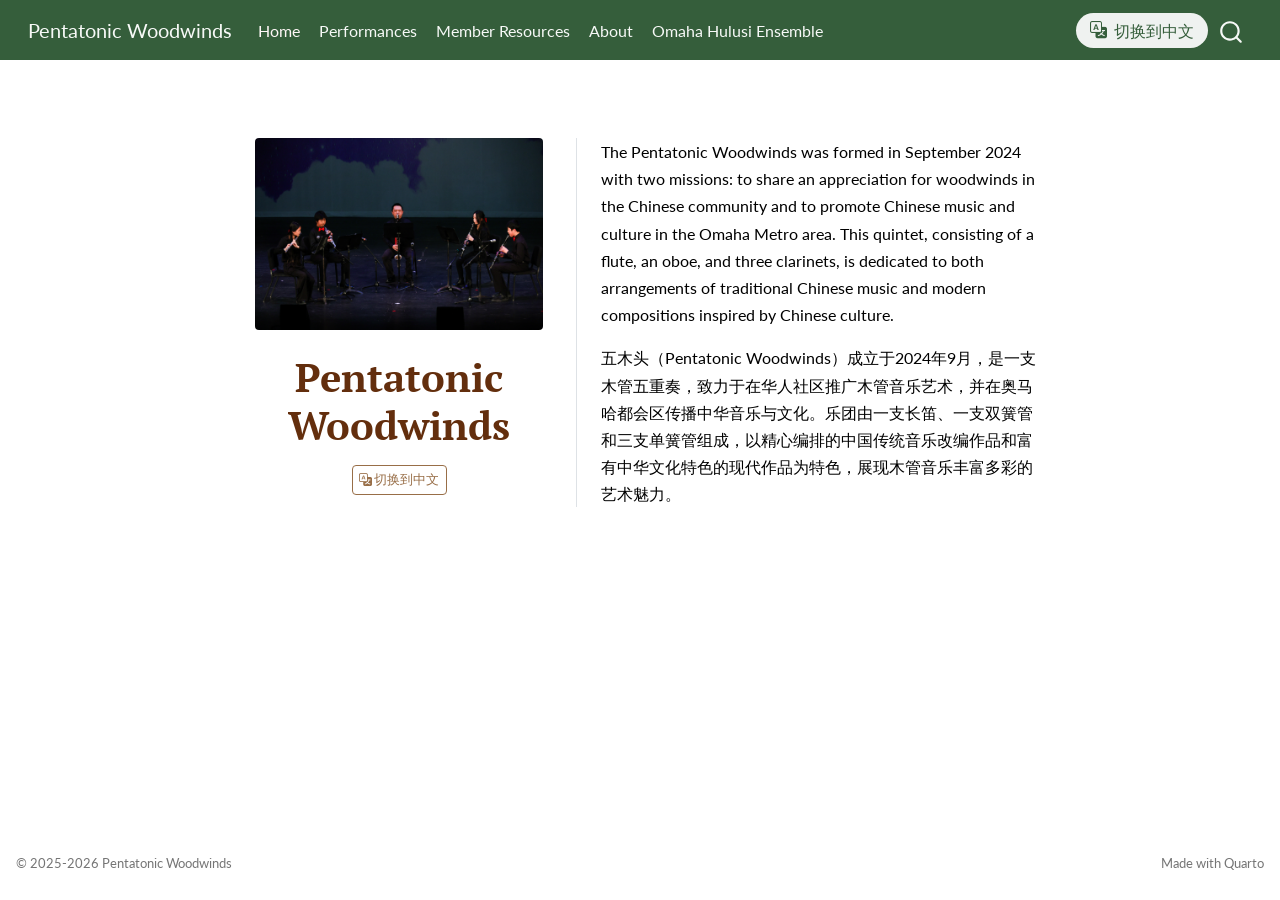
<file: docs/index.html>
<!DOCTYPE html>
<html xmlns="http://www.w3.org/1999/xhtml" lang="en" xml:lang="en"><head>

<meta charset="utf-8">
<meta name="generator" content="quarto-1.7.33">

<meta name="viewport" content="width=device-width, initial-scale=1.0, user-scalable=yes">


<title>Pentatonic Woodwinds</title>
<style>
code{white-space: pre-wrap;}
span.smallcaps{font-variant: small-caps;}
div.columns{display: flex; gap: min(4vw, 1.5em);}
div.column{flex: auto; overflow-x: auto;}
div.hanging-indent{margin-left: 1.5em; text-indent: -1.5em;}
ul.task-list{list-style: none;}
ul.task-list li input[type="checkbox"] {
  width: 0.8em;
  margin: 0 0.8em 0.2em -1em; /* quarto-specific, see https://github.com/quarto-dev/quarto-cli/issues/4556 */ 
  vertical-align: middle;
}
</style>


<script src="site_libs/quarto-nav/quarto-nav.js"></script>
<script src="site_libs/quarto-nav/headroom.min.js"></script>
<script src="site_libs/clipboard/clipboard.min.js"></script>
<script src="site_libs/quarto-search/autocomplete.umd.js"></script>
<script src="site_libs/quarto-search/fuse.min.js"></script>
<script src="site_libs/quarto-search/quarto-search.js"></script>
<meta name="quarto:offset" content="./">
<script src="site_libs/quarto-html/quarto.js" type="module"></script>
<script src="site_libs/quarto-html/tabsets/tabsets.js" type="module"></script>
<script src="site_libs/quarto-html/popper.min.js"></script>
<script src="site_libs/quarto-html/tippy.umd.min.js"></script>
<link href="site_libs/quarto-html/tippy.css" rel="stylesheet">
<link href="site_libs/quarto-html/quarto-syntax-highlighting-4931ad3a4f610300299060d87ad9de1f.css" rel="stylesheet" id="quarto-text-highlighting-styles">
<script src="site_libs/bootstrap/bootstrap.min.js"></script>
<link href="site_libs/bootstrap/bootstrap-icons.css" rel="stylesheet">
<link href="site_libs/bootstrap/bootstrap-2af9444a751143c533e33affe92fc59f.min.css" rel="stylesheet" append-hash="true" id="quarto-bootstrap" data-mode="light">
<script id="quarto-search-options" type="application/json">{
  "location": "navbar",
  "copy-button": false,
  "collapse-after": 3,
  "panel-placement": "end",
  "type": "overlay",
  "limit": 50,
  "keyboard-shortcut": [
    "f",
    "/",
    "s"
  ],
  "show-item-context": false,
  "language": {
    "search-no-results-text": "No results",
    "search-matching-documents-text": "matching documents",
    "search-copy-link-title": "Copy link to search",
    "search-hide-matches-text": "Hide additional matches",
    "search-more-match-text": "more match in this document",
    "search-more-matches-text": "more matches in this document",
    "search-clear-button-title": "Clear",
    "search-text-placeholder": "",
    "search-detached-cancel-button-title": "Cancel",
    "search-submit-button-title": "Submit",
    "search-label": "Search"
  }
}</script>
<script>
  // Set the language before first paint so the hidden half never flashes.
  // With JavaScript off no data-lang is set, the .lang-* rules never match,
  // and both languages stay visible.
  (function () {
    var stored = null;
    try { stored = window.localStorage.getItem("site-lang"); } catch (e) {}
    var lang = (stored === "zh" || stored === "en") ? stored
      : (navigator.language || "").toLowerCase().indexOf("zh") === 0 ? "zh" : "en";
    document.documentElement.setAttribute("data-lang", lang);
    document.documentElement.setAttribute("lang", lang === "zh" ? "zh-Hans" : "en");
  })();
</script>
<meta name="description" content="A Chinese woodwind quintet in the Omaha metro area: a flute, an oboe and three clarinets performing traditional and contemporary Chinese music.">
<meta property="og:description" content="A Chinese woodwind quintet in the Omaha metro area: a flute, an oboe and three clarinets performing traditional and contemporary Chinese music.">
<meta name="twitter:description" content="A Chinese woodwind quintet in the Omaha metro area: a flute, an oboe and three clarinets performing traditional and contemporary Chinese music.">


<meta property="og:title" content="Pentatonic Woodwinds">
<meta property="og:image" content="https://www.luozijun.com/pentatonicwoodwinds/images/gala2025.jpeg">
<meta property="og:site_name" content="Pentatonic Woodwinds">
<meta name="twitter:title" content="Pentatonic Woodwinds">
<meta name="twitter:image" content="https://www.luozijun.com/pentatonicwoodwinds/images/gala2025.jpeg">
<meta name="twitter:card" content="summary_large_image">
</head>

<body class="nav-fixed fullcontent quarto-light">

<div id="quarto-search-results"></div>
  <header id="quarto-header" class="headroom fixed-top">
    <nav class="navbar navbar-expand-lg " data-bs-theme="dark">
      <div class="navbar-container container-fluid">
      <div class="navbar-brand-container mx-auto">
    <a class="navbar-brand" href="./index.html">
    <span class="navbar-title">Pentatonic Woodwinds</span>
    </a>
  </div>
            <div id="quarto-search" class="" title="Search"></div>
          <button class="navbar-toggler" type="button" data-bs-toggle="collapse" data-bs-target="#navbarCollapse" aria-controls="navbarCollapse" role="menu" aria-expanded="false" aria-label="Toggle navigation" onclick="if (window.quartoToggleHeadroom) { window.quartoToggleHeadroom(); }">
  <span class="navbar-toggler-icon"></span>
</button>
          <div class="collapse navbar-collapse" id="navbarCollapse">
            <ul class="navbar-nav navbar-nav-scroll me-auto">
  <li class="nav-item">
    <a class="nav-link active" href="./index.html" aria-current="page"> 
<span class="menu-text">Home</span></a>
  </li>  
  <li class="nav-item">
    <a class="nav-link" href="./performances.html"> 
<span class="menu-text">Performances</span></a>
  </li>  
  <li class="nav-item">
    <a class="nav-link" href="./member.html"> 
<span class="menu-text">Member Resources</span></a>
  </li>  
  <li class="nav-item">
    <a class="nav-link" href="./about.html"> 
<span class="menu-text">About</span></a>
  </li>  
  <li class="nav-item">
    <a class="nav-link" href="https://www.luozijun.com/omahahulusi/"> 
<span class="menu-text">Omaha Hulusi Ensemble</span></a>
  </li>  
</ul>
          </div> <!-- /navcollapse -->
            <div class="quarto-navbar-tools">
</div>
      </div> <!-- /container-fluid -->
    </nav>
</header>
<!-- content -->
<div id="quarto-content" class="quarto-container page-columns page-rows-contents page-layout-article page-navbar">
<!-- sidebar -->
<!-- margin-sidebar -->
    
<!-- main -->
<main class="content" id="quarto-document-content">




<div class="quarto-about-trestles">
  <div class="about-entity">
    <img src="images/gala2025.jpeg" class="about-image
  rounded " style="width: 18em;">
<header id="title-block-header" class="quarto-title-block default">
<div class="quarto-title">
<h1 class="title">Pentatonic Woodwinds</h1>
</div>
<div class="quarto-title-meta">
  </div>
</header>
  </div>
  <div class="about-contents"><div id="hero-heading">
<div class="lang-en" lang="en">
<p>The Pentatonic Woodwinds was formed in September 2024 with two missions: to share an appreciation for woodwinds in the Chinese community and to promote Chinese music and culture in the Omaha Metro area. This quintet, consisting of a flute, an oboe, and three clarinets, is dedicated to both arrangements of traditional Chinese music and modern compositions inspired by Chinese culture.</p>
</div>
<div class="lang-zh" lang="zh-Hans">
<p>五木头（Pentatonic Woodwinds）成立于2024年9月，是一支木管五重奏，致力于在华人社区推广木管音乐艺术，并在奥马哈都会区传播中华音乐与文化。乐团由一支长笛、一支双簧管和三支单簧管组成，以精心编排的中国传统音乐改编作品和富有中华文化特色的现代作品为特色，展现木管音乐丰富多彩的艺术魅力。</p>
</div>
</div></div>
</div>





</main> <!-- /main -->
<script>
  // Site chrome that Quarto generates outside the .qmd sources: navbar labels,
  // page titles, descriptions and the footer. Page *content* is switched by the
  // .lang-en / .lang-zh rules in styles.scss instead.
  (function () {
    var STORAGE_KEY = "site-lang";

    var ZH = {
      "Pentatonic Woodwinds": "五木头",
      "Home": "首页",
      "Performances": "演出",
      "Member Resources": "团员资源",
      "About": "关于",
      "Omaha Hulusi Ensemble": "奥马哈葫芦丝合奏团",
      "The Pentatonic Woodwinds – a flute, an oboe and three clarinets – formed in September 2024 to share woodwind music in the Chinese community and promote Chinese music and culture across the Omaha metro area.":
        "五木头由一支长笛、一支双簧管和三支单簧管组成，成立于2024年9月，致力于在华人社区推广木管音乐，并在奥马哈都会区传播中华音乐与文化。",
      "Concerts, community performances and cultural exchange events by the Pentatonic Woodwinds in the Omaha metro area.":
        "五木头在奥马哈都会区的音乐会、社区演出与文化交流活动。",
      "Made with": "制作工具",
      "Search": "搜索"
    };

    // [button id, label id] for each language switch on the page.
    var SWITCHES = [
      ["lang-switch", "lang-switch-label"],
      ["lang-switch-hero", "lang-switch-hero-label"]
    ];

    // Elements whose text is swapped wholesale. Each entry is remembered with its
    // original English text so switching back is lossless.
    var SELECTORS = [
      ".navbar-title",
      ".navbar-nav .menu-text",
      "h1.title",
      "#title-block-header .description p",
      ".nav-footer a",
      "#quarto-search"
    ];

    function collect() {
      var out = [];
      SELECTORS.forEach(function (sel) {
        Array.prototype.forEach.call(document.querySelectorAll(sel), function (el) {
          var en = el.getAttribute("data-en");
          if (en === null) {
            en = el.id === "quarto-search" ? el.getAttribute("title") : el.textContent.trim();
            if (!en || !ZH[en]) return;
            el.setAttribute("data-en", en);
          }
          out.push(el);
        });
      });
      return out;
    }

    function apply(lang) {
      var zh = lang === "zh";
      collect().forEach(function (el) {
        var en = el.getAttribute("data-en");
        var text = zh ? ZH[en] : en;
        if (el.id === "quarto-search") {
          el.setAttribute("title", text);
          var input = el.querySelector("input");
          if (input) input.setAttribute("placeholder", text);
        } else {
          el.textContent = text;
        }
      });

      // "Made with Quarto" keeps the Quarto link, so only its lead-in moves.
      var madeWith = document.querySelector(".nav-footer-right p");
      if (madeWith && madeWith.firstChild && madeWith.firstChild.nodeType === 3) {
        madeWith.firstChild.nodeValue = zh ? "制作工具：" : "Made with ";
      }

      var titled = document.querySelector("h1.title");
      if (titled) {
        var suffix = zh ? " – 五木头" : " – Pentatonic Woodwinds";
        document.title = titled.textContent === (zh ? ZH["Pentatonic Woodwinds"] : "Pentatonic Woodwinds")
          ? titled.textContent
          : titled.textContent + suffix;
      }

      document.documentElement.setAttribute("data-lang", lang);
      document.documentElement.setAttribute("lang", zh ? "zh-Hans" : "en");

      // Phrase the label as an instruction, written in the language it
      // switches *to*: a Chinese speaker landing on the English page sees
      // Chinese text, which is what draws the eye, and vice versa.
      var instruction = zh ? "Switch to English" : "切换到中文";
      SWITCHES.forEach(function (ids) {
        var button = document.getElementById(ids[0]);
        var label = document.getElementById(ids[1]);
        if (!button || !label) return;
        label.textContent = instruction;
        label.setAttribute("lang", zh ? "en" : "zh-Hans");
        button.setAttribute("aria-label", instruction);
      });
    }

    function toggle(event) {
      event.preventDefault();
      var next = document.documentElement.getAttribute("data-lang") === "zh" ? "en" : "zh";
      try { window.localStorage.setItem(STORAGE_KEY, next); } catch (e) {}
      apply(next);
    }

    function mountNavbar() {
      var collapse = document.getElementById("navbarCollapse");
      if (!collapse || document.getElementById("lang-switch")) return;

      var list = document.createElement("ul");
      list.className = "navbar-nav navbar-nav-scroll";
      list.id = "lang-switch-nav";
      list.innerHTML =
        '<li class="nav-item">' +
        '<a class="nav-link" href="#" id="lang-switch" role="button">' +
        '<i class="bi bi-translate" aria-hidden="true"></i>' +
        '<span id="lang-switch-label"></span>' +
        "</a></li>";
      collapse.appendChild(list);
      document.getElementById("lang-switch").addEventListener("click", toggle);
    }

    // A second switch under the title on the About-template home page, built to
    // match Quarto's own about-link markup. Injected rather than declared as an
    // `about: links:` entry because Quarto rewrites those hrefs to be
    // site-root-relative ("/index.html#lang"), which points off this site to
    // luozijun.com. Injecting also means no switch appears when scripting is
    // off, which is right: both languages are already visible then.
    function mountHero() {
      var entity = document.querySelector(".quarto-about-trestles .about-entity");
      if (!entity || document.getElementById("lang-switch-hero")) return;

      var header = entity.querySelector("#title-block-header");
      if (!header) return;

      var links = entity.querySelector(".about-links");
      if (!links) {
        links = document.createElement("div");
        links.className = "about-links";
        header.insertAdjacentElement("afterend", links);
      }

      var link = document.createElement("a");
      link.className = "about-link";
      link.id = "lang-switch-hero";
      link.href = "#";
      link.setAttribute("role", "button");
      link.innerHTML =
        '<i class="bi bi-translate" aria-hidden="true"></i>' +
        '<span class="about-link-text" id="lang-switch-hero-label"></span>';
      links.appendChild(link);
      link.addEventListener("click", toggle);
    }

    function init() {
      mountNavbar();
      mountHero();
      apply(document.documentElement.getAttribute("data-lang") || "en");
    }

    if (document.readyState === "loading") {
      document.addEventListener("DOMContentLoaded", init);
    } else {
      init();
    }

    // Quarto builds the search input asynchronously, so watch for it rather
    // than depend on script order.
    var search = document.getElementById("quarto-search");
    if (search && window.MutationObserver) {
      new MutationObserver(function () {
        var input = search.querySelector("input");
        if (!input) return;
        var zh = document.documentElement.getAttribute("data-lang") === "zh";
        input.setAttribute("placeholder", zh ? ZH["Search"] : "Search");
      }).observe(search, { childList: true, subtree: true });
    }
  })();
</script>
<script id="quarto-html-after-body" type="application/javascript">
  window.document.addEventListener("DOMContentLoaded", function (event) {
    const isCodeAnnotation = (el) => {
      for (const clz of el.classList) {
        if (clz.startsWith('code-annotation-')) {                     
          return true;
        }
      }
      return false;
    }
    const onCopySuccess = function(e) {
      // button target
      const button = e.trigger;
      // don't keep focus
      button.blur();
      // flash "checked"
      button.classList.add('code-copy-button-checked');
      var currentTitle = button.getAttribute("title");
      button.setAttribute("title", "Copied!");
      let tooltip;
      if (window.bootstrap) {
        button.setAttribute("data-bs-toggle", "tooltip");
        button.setAttribute("data-bs-placement", "left");
        button.setAttribute("data-bs-title", "Copied!");
        tooltip = new bootstrap.Tooltip(button, 
          { trigger: "manual", 
            customClass: "code-copy-button-tooltip",
            offset: [0, -8]});
        tooltip.show();    
      }
      setTimeout(function() {
        if (tooltip) {
          tooltip.hide();
          button.removeAttribute("data-bs-title");
          button.removeAttribute("data-bs-toggle");
          button.removeAttribute("data-bs-placement");
        }
        button.setAttribute("title", currentTitle);
        button.classList.remove('code-copy-button-checked');
      }, 1000);
      // clear code selection
      e.clearSelection();
    }
    const getTextToCopy = function(trigger) {
        const codeEl = trigger.previousElementSibling.cloneNode(true);
        for (const childEl of codeEl.children) {
          if (isCodeAnnotation(childEl)) {
            childEl.remove();
          }
        }
        return codeEl.innerText;
    }
    const clipboard = new window.ClipboardJS('.code-copy-button:not([data-in-quarto-modal])', {
      text: getTextToCopy
    });
    clipboard.on('success', onCopySuccess);
    if (window.document.getElementById('quarto-embedded-source-code-modal')) {
      const clipboardModal = new window.ClipboardJS('.code-copy-button[data-in-quarto-modal]', {
        text: getTextToCopy,
        container: window.document.getElementById('quarto-embedded-source-code-modal')
      });
      clipboardModal.on('success', onCopySuccess);
    }
      var localhostRegex = new RegExp(/^(?:http|https):\/\/localhost\:?[0-9]*\//);
      var mailtoRegex = new RegExp(/^mailto:/);
        var filterRegex = new RegExp("https:\/\/www\.luozijun\.com\/pentatonicwoodwinds");
      var isInternal = (href) => {
          return filterRegex.test(href) || localhostRegex.test(href) || mailtoRegex.test(href);
      }
      // Inspect non-navigation links and adorn them if external
     var links = window.document.querySelectorAll('a[href]:not(.nav-link):not(.navbar-brand):not(.toc-action):not(.sidebar-link):not(.sidebar-item-toggle):not(.pagination-link):not(.no-external):not([aria-hidden]):not(.dropdown-item):not(.quarto-navigation-tool):not(.about-link)');
      for (var i=0; i<links.length; i++) {
        const link = links[i];
        if (!isInternal(link.href)) {
          // undo the damage that might have been done by quarto-nav.js in the case of
          // links that we want to consider external
          if (link.dataset.originalHref !== undefined) {
            link.href = link.dataset.originalHref;
          }
        }
      }
    function tippyHover(el, contentFn, onTriggerFn, onUntriggerFn) {
      const config = {
        allowHTML: true,
        maxWidth: 500,
        delay: 100,
        arrow: false,
        appendTo: function(el) {
            return el.parentElement;
        },
        interactive: true,
        interactiveBorder: 10,
        theme: 'quarto',
        placement: 'bottom-start',
      };
      if (contentFn) {
        config.content = contentFn;
      }
      if (onTriggerFn) {
        config.onTrigger = onTriggerFn;
      }
      if (onUntriggerFn) {
        config.onUntrigger = onUntriggerFn;
      }
      window.tippy(el, config); 
    }
    const noterefs = window.document.querySelectorAll('a[role="doc-noteref"]');
    for (var i=0; i<noterefs.length; i++) {
      const ref = noterefs[i];
      tippyHover(ref, function() {
        // use id or data attribute instead here
        let href = ref.getAttribute('data-footnote-href') || ref.getAttribute('href');
        try { href = new URL(href).hash; } catch {}
        const id = href.replace(/^#\/?/, "");
        const note = window.document.getElementById(id);
        if (note) {
          return note.innerHTML;
        } else {
          return "";
        }
      });
    }
    const xrefs = window.document.querySelectorAll('a.quarto-xref');
    const processXRef = (id, note) => {
      // Strip column container classes
      const stripColumnClz = (el) => {
        el.classList.remove("page-full", "page-columns");
        if (el.children) {
          for (const child of el.children) {
            stripColumnClz(child);
          }
        }
      }
      stripColumnClz(note)
      if (id === null || id.startsWith('sec-')) {
        // Special case sections, only their first couple elements
        const container = document.createElement("div");
        if (note.children && note.children.length > 2) {
          container.appendChild(note.children[0].cloneNode(true));
          for (let i = 1; i < note.children.length; i++) {
            const child = note.children[i];
            if (child.tagName === "P" && child.innerText === "") {
              continue;
            } else {
              container.appendChild(child.cloneNode(true));
              break;
            }
          }
          if (window.Quarto?.typesetMath) {
            window.Quarto.typesetMath(container);
          }
          return container.innerHTML
        } else {
          if (window.Quarto?.typesetMath) {
            window.Quarto.typesetMath(note);
          }
          return note.innerHTML;
        }
      } else {
        // Remove any anchor links if they are present
        const anchorLink = note.querySelector('a.anchorjs-link');
        if (anchorLink) {
          anchorLink.remove();
        }
        if (window.Quarto?.typesetMath) {
          window.Quarto.typesetMath(note);
        }
        if (note.classList.contains("callout")) {
          return note.outerHTML;
        } else {
          return note.innerHTML;
        }
      }
    }
    for (var i=0; i<xrefs.length; i++) {
      const xref = xrefs[i];
      tippyHover(xref, undefined, function(instance) {
        instance.disable();
        let url = xref.getAttribute('href');
        let hash = undefined; 
        if (url.startsWith('#')) {
          hash = url;
        } else {
          try { hash = new URL(url).hash; } catch {}
        }
        if (hash) {
          const id = hash.replace(/^#\/?/, "");
          const note = window.document.getElementById(id);
          if (note !== null) {
            try {
              const html = processXRef(id, note.cloneNode(true));
              instance.setContent(html);
            } finally {
              instance.enable();
              instance.show();
            }
          } else {
            // See if we can fetch this
            fetch(url.split('#')[0])
            .then(res => res.text())
            .then(html => {
              const parser = new DOMParser();
              const htmlDoc = parser.parseFromString(html, "text/html");
              const note = htmlDoc.getElementById(id);
              if (note !== null) {
                const html = processXRef(id, note);
                instance.setContent(html);
              } 
            }).finally(() => {
              instance.enable();
              instance.show();
            });
          }
        } else {
          // See if we can fetch a full url (with no hash to target)
          // This is a special case and we should probably do some content thinning / targeting
          fetch(url)
          .then(res => res.text())
          .then(html => {
            const parser = new DOMParser();
            const htmlDoc = parser.parseFromString(html, "text/html");
            const note = htmlDoc.querySelector('main.content');
            if (note !== null) {
              // This should only happen for chapter cross references
              // (since there is no id in the URL)
              // remove the first header
              if (note.children.length > 0 && note.children[0].tagName === "HEADER") {
                note.children[0].remove();
              }
              const html = processXRef(null, note);
              instance.setContent(html);
            } 
          }).finally(() => {
            instance.enable();
            instance.show();
          });
        }
      }, function(instance) {
      });
    }
        let selectedAnnoteEl;
        const selectorForAnnotation = ( cell, annotation) => {
          let cellAttr = 'data-code-cell="' + cell + '"';
          let lineAttr = 'data-code-annotation="' +  annotation + '"';
          const selector = 'span[' + cellAttr + '][' + lineAttr + ']';
          return selector;
        }
        const selectCodeLines = (annoteEl) => {
          const doc = window.document;
          const targetCell = annoteEl.getAttribute("data-target-cell");
          const targetAnnotation = annoteEl.getAttribute("data-target-annotation");
          const annoteSpan = window.document.querySelector(selectorForAnnotation(targetCell, targetAnnotation));
          const lines = annoteSpan.getAttribute("data-code-lines").split(",");
          const lineIds = lines.map((line) => {
            return targetCell + "-" + line;
          })
          let top = null;
          let height = null;
          let parent = null;
          if (lineIds.length > 0) {
              //compute the position of the single el (top and bottom and make a div)
              const el = window.document.getElementById(lineIds[0]);
              top = el.offsetTop;
              height = el.offsetHeight;
              parent = el.parentElement.parentElement;
            if (lineIds.length > 1) {
              const lastEl = window.document.getElementById(lineIds[lineIds.length - 1]);
              const bottom = lastEl.offsetTop + lastEl.offsetHeight;
              height = bottom - top;
            }
            if (top !== null && height !== null && parent !== null) {
              // cook up a div (if necessary) and position it 
              let div = window.document.getElementById("code-annotation-line-highlight");
              if (div === null) {
                div = window.document.createElement("div");
                div.setAttribute("id", "code-annotation-line-highlight");
                div.style.position = 'absolute';
                parent.appendChild(div);
              }
              div.style.top = top - 2 + "px";
              div.style.height = height + 4 + "px";
              div.style.left = 0;
              let gutterDiv = window.document.getElementById("code-annotation-line-highlight-gutter");
              if (gutterDiv === null) {
                gutterDiv = window.document.createElement("div");
                gutterDiv.setAttribute("id", "code-annotation-line-highlight-gutter");
                gutterDiv.style.position = 'absolute';
                const codeCell = window.document.getElementById(targetCell);
                const gutter = codeCell.querySelector('.code-annotation-gutter');
                gutter.appendChild(gutterDiv);
              }
              gutterDiv.style.top = top - 2 + "px";
              gutterDiv.style.height = height + 4 + "px";
            }
            selectedAnnoteEl = annoteEl;
          }
        };
        const unselectCodeLines = () => {
          const elementsIds = ["code-annotation-line-highlight", "code-annotation-line-highlight-gutter"];
          elementsIds.forEach((elId) => {
            const div = window.document.getElementById(elId);
            if (div) {
              div.remove();
            }
          });
          selectedAnnoteEl = undefined;
        };
          // Handle positioning of the toggle
      window.addEventListener(
        "resize",
        throttle(() => {
          elRect = undefined;
          if (selectedAnnoteEl) {
            selectCodeLines(selectedAnnoteEl);
          }
        }, 10)
      );
      function throttle(fn, ms) {
      let throttle = false;
      let timer;
        return (...args) => {
          if(!throttle) { // first call gets through
              fn.apply(this, args);
              throttle = true;
          } else { // all the others get throttled
              if(timer) clearTimeout(timer); // cancel #2
              timer = setTimeout(() => {
                fn.apply(this, args);
                timer = throttle = false;
              }, ms);
          }
        };
      }
        // Attach click handler to the DT
        const annoteDls = window.document.querySelectorAll('dt[data-target-cell]');
        for (const annoteDlNode of annoteDls) {
          annoteDlNode.addEventListener('click', (event) => {
            const clickedEl = event.target;
            if (clickedEl !== selectedAnnoteEl) {
              unselectCodeLines();
              const activeEl = window.document.querySelector('dt[data-target-cell].code-annotation-active');
              if (activeEl) {
                activeEl.classList.remove('code-annotation-active');
              }
              selectCodeLines(clickedEl);
              clickedEl.classList.add('code-annotation-active');
            } else {
              // Unselect the line
              unselectCodeLines();
              clickedEl.classList.remove('code-annotation-active');
            }
          });
        }
    const findCites = (el) => {
      const parentEl = el.parentElement;
      if (parentEl) {
        const cites = parentEl.dataset.cites;
        if (cites) {
          return {
            el,
            cites: cites.split(' ')
          };
        } else {
          return findCites(el.parentElement)
        }
      } else {
        return undefined;
      }
    };
    var bibliorefs = window.document.querySelectorAll('a[role="doc-biblioref"]');
    for (var i=0; i<bibliorefs.length; i++) {
      const ref = bibliorefs[i];
      const citeInfo = findCites(ref);
      if (citeInfo) {
        tippyHover(citeInfo.el, function() {
          var popup = window.document.createElement('div');
          citeInfo.cites.forEach(function(cite) {
            var citeDiv = window.document.createElement('div');
            citeDiv.classList.add('hanging-indent');
            citeDiv.classList.add('csl-entry');
            var biblioDiv = window.document.getElementById('ref-' + cite);
            if (biblioDiv) {
              citeDiv.innerHTML = biblioDiv.innerHTML;
            }
            popup.appendChild(citeDiv);
          });
          return popup.innerHTML;
        });
      }
    }
  });
  </script>
</div> <!-- /content -->
<footer class="footer">
  <div class="nav-footer">
    <div class="nav-footer-left">
<p>© 2025-2026 <a href="https://www.luozijun.com/pentatonicwoodwinds">Pentatonic Woodwinds</a><br></p>
</div>   
    <div class="nav-footer-center">
      &nbsp;
    </div>
    <div class="nav-footer-right">
<p>Made with <a href="https://quarto.org/">Quarto</a><br></p>
</div>
  </div>
</footer>




</body></html>
</file>
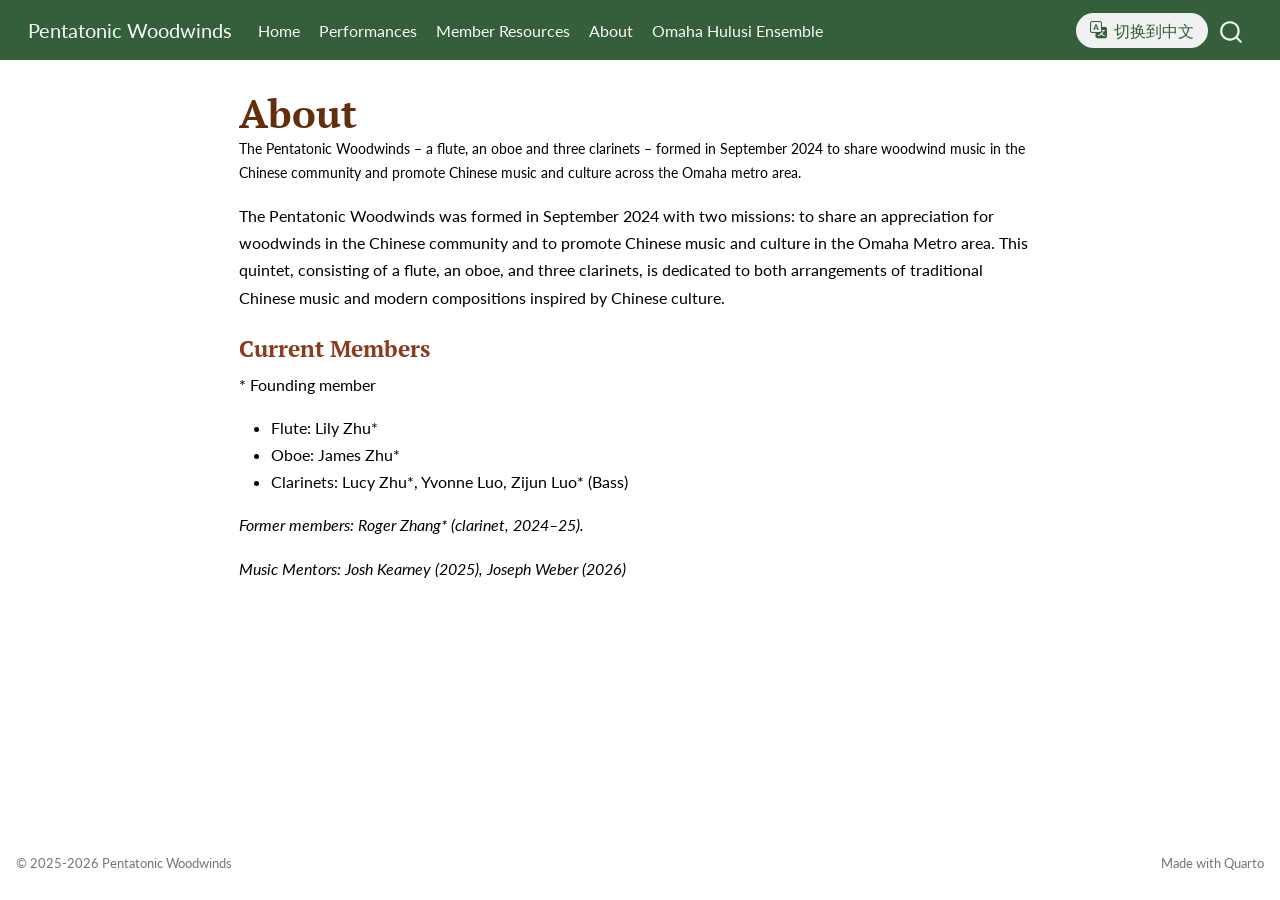
<file: docs/about.html>
<!DOCTYPE html>
<html xmlns="http://www.w3.org/1999/xhtml" lang="en" xml:lang="en"><head>

<meta charset="utf-8">
<meta name="generator" content="quarto-1.7.33">

<meta name="viewport" content="width=device-width, initial-scale=1.0, user-scalable=yes">

<meta name="description" content="The Pentatonic Woodwinds – a flute, an oboe and three clarinets – formed in September 2024 to share woodwind music in the Chinese community and promote Chinese music and culture across the Omaha metro area.">

<title>About – Pentatonic Woodwinds</title>
<style>
code{white-space: pre-wrap;}
span.smallcaps{font-variant: small-caps;}
div.columns{display: flex; gap: min(4vw, 1.5em);}
div.column{flex: auto; overflow-x: auto;}
div.hanging-indent{margin-left: 1.5em; text-indent: -1.5em;}
ul.task-list{list-style: none;}
ul.task-list li input[type="checkbox"] {
  width: 0.8em;
  margin: 0 0.8em 0.2em -1em; /* quarto-specific, see https://github.com/quarto-dev/quarto-cli/issues/4556 */ 
  vertical-align: middle;
}
</style>


<script src="site_libs/quarto-nav/quarto-nav.js"></script>
<script src="site_libs/quarto-nav/headroom.min.js"></script>
<script src="site_libs/clipboard/clipboard.min.js"></script>
<script src="site_libs/quarto-search/autocomplete.umd.js"></script>
<script src="site_libs/quarto-search/fuse.min.js"></script>
<script src="site_libs/quarto-search/quarto-search.js"></script>
<meta name="quarto:offset" content="./">
<script src="site_libs/quarto-html/quarto.js" type="module"></script>
<script src="site_libs/quarto-html/tabsets/tabsets.js" type="module"></script>
<script src="site_libs/quarto-html/popper.min.js"></script>
<script src="site_libs/quarto-html/tippy.umd.min.js"></script>
<script src="site_libs/quarto-html/anchor.min.js"></script>
<link href="site_libs/quarto-html/tippy.css" rel="stylesheet">
<link href="site_libs/quarto-html/quarto-syntax-highlighting-4931ad3a4f610300299060d87ad9de1f.css" rel="stylesheet" id="quarto-text-highlighting-styles">
<script src="site_libs/bootstrap/bootstrap.min.js"></script>
<link href="site_libs/bootstrap/bootstrap-icons.css" rel="stylesheet">
<link href="site_libs/bootstrap/bootstrap-2af9444a751143c533e33affe92fc59f.min.css" rel="stylesheet" append-hash="true" id="quarto-bootstrap" data-mode="light">
<script id="quarto-search-options" type="application/json">{
  "location": "navbar",
  "copy-button": false,
  "collapse-after": 3,
  "panel-placement": "end",
  "type": "overlay",
  "limit": 50,
  "keyboard-shortcut": [
    "f",
    "/",
    "s"
  ],
  "show-item-context": false,
  "language": {
    "search-no-results-text": "No results",
    "search-matching-documents-text": "matching documents",
    "search-copy-link-title": "Copy link to search",
    "search-hide-matches-text": "Hide additional matches",
    "search-more-match-text": "more match in this document",
    "search-more-matches-text": "more matches in this document",
    "search-clear-button-title": "Clear",
    "search-text-placeholder": "",
    "search-detached-cancel-button-title": "Cancel",
    "search-submit-button-title": "Submit",
    "search-label": "Search"
  }
}</script>
<script>
  // Set the language before first paint so the hidden half never flashes.
  // With JavaScript off no data-lang is set, the .lang-* rules never match,
  // and both languages stay visible.
  (function () {
    var stored = null;
    try { stored = window.localStorage.getItem("site-lang"); } catch (e) {}
    var lang = (stored === "zh" || stored === "en") ? stored
      : (navigator.language || "").toLowerCase().indexOf("zh") === 0 ? "zh" : "en";
    document.documentElement.setAttribute("data-lang", lang);
    document.documentElement.setAttribute("lang", lang === "zh" ? "zh-Hans" : "en");
  })();
</script>


<meta property="og:title" content="About – Pentatonic Woodwinds">
<meta property="og:description" content="The Pentatonic Woodwinds – a flute, an oboe and three clarinets – formed in September 2024 to share woodwind music in the Chinese community and promote Chinese music and culture across the Omaha metro area.">
<meta property="og:image" content="https://www.luozijun.com/pentatonicwoodwinds/images/gala2025.jpeg">
<meta property="og:site_name" content="Pentatonic Woodwinds">
<meta name="twitter:title" content="About – Pentatonic Woodwinds">
<meta name="twitter:description" content="The Pentatonic Woodwinds – a flute, an oboe and three clarinets – formed in September 2024 to share woodwind music in the Chinese community and promote Chinese music and culture across the Omaha metro area.">
<meta name="twitter:image" content="https://www.luozijun.com/pentatonicwoodwinds/images/gala2025.jpeg">
<meta name="twitter:card" content="summary_large_image">
</head>

<body class="nav-fixed fullcontent quarto-light">

<div id="quarto-search-results"></div>
  <header id="quarto-header" class="headroom fixed-top">
    <nav class="navbar navbar-expand-lg " data-bs-theme="dark">
      <div class="navbar-container container-fluid">
      <div class="navbar-brand-container mx-auto">
    <a class="navbar-brand" href="./index.html">
    <span class="navbar-title">Pentatonic Woodwinds</span>
    </a>
  </div>
            <div id="quarto-search" class="" title="Search"></div>
          <button class="navbar-toggler" type="button" data-bs-toggle="collapse" data-bs-target="#navbarCollapse" aria-controls="navbarCollapse" role="menu" aria-expanded="false" aria-label="Toggle navigation" onclick="if (window.quartoToggleHeadroom) { window.quartoToggleHeadroom(); }">
  <span class="navbar-toggler-icon"></span>
</button>
          <div class="collapse navbar-collapse" id="navbarCollapse">
            <ul class="navbar-nav navbar-nav-scroll me-auto">
  <li class="nav-item">
    <a class="nav-link" href="./index.html"> 
<span class="menu-text">Home</span></a>
  </li>  
  <li class="nav-item">
    <a class="nav-link" href="./performances.html"> 
<span class="menu-text">Performances</span></a>
  </li>  
  <li class="nav-item">
    <a class="nav-link" href="./member.html"> 
<span class="menu-text">Member Resources</span></a>
  </li>  
  <li class="nav-item">
    <a class="nav-link active" href="./about.html" aria-current="page"> 
<span class="menu-text">About</span></a>
  </li>  
  <li class="nav-item">
    <a class="nav-link" href="https://www.luozijun.com/omahahulusi/"> 
<span class="menu-text">Omaha Hulusi Ensemble</span></a>
  </li>  
</ul>
          </div> <!-- /navcollapse -->
            <div class="quarto-navbar-tools">
</div>
      </div> <!-- /container-fluid -->
    </nav>
</header>
<!-- content -->
<div id="quarto-content" class="quarto-container page-columns page-rows-contents page-layout-article page-navbar">
<!-- sidebar -->
<!-- margin-sidebar -->
    
<!-- main -->
<main class="content" id="quarto-document-content">

<header id="title-block-header" class="quarto-title-block default">
<div class="quarto-title">
<h1 class="title">About</h1>
</div>

<div>
  <div class="description">
    <p>The Pentatonic Woodwinds – a flute, an oboe and three clarinets – formed in September 2024 to share woodwind music in the Chinese community and promote Chinese music and culture across the Omaha metro area.</p>
  </div>
</div>


<div class="quarto-title-meta">

    
  
    
  </div>
  


</header>


<div class="lang-en">
<p>The Pentatonic Woodwinds was formed in September 2024 with two missions: to share an appreciation for woodwinds in the Chinese community and to promote Chinese music and culture in the Omaha Metro area. This quintet, consisting of a flute, an oboe, and three clarinets, is dedicated to both arrangements of traditional Chinese music and modern compositions inspired by Chinese culture.</p>
<section id="current-members" class="level3">
<h3 class="anchored" data-anchor-id="current-members">Current Members</h3>
<p>* Founding member</p>
</section>
</div>
<div class="lang-zh">
<p>五木头（Pentatonic Woodwinds）成立于2024年9月，是一支木管五重奏，致力于在华人社区推广木管音乐艺术，并在奥马哈都会区传播中华音乐与文化。乐团由一支长笛、一支双簧管和三支单簧管组成，以精心编排的中国传统音乐改编作品和富有中华文化特色的现代作品为特色，展现木管音乐丰富多彩的艺术魅力。</p>
<section id="现任团员" class="level3">
<h3 class="anchored" data-anchor-id="现任团员">现任团员</h3>
<p>* 创团成员</p>
</section>
</div>
<ul>
<li><span class="lang-en">Flute</span><span class="lang-zh">长笛</span>: <span class="lang-en">Lily Zhu</span><span class="lang-zh">朱馨乐</span>*</li>
<li><span class="lang-en">Oboe</span><span class="lang-zh">双簧管</span>: <span class="lang-en">James Zhu</span><span class="lang-zh">朱博宇</span>*</li>
<li><span class="lang-en">Clarinets</span><span class="lang-zh">单簧管</span>: <span class="lang-en">Lucy Zhu</span><span class="lang-zh">朱馨晨</span>*, <span class="lang-en">Yvonne Luo</span><span class="lang-zh">罗思悦</span>, <span class="lang-en">Zijun Luo</span><span class="lang-zh">罗子俊</span>* (<span class="lang-en">Bass</span><span class="lang-zh">低音</span>)</li>
</ul>
<div class="lang-en">
<p><em>Former members: Roger Zhang* (clarinet, 2024–25).</em></p>
<p><em>Music Mentors: Josh Kearney (2025), Joseph Weber (2026)</em></p>
</div>
<div class="lang-zh">
<p><em>前团员：张世城*（单簧管，2024–25年）。</em></p>
<p><em>音乐指导：Josh Kearney（2025年），Joseph Weber（2026年）</em></p>
</div>



</main> <!-- /main -->
<script>
  // Site chrome that Quarto generates outside the .qmd sources: navbar labels,
  // page titles, descriptions and the footer. Page *content* is switched by the
  // .lang-en / .lang-zh rules in styles.scss instead.
  (function () {
    var STORAGE_KEY = "site-lang";

    var ZH = {
      "Pentatonic Woodwinds": "五木头",
      "Home": "首页",
      "Performances": "演出",
      "Member Resources": "团员资源",
      "About": "关于",
      "Omaha Hulusi Ensemble": "奥马哈葫芦丝合奏团",
      "The Pentatonic Woodwinds – a flute, an oboe and three clarinets – formed in September 2024 to share woodwind music in the Chinese community and promote Chinese music and culture across the Omaha metro area.":
        "五木头由一支长笛、一支双簧管和三支单簧管组成，成立于2024年9月，致力于在华人社区推广木管音乐，并在奥马哈都会区传播中华音乐与文化。",
      "Concerts, community performances and cultural exchange events by the Pentatonic Woodwinds in the Omaha metro area.":
        "五木头在奥马哈都会区的音乐会、社区演出与文化交流活动。",
      "Made with": "制作工具",
      "Search": "搜索"
    };

    // [button id, label id] for each language switch on the page.
    var SWITCHES = [
      ["lang-switch", "lang-switch-label"],
      ["lang-switch-hero", "lang-switch-hero-label"]
    ];

    // Elements whose text is swapped wholesale. Each entry is remembered with its
    // original English text so switching back is lossless.
    var SELECTORS = [
      ".navbar-title",
      ".navbar-nav .menu-text",
      "h1.title",
      "#title-block-header .description p",
      ".nav-footer a",
      "#quarto-search"
    ];

    function collect() {
      var out = [];
      SELECTORS.forEach(function (sel) {
        Array.prototype.forEach.call(document.querySelectorAll(sel), function (el) {
          var en = el.getAttribute("data-en");
          if (en === null) {
            en = el.id === "quarto-search" ? el.getAttribute("title") : el.textContent.trim();
            if (!en || !ZH[en]) return;
            el.setAttribute("data-en", en);
          }
          out.push(el);
        });
      });
      return out;
    }

    function apply(lang) {
      var zh = lang === "zh";
      collect().forEach(function (el) {
        var en = el.getAttribute("data-en");
        var text = zh ? ZH[en] : en;
        if (el.id === "quarto-search") {
          el.setAttribute("title", text);
          var input = el.querySelector("input");
          if (input) input.setAttribute("placeholder", text);
        } else {
          el.textContent = text;
        }
      });

      // "Made with Quarto" keeps the Quarto link, so only its lead-in moves.
      var madeWith = document.querySelector(".nav-footer-right p");
      if (madeWith && madeWith.firstChild && madeWith.firstChild.nodeType === 3) {
        madeWith.firstChild.nodeValue = zh ? "制作工具：" : "Made with ";
      }

      var titled = document.querySelector("h1.title");
      if (titled) {
        var suffix = zh ? " – 五木头" : " – Pentatonic Woodwinds";
        document.title = titled.textContent === (zh ? ZH["Pentatonic Woodwinds"] : "Pentatonic Woodwinds")
          ? titled.textContent
          : titled.textContent + suffix;
      }

      document.documentElement.setAttribute("data-lang", lang);
      document.documentElement.setAttribute("lang", zh ? "zh-Hans" : "en");

      // Phrase the label as an instruction, written in the language it
      // switches *to*: a Chinese speaker landing on the English page sees
      // Chinese text, which is what draws the eye, and vice versa.
      var instruction = zh ? "Switch to English" : "切换到中文";
      SWITCHES.forEach(function (ids) {
        var button = document.getElementById(ids[0]);
        var label = document.getElementById(ids[1]);
        if (!button || !label) return;
        label.textContent = instruction;
        label.setAttribute("lang", zh ? "en" : "zh-Hans");
        button.setAttribute("aria-label", instruction);
      });
    }

    function toggle(event) {
      event.preventDefault();
      var next = document.documentElement.getAttribute("data-lang") === "zh" ? "en" : "zh";
      try { window.localStorage.setItem(STORAGE_KEY, next); } catch (e) {}
      apply(next);
    }

    function mountNavbar() {
      var collapse = document.getElementById("navbarCollapse");
      if (!collapse || document.getElementById("lang-switch")) return;

      var list = document.createElement("ul");
      list.className = "navbar-nav navbar-nav-scroll";
      list.id = "lang-switch-nav";
      list.innerHTML =
        '<li class="nav-item">' +
        '<a class="nav-link" href="#" id="lang-switch" role="button">' +
        '<i class="bi bi-translate" aria-hidden="true"></i>' +
        '<span id="lang-switch-label"></span>' +
        "</a></li>";
      collapse.appendChild(list);
      document.getElementById("lang-switch").addEventListener("click", toggle);
    }

    // A second switch under the title on the About-template home page, built to
    // match Quarto's own about-link markup. Injected rather than declared as an
    // `about: links:` entry because Quarto rewrites those hrefs to be
    // site-root-relative ("/index.html#lang"), which points off this site to
    // luozijun.com. Injecting also means no switch appears when scripting is
    // off, which is right: both languages are already visible then.
    function mountHero() {
      var entity = document.querySelector(".quarto-about-trestles .about-entity");
      if (!entity || document.getElementById("lang-switch-hero")) return;

      var header = entity.querySelector("#title-block-header");
      if (!header) return;

      var links = entity.querySelector(".about-links");
      if (!links) {
        links = document.createElement("div");
        links.className = "about-links";
        header.insertAdjacentElement("afterend", links);
      }

      var link = document.createElement("a");
      link.className = "about-link";
      link.id = "lang-switch-hero";
      link.href = "#";
      link.setAttribute("role", "button");
      link.innerHTML =
        '<i class="bi bi-translate" aria-hidden="true"></i>' +
        '<span class="about-link-text" id="lang-switch-hero-label"></span>';
      links.appendChild(link);
      link.addEventListener("click", toggle);
    }

    function init() {
      mountNavbar();
      mountHero();
      apply(document.documentElement.getAttribute("data-lang") || "en");
    }

    if (document.readyState === "loading") {
      document.addEventListener("DOMContentLoaded", init);
    } else {
      init();
    }

    // Quarto builds the search input asynchronously, so watch for it rather
    // than depend on script order.
    var search = document.getElementById("quarto-search");
    if (search && window.MutationObserver) {
      new MutationObserver(function () {
        var input = search.querySelector("input");
        if (!input) return;
        var zh = document.documentElement.getAttribute("data-lang") === "zh";
        input.setAttribute("placeholder", zh ? ZH["Search"] : "Search");
      }).observe(search, { childList: true, subtree: true });
    }
  })();
</script>
<script id="quarto-html-after-body" type="application/javascript">
  window.document.addEventListener("DOMContentLoaded", function (event) {
    const icon = "";
    const anchorJS = new window.AnchorJS();
    anchorJS.options = {
      placement: 'right',
      icon: icon
    };
    anchorJS.add('.anchored');
    const isCodeAnnotation = (el) => {
      for (const clz of el.classList) {
        if (clz.startsWith('code-annotation-')) {                     
          return true;
        }
      }
      return false;
    }
    const onCopySuccess = function(e) {
      // button target
      const button = e.trigger;
      // don't keep focus
      button.blur();
      // flash "checked"
      button.classList.add('code-copy-button-checked');
      var currentTitle = button.getAttribute("title");
      button.setAttribute("title", "Copied!");
      let tooltip;
      if (window.bootstrap) {
        button.setAttribute("data-bs-toggle", "tooltip");
        button.setAttribute("data-bs-placement", "left");
        button.setAttribute("data-bs-title", "Copied!");
        tooltip = new bootstrap.Tooltip(button, 
          { trigger: "manual", 
            customClass: "code-copy-button-tooltip",
            offset: [0, -8]});
        tooltip.show();    
      }
      setTimeout(function() {
        if (tooltip) {
          tooltip.hide();
          button.removeAttribute("data-bs-title");
          button.removeAttribute("data-bs-toggle");
          button.removeAttribute("data-bs-placement");
        }
        button.setAttribute("title", currentTitle);
        button.classList.remove('code-copy-button-checked');
      }, 1000);
      // clear code selection
      e.clearSelection();
    }
    const getTextToCopy = function(trigger) {
        const codeEl = trigger.previousElementSibling.cloneNode(true);
        for (const childEl of codeEl.children) {
          if (isCodeAnnotation(childEl)) {
            childEl.remove();
          }
        }
        return codeEl.innerText;
    }
    const clipboard = new window.ClipboardJS('.code-copy-button:not([data-in-quarto-modal])', {
      text: getTextToCopy
    });
    clipboard.on('success', onCopySuccess);
    if (window.document.getElementById('quarto-embedded-source-code-modal')) {
      const clipboardModal = new window.ClipboardJS('.code-copy-button[data-in-quarto-modal]', {
        text: getTextToCopy,
        container: window.document.getElementById('quarto-embedded-source-code-modal')
      });
      clipboardModal.on('success', onCopySuccess);
    }
      var localhostRegex = new RegExp(/^(?:http|https):\/\/localhost\:?[0-9]*\//);
      var mailtoRegex = new RegExp(/^mailto:/);
        var filterRegex = new RegExp("https:\/\/www\.luozijun\.com\/pentatonicwoodwinds");
      var isInternal = (href) => {
          return filterRegex.test(href) || localhostRegex.test(href) || mailtoRegex.test(href);
      }
      // Inspect non-navigation links and adorn them if external
     var links = window.document.querySelectorAll('a[href]:not(.nav-link):not(.navbar-brand):not(.toc-action):not(.sidebar-link):not(.sidebar-item-toggle):not(.pagination-link):not(.no-external):not([aria-hidden]):not(.dropdown-item):not(.quarto-navigation-tool):not(.about-link)');
      for (var i=0; i<links.length; i++) {
        const link = links[i];
        if (!isInternal(link.href)) {
          // undo the damage that might have been done by quarto-nav.js in the case of
          // links that we want to consider external
          if (link.dataset.originalHref !== undefined) {
            link.href = link.dataset.originalHref;
          }
        }
      }
    function tippyHover(el, contentFn, onTriggerFn, onUntriggerFn) {
      const config = {
        allowHTML: true,
        maxWidth: 500,
        delay: 100,
        arrow: false,
        appendTo: function(el) {
            return el.parentElement;
        },
        interactive: true,
        interactiveBorder: 10,
        theme: 'quarto',
        placement: 'bottom-start',
      };
      if (contentFn) {
        config.content = contentFn;
      }
      if (onTriggerFn) {
        config.onTrigger = onTriggerFn;
      }
      if (onUntriggerFn) {
        config.onUntrigger = onUntriggerFn;
      }
      window.tippy(el, config); 
    }
    const noterefs = window.document.querySelectorAll('a[role="doc-noteref"]');
    for (var i=0; i<noterefs.length; i++) {
      const ref = noterefs[i];
      tippyHover(ref, function() {
        // use id or data attribute instead here
        let href = ref.getAttribute('data-footnote-href') || ref.getAttribute('href');
        try { href = new URL(href).hash; } catch {}
        const id = href.replace(/^#\/?/, "");
        const note = window.document.getElementById(id);
        if (note) {
          return note.innerHTML;
        } else {
          return "";
        }
      });
    }
    const xrefs = window.document.querySelectorAll('a.quarto-xref');
    const processXRef = (id, note) => {
      // Strip column container classes
      const stripColumnClz = (el) => {
        el.classList.remove("page-full", "page-columns");
        if (el.children) {
          for (const child of el.children) {
            stripColumnClz(child);
          }
        }
      }
      stripColumnClz(note)
      if (id === null || id.startsWith('sec-')) {
        // Special case sections, only their first couple elements
        const container = document.createElement("div");
        if (note.children && note.children.length > 2) {
          container.appendChild(note.children[0].cloneNode(true));
          for (let i = 1; i < note.children.length; i++) {
            const child = note.children[i];
            if (child.tagName === "P" && child.innerText === "") {
              continue;
            } else {
              container.appendChild(child.cloneNode(true));
              break;
            }
          }
          if (window.Quarto?.typesetMath) {
            window.Quarto.typesetMath(container);
          }
          return container.innerHTML
        } else {
          if (window.Quarto?.typesetMath) {
            window.Quarto.typesetMath(note);
          }
          return note.innerHTML;
        }
      } else {
        // Remove any anchor links if they are present
        const anchorLink = note.querySelector('a.anchorjs-link');
        if (anchorLink) {
          anchorLink.remove();
        }
        if (window.Quarto?.typesetMath) {
          window.Quarto.typesetMath(note);
        }
        if (note.classList.contains("callout")) {
          return note.outerHTML;
        } else {
          return note.innerHTML;
        }
      }
    }
    for (var i=0; i<xrefs.length; i++) {
      const xref = xrefs[i];
      tippyHover(xref, undefined, function(instance) {
        instance.disable();
        let url = xref.getAttribute('href');
        let hash = undefined; 
        if (url.startsWith('#')) {
          hash = url;
        } else {
          try { hash = new URL(url).hash; } catch {}
        }
        if (hash) {
          const id = hash.replace(/^#\/?/, "");
          const note = window.document.getElementById(id);
          if (note !== null) {
            try {
              const html = processXRef(id, note.cloneNode(true));
              instance.setContent(html);
            } finally {
              instance.enable();
              instance.show();
            }
          } else {
            // See if we can fetch this
            fetch(url.split('#')[0])
            .then(res => res.text())
            .then(html => {
              const parser = new DOMParser();
              const htmlDoc = parser.parseFromString(html, "text/html");
              const note = htmlDoc.getElementById(id);
              if (note !== null) {
                const html = processXRef(id, note);
                instance.setContent(html);
              } 
            }).finally(() => {
              instance.enable();
              instance.show();
            });
          }
        } else {
          // See if we can fetch a full url (with no hash to target)
          // This is a special case and we should probably do some content thinning / targeting
          fetch(url)
          .then(res => res.text())
          .then(html => {
            const parser = new DOMParser();
            const htmlDoc = parser.parseFromString(html, "text/html");
            const note = htmlDoc.querySelector('main.content');
            if (note !== null) {
              // This should only happen for chapter cross references
              // (since there is no id in the URL)
              // remove the first header
              if (note.children.length > 0 && note.children[0].tagName === "HEADER") {
                note.children[0].remove();
              }
              const html = processXRef(null, note);
              instance.setContent(html);
            } 
          }).finally(() => {
            instance.enable();
            instance.show();
          });
        }
      }, function(instance) {
      });
    }
        let selectedAnnoteEl;
        const selectorForAnnotation = ( cell, annotation) => {
          let cellAttr = 'data-code-cell="' + cell + '"';
          let lineAttr = 'data-code-annotation="' +  annotation + '"';
          const selector = 'span[' + cellAttr + '][' + lineAttr + ']';
          return selector;
        }
        const selectCodeLines = (annoteEl) => {
          const doc = window.document;
          const targetCell = annoteEl.getAttribute("data-target-cell");
          const targetAnnotation = annoteEl.getAttribute("data-target-annotation");
          const annoteSpan = window.document.querySelector(selectorForAnnotation(targetCell, targetAnnotation));
          const lines = annoteSpan.getAttribute("data-code-lines").split(",");
          const lineIds = lines.map((line) => {
            return targetCell + "-" + line;
          })
          let top = null;
          let height = null;
          let parent = null;
          if (lineIds.length > 0) {
              //compute the position of the single el (top and bottom and make a div)
              const el = window.document.getElementById(lineIds[0]);
              top = el.offsetTop;
              height = el.offsetHeight;
              parent = el.parentElement.parentElement;
            if (lineIds.length > 1) {
              const lastEl = window.document.getElementById(lineIds[lineIds.length - 1]);
              const bottom = lastEl.offsetTop + lastEl.offsetHeight;
              height = bottom - top;
            }
            if (top !== null && height !== null && parent !== null) {
              // cook up a div (if necessary) and position it 
              let div = window.document.getElementById("code-annotation-line-highlight");
              if (div === null) {
                div = window.document.createElement("div");
                div.setAttribute("id", "code-annotation-line-highlight");
                div.style.position = 'absolute';
                parent.appendChild(div);
              }
              div.style.top = top - 2 + "px";
              div.style.height = height + 4 + "px";
              div.style.left = 0;
              let gutterDiv = window.document.getElementById("code-annotation-line-highlight-gutter");
              if (gutterDiv === null) {
                gutterDiv = window.document.createElement("div");
                gutterDiv.setAttribute("id", "code-annotation-line-highlight-gutter");
                gutterDiv.style.position = 'absolute';
                const codeCell = window.document.getElementById(targetCell);
                const gutter = codeCell.querySelector('.code-annotation-gutter');
                gutter.appendChild(gutterDiv);
              }
              gutterDiv.style.top = top - 2 + "px";
              gutterDiv.style.height = height + 4 + "px";
            }
            selectedAnnoteEl = annoteEl;
          }
        };
        const unselectCodeLines = () => {
          const elementsIds = ["code-annotation-line-highlight", "code-annotation-line-highlight-gutter"];
          elementsIds.forEach((elId) => {
            const div = window.document.getElementById(elId);
            if (div) {
              div.remove();
            }
          });
          selectedAnnoteEl = undefined;
        };
          // Handle positioning of the toggle
      window.addEventListener(
        "resize",
        throttle(() => {
          elRect = undefined;
          if (selectedAnnoteEl) {
            selectCodeLines(selectedAnnoteEl);
          }
        }, 10)
      );
      function throttle(fn, ms) {
      let throttle = false;
      let timer;
        return (...args) => {
          if(!throttle) { // first call gets through
              fn.apply(this, args);
              throttle = true;
          } else { // all the others get throttled
              if(timer) clearTimeout(timer); // cancel #2
              timer = setTimeout(() => {
                fn.apply(this, args);
                timer = throttle = false;
              }, ms);
          }
        };
      }
        // Attach click handler to the DT
        const annoteDls = window.document.querySelectorAll('dt[data-target-cell]');
        for (const annoteDlNode of annoteDls) {
          annoteDlNode.addEventListener('click', (event) => {
            const clickedEl = event.target;
            if (clickedEl !== selectedAnnoteEl) {
              unselectCodeLines();
              const activeEl = window.document.querySelector('dt[data-target-cell].code-annotation-active');
              if (activeEl) {
                activeEl.classList.remove('code-annotation-active');
              }
              selectCodeLines(clickedEl);
              clickedEl.classList.add('code-annotation-active');
            } else {
              // Unselect the line
              unselectCodeLines();
              clickedEl.classList.remove('code-annotation-active');
            }
          });
        }
    const findCites = (el) => {
      const parentEl = el.parentElement;
      if (parentEl) {
        const cites = parentEl.dataset.cites;
        if (cites) {
          return {
            el,
            cites: cites.split(' ')
          };
        } else {
          return findCites(el.parentElement)
        }
      } else {
        return undefined;
      }
    };
    var bibliorefs = window.document.querySelectorAll('a[role="doc-biblioref"]');
    for (var i=0; i<bibliorefs.length; i++) {
      const ref = bibliorefs[i];
      const citeInfo = findCites(ref);
      if (citeInfo) {
        tippyHover(citeInfo.el, function() {
          var popup = window.document.createElement('div');
          citeInfo.cites.forEach(function(cite) {
            var citeDiv = window.document.createElement('div');
            citeDiv.classList.add('hanging-indent');
            citeDiv.classList.add('csl-entry');
            var biblioDiv = window.document.getElementById('ref-' + cite);
            if (biblioDiv) {
              citeDiv.innerHTML = biblioDiv.innerHTML;
            }
            popup.appendChild(citeDiv);
          });
          return popup.innerHTML;
        });
      }
    }
  });
  </script>
</div> <!-- /content -->
<footer class="footer">
  <div class="nav-footer">
    <div class="nav-footer-left">
<p>© 2025-2026 <a href="https://www.luozijun.com/pentatonicwoodwinds">Pentatonic Woodwinds</a><br></p>
</div>   
    <div class="nav-footer-center">
      &nbsp;
    </div>
    <div class="nav-footer-right">
<p>Made with <a href="https://quarto.org/">Quarto</a><br></p>
</div>
  </div>
</footer>




</body></html>
</file>
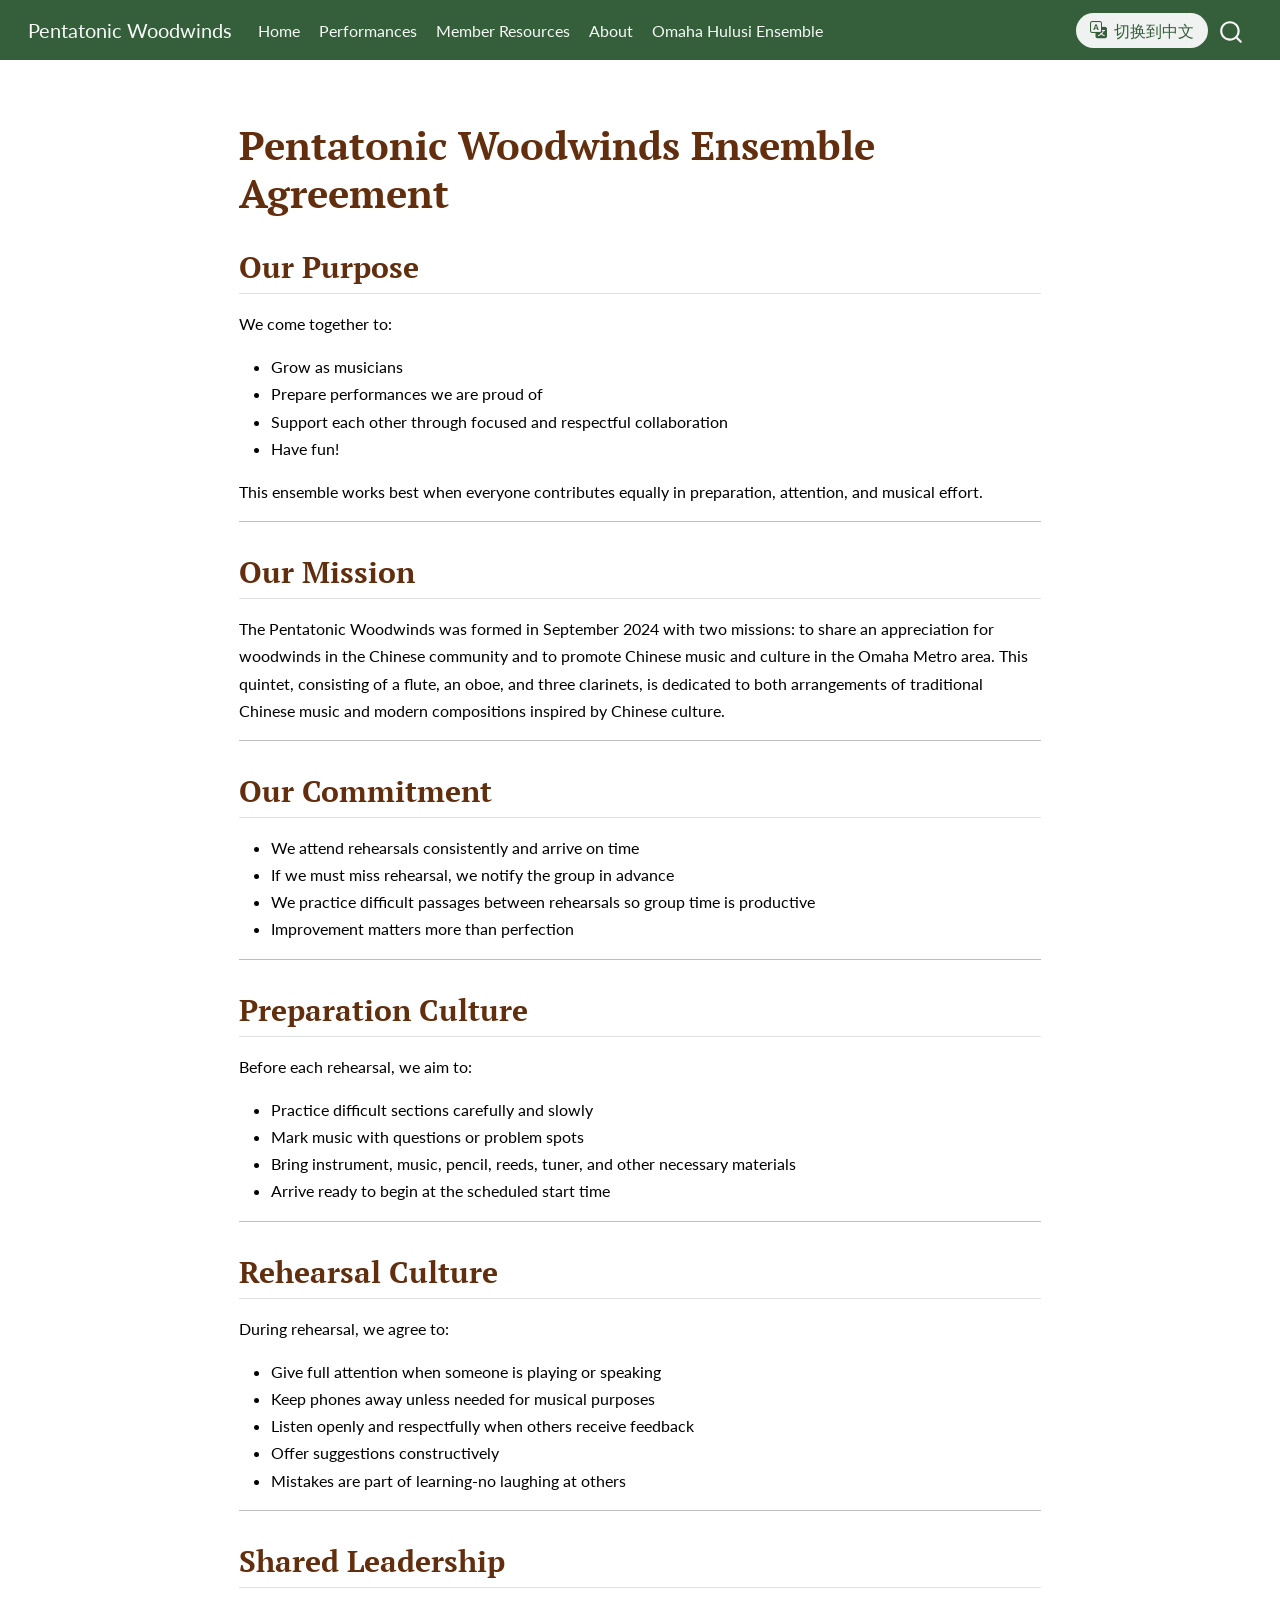
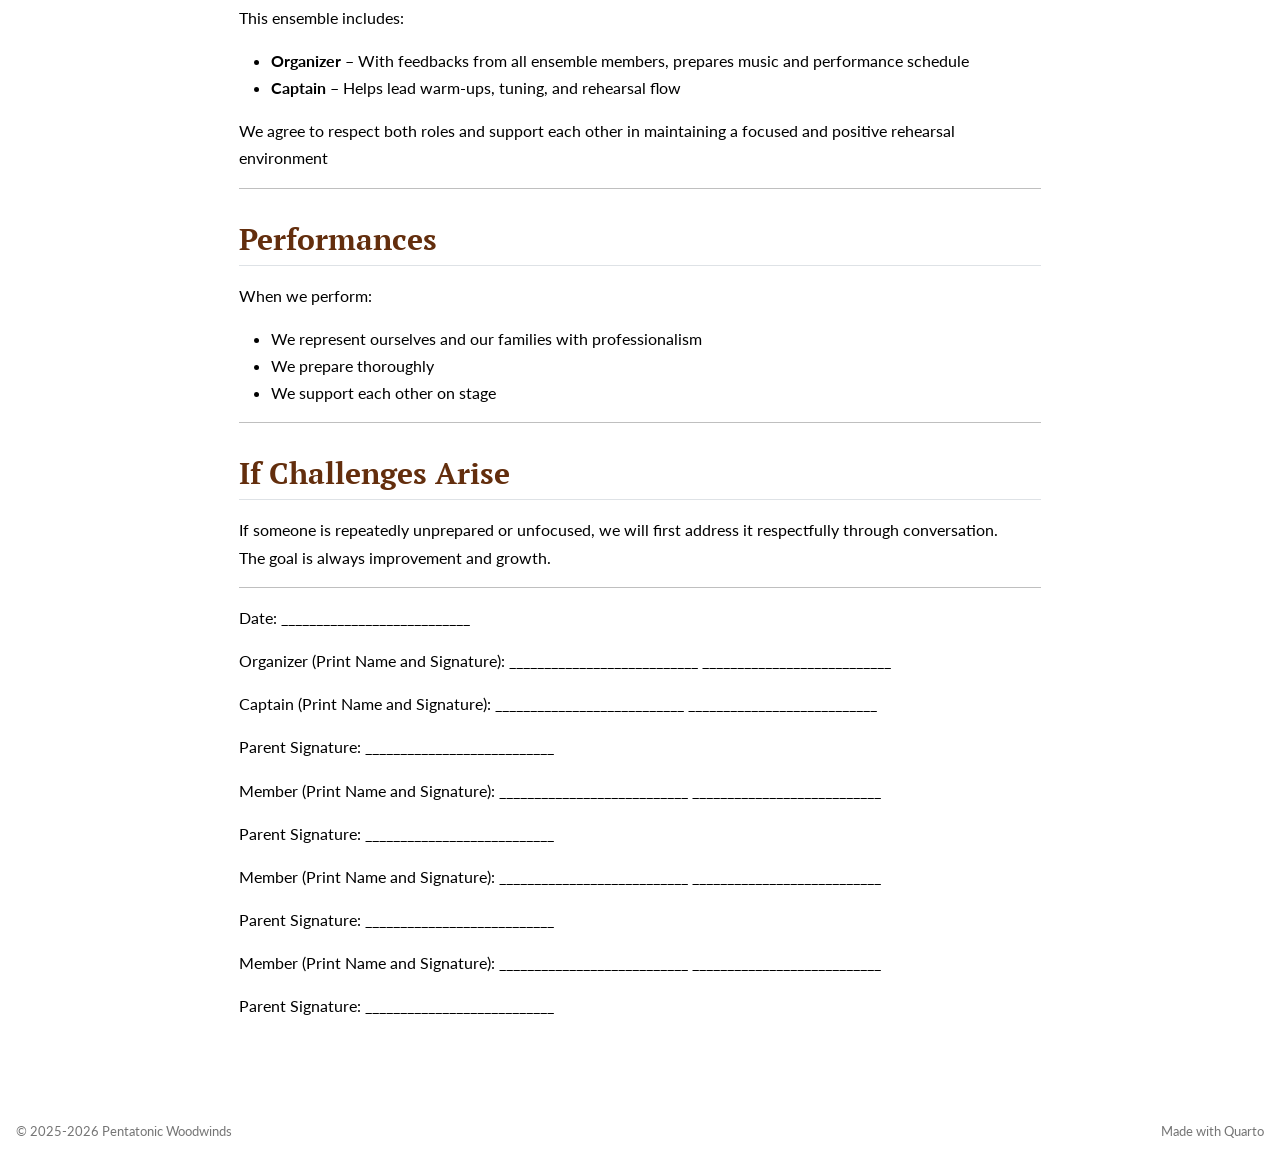
<file: docs/contract2026.html>
<!DOCTYPE html>
<html xmlns="http://www.w3.org/1999/xhtml" lang="en" xml:lang="en"><head>

<meta charset="utf-8">
<meta name="generator" content="quarto-1.7.33">

<meta name="viewport" content="width=device-width, initial-scale=1.0, user-scalable=yes">


<title>contract2026 – Pentatonic Woodwinds</title>
<style>
code{white-space: pre-wrap;}
span.smallcaps{font-variant: small-caps;}
div.columns{display: flex; gap: min(4vw, 1.5em);}
div.column{flex: auto; overflow-x: auto;}
div.hanging-indent{margin-left: 1.5em; text-indent: -1.5em;}
ul.task-list{list-style: none;}
ul.task-list li input[type="checkbox"] {
  width: 0.8em;
  margin: 0 0.8em 0.2em -1em; /* quarto-specific, see https://github.com/quarto-dev/quarto-cli/issues/4556 */ 
  vertical-align: middle;
}
</style>


<script src="site_libs/quarto-nav/quarto-nav.js"></script>
<script src="site_libs/quarto-nav/headroom.min.js"></script>
<script src="site_libs/clipboard/clipboard.min.js"></script>
<script src="site_libs/quarto-search/autocomplete.umd.js"></script>
<script src="site_libs/quarto-search/fuse.min.js"></script>
<script src="site_libs/quarto-search/quarto-search.js"></script>
<meta name="quarto:offset" content="./">
<script src="site_libs/quarto-html/quarto.js" type="module"></script>
<script src="site_libs/quarto-html/tabsets/tabsets.js" type="module"></script>
<script src="site_libs/quarto-html/popper.min.js"></script>
<script src="site_libs/quarto-html/tippy.umd.min.js"></script>
<script src="site_libs/quarto-html/anchor.min.js"></script>
<link href="site_libs/quarto-html/tippy.css" rel="stylesheet">
<link href="site_libs/quarto-html/quarto-syntax-highlighting-4931ad3a4f610300299060d87ad9de1f.css" rel="stylesheet" id="quarto-text-highlighting-styles">
<script src="site_libs/bootstrap/bootstrap.min.js"></script>
<link href="site_libs/bootstrap/bootstrap-icons.css" rel="stylesheet">
<link href="site_libs/bootstrap/bootstrap-2af9444a751143c533e33affe92fc59f.min.css" rel="stylesheet" append-hash="true" id="quarto-bootstrap" data-mode="light">
<script id="quarto-search-options" type="application/json">{
  "location": "navbar",
  "copy-button": false,
  "collapse-after": 3,
  "panel-placement": "end",
  "type": "overlay",
  "limit": 50,
  "keyboard-shortcut": [
    "f",
    "/",
    "s"
  ],
  "show-item-context": false,
  "language": {
    "search-no-results-text": "No results",
    "search-matching-documents-text": "matching documents",
    "search-copy-link-title": "Copy link to search",
    "search-hide-matches-text": "Hide additional matches",
    "search-more-match-text": "more match in this document",
    "search-more-matches-text": "more matches in this document",
    "search-clear-button-title": "Clear",
    "search-text-placeholder": "",
    "search-detached-cancel-button-title": "Cancel",
    "search-submit-button-title": "Submit",
    "search-label": "Search"
  }
}</script>
<script>
  // Set the language before first paint so the hidden half never flashes.
  // With JavaScript off no data-lang is set, the .lang-* rules never match,
  // and both languages stay visible.
  (function () {
    var stored = null;
    try { stored = window.localStorage.getItem("site-lang"); } catch (e) {}
    var lang = (stored === "zh" || stored === "en") ? stored
      : (navigator.language || "").toLowerCase().indexOf("zh") === 0 ? "zh" : "en";
    document.documentElement.setAttribute("data-lang", lang);
    document.documentElement.setAttribute("lang", lang === "zh" ? "zh-Hans" : "en");
  })();
</script>
<meta name="robots" content="noindex, nofollow">


<meta property="og:title" content="Pentatonic Woodwinds">
<meta property="og:image" content="https://www.luozijun.com/pentatonicwoodwinds/images/gala2025.jpeg">
<meta property="og:site_name" content="Pentatonic Woodwinds">
<meta name="twitter:title" content="Pentatonic Woodwinds">
<meta name="twitter:image" content="https://www.luozijun.com/pentatonicwoodwinds/images/gala2025.jpeg">
<meta name="twitter:card" content="summary_large_image">
</head>

<body class="nav-fixed fullcontent quarto-light">

<div id="quarto-search-results"></div>
  <header id="quarto-header" class="headroom fixed-top">
    <nav class="navbar navbar-expand-lg " data-bs-theme="dark">
      <div class="navbar-container container-fluid">
      <div class="navbar-brand-container mx-auto">
    <a class="navbar-brand" href="./index.html">
    <span class="navbar-title">Pentatonic Woodwinds</span>
    </a>
  </div>
            <div id="quarto-search" class="" title="Search"></div>
          <button class="navbar-toggler" type="button" data-bs-toggle="collapse" data-bs-target="#navbarCollapse" aria-controls="navbarCollapse" role="menu" aria-expanded="false" aria-label="Toggle navigation" onclick="if (window.quartoToggleHeadroom) { window.quartoToggleHeadroom(); }">
  <span class="navbar-toggler-icon"></span>
</button>
          <div class="collapse navbar-collapse" id="navbarCollapse">
            <ul class="navbar-nav navbar-nav-scroll me-auto">
  <li class="nav-item">
    <a class="nav-link" href="./index.html"> 
<span class="menu-text">Home</span></a>
  </li>  
  <li class="nav-item">
    <a class="nav-link" href="./performances.html"> 
<span class="menu-text">Performances</span></a>
  </li>  
  <li class="nav-item">
    <a class="nav-link" href="./member.html"> 
<span class="menu-text">Member Resources</span></a>
  </li>  
  <li class="nav-item">
    <a class="nav-link" href="./about.html"> 
<span class="menu-text">About</span></a>
  </li>  
  <li class="nav-item">
    <a class="nav-link" href="https://www.luozijun.com/omahahulusi/"> 
<span class="menu-text">Omaha Hulusi Ensemble</span></a>
  </li>  
</ul>
          </div> <!-- /navcollapse -->
            <div class="quarto-navbar-tools">
</div>
      </div> <!-- /container-fluid -->
    </nav>
</header>
<!-- content -->
<div id="quarto-content" class="quarto-container page-columns page-rows-contents page-layout-article page-navbar">
<!-- sidebar -->
<!-- margin-sidebar -->
    
<!-- main -->
<main class="content" id="quarto-document-content"><header id="title-block-header" class="quarto-title-block"></header>




<section id="pentatonic-woodwinds-ensemble-agreement" class="level1">
<h1>Pentatonic Woodwinds Ensemble Agreement</h1>
<section id="our-purpose" class="level2">
<h2 class="anchored" data-anchor-id="our-purpose">Our Purpose</h2>
<p>We come together to:</p>
<ul>
<li>Grow as musicians<br>
</li>
<li>Prepare performances we are proud of<br>
</li>
<li>Support each other through focused and respectful collaboration</li>
<li>Have fun!</li>
</ul>
<p>This ensemble works best when everyone contributes equally in preparation, attention, and musical effort.</p>
<hr>
</section>
<section id="our-mission" class="level2">
<h2 class="anchored" data-anchor-id="our-mission">Our Mission</h2>
<p>The Pentatonic Woodwinds was formed in September 2024 with two missions: to share an appreciation for woodwinds in the Chinese community and to promote Chinese music and culture in the Omaha Metro area. This quintet, consisting of a flute, an oboe, and three clarinets, is dedicated to both arrangements of traditional Chinese music and modern compositions inspired by Chinese culture.</p>
<hr>
</section>
<section id="our-commitment" class="level2">
<h2 class="anchored" data-anchor-id="our-commitment">Our Commitment</h2>
<ul>
<li>We attend rehearsals consistently and arrive on time</li>
<li>If we must miss rehearsal, we notify the group in advance</li>
<li>We practice difficult passages between rehearsals so group time is productive</li>
<li>Improvement matters more than perfection</li>
</ul>
<hr>
</section>
<section id="preparation-culture" class="level2">
<h2 class="anchored" data-anchor-id="preparation-culture">Preparation Culture</h2>
<p>Before each rehearsal, we aim to:</p>
<ul>
<li>Practice difficult sections carefully and slowly</li>
<li>Mark music with questions or problem spots</li>
<li>Bring instrument, music, pencil, reeds, tuner, and other necessary materials</li>
<li>Arrive ready to begin at the scheduled start time</li>
</ul>
<hr>
</section>
<section id="rehearsal-culture" class="level2">
<h2 class="anchored" data-anchor-id="rehearsal-culture">Rehearsal Culture</h2>
<p>During rehearsal, we agree to:</p>
<ul>
<li>Give full attention when someone is playing or speaking</li>
<li>Keep phones away unless needed for musical purposes</li>
<li>Listen openly and respectfully when others receive feedback</li>
<li>Offer suggestions constructively</li>
<li>Mistakes are part of learning-no laughing at others</li>
</ul>
<hr>
</section>
<section id="shared-leadership" class="level2">
<h2 class="anchored" data-anchor-id="shared-leadership">Shared Leadership</h2>
<p>This ensemble includes:</p>
<ul>
<li><strong>Organizer</strong> – With feedbacks from all ensemble members, prepares music and performance schedule</li>
<li><strong>Captain</strong> – Helps lead warm-ups, tuning, and rehearsal flow</li>
</ul>
<p>We agree to respect both roles and support each other in maintaining a focused and positive rehearsal environment</p>
<hr>
</section>
<section id="performances" class="level2">
<h2 class="anchored" data-anchor-id="performances">Performances</h2>
<p>When we perform:</p>
<ul>
<li>We represent ourselves and our families with professionalism</li>
<li>We prepare thoroughly</li>
<li>We support each other on stage</li>
</ul>
<hr>
</section>
<section id="if-challenges-arise" class="level2">
<h2 class="anchored" data-anchor-id="if-challenges-arise">If Challenges Arise</h2>
<p>If someone is repeatedly unprepared or unfocused, we will first address it respectfully through conversation.<br>
The goal is always improvement and growth.</p>
<hr>
<p>Date: ___________________________</p>
<p>Organizer (Print Name and Signature): ___________________________ ___________________________</p>
<p>Captain (Print Name and Signature): ___________________________ ___________________________</p>
<p>Parent Signature: ___________________________</p>
<p>Member (Print Name and Signature): ___________________________ ___________________________</p>
<p>Parent Signature: ___________________________</p>
<p>Member (Print Name and Signature): ___________________________ ___________________________</p>
<p>Parent Signature: ___________________________</p>
<p>Member (Print Name and Signature): ___________________________ ___________________________</p>
<p>Parent Signature: ___________________________</p>


</section>
</section>

</main> <!-- /main -->
<script>
  // Site chrome that Quarto generates outside the .qmd sources: navbar labels,
  // page titles, descriptions and the footer. Page *content* is switched by the
  // .lang-en / .lang-zh rules in styles.scss instead.
  (function () {
    var STORAGE_KEY = "site-lang";

    var ZH = {
      "Pentatonic Woodwinds": "五木头",
      "Home": "首页",
      "Performances": "演出",
      "Member Resources": "团员资源",
      "About": "关于",
      "Omaha Hulusi Ensemble": "奥马哈葫芦丝合奏团",
      "The Pentatonic Woodwinds – a flute, an oboe and three clarinets – formed in September 2024 to share woodwind music in the Chinese community and promote Chinese music and culture across the Omaha metro area.":
        "五木头由一支长笛、一支双簧管和三支单簧管组成，成立于2024年9月，致力于在华人社区推广木管音乐，并在奥马哈都会区传播中华音乐与文化。",
      "Concerts, community performances and cultural exchange events by the Pentatonic Woodwinds in the Omaha metro area.":
        "五木头在奥马哈都会区的音乐会、社区演出与文化交流活动。",
      "Made with": "制作工具",
      "Search": "搜索"
    };

    // [button id, label id] for each language switch on the page.
    var SWITCHES = [
      ["lang-switch", "lang-switch-label"],
      ["lang-switch-hero", "lang-switch-hero-label"]
    ];

    // Elements whose text is swapped wholesale. Each entry is remembered with its
    // original English text so switching back is lossless.
    var SELECTORS = [
      ".navbar-title",
      ".navbar-nav .menu-text",
      "h1.title",
      "#title-block-header .description p",
      ".nav-footer a",
      "#quarto-search"
    ];

    function collect() {
      var out = [];
      SELECTORS.forEach(function (sel) {
        Array.prototype.forEach.call(document.querySelectorAll(sel), function (el) {
          var en = el.getAttribute("data-en");
          if (en === null) {
            en = el.id === "quarto-search" ? el.getAttribute("title") : el.textContent.trim();
            if (!en || !ZH[en]) return;
            el.setAttribute("data-en", en);
          }
          out.push(el);
        });
      });
      return out;
    }

    function apply(lang) {
      var zh = lang === "zh";
      collect().forEach(function (el) {
        var en = el.getAttribute("data-en");
        var text = zh ? ZH[en] : en;
        if (el.id === "quarto-search") {
          el.setAttribute("title", text);
          var input = el.querySelector("input");
          if (input) input.setAttribute("placeholder", text);
        } else {
          el.textContent = text;
        }
      });

      // "Made with Quarto" keeps the Quarto link, so only its lead-in moves.
      var madeWith = document.querySelector(".nav-footer-right p");
      if (madeWith && madeWith.firstChild && madeWith.firstChild.nodeType === 3) {
        madeWith.firstChild.nodeValue = zh ? "制作工具：" : "Made with ";
      }

      var titled = document.querySelector("h1.title");
      if (titled) {
        var suffix = zh ? " – 五木头" : " – Pentatonic Woodwinds";
        document.title = titled.textContent === (zh ? ZH["Pentatonic Woodwinds"] : "Pentatonic Woodwinds")
          ? titled.textContent
          : titled.textContent + suffix;
      }

      document.documentElement.setAttribute("data-lang", lang);
      document.documentElement.setAttribute("lang", zh ? "zh-Hans" : "en");

      // Phrase the label as an instruction, written in the language it
      // switches *to*: a Chinese speaker landing on the English page sees
      // Chinese text, which is what draws the eye, and vice versa.
      var instruction = zh ? "Switch to English" : "切换到中文";
      SWITCHES.forEach(function (ids) {
        var button = document.getElementById(ids[0]);
        var label = document.getElementById(ids[1]);
        if (!button || !label) return;
        label.textContent = instruction;
        label.setAttribute("lang", zh ? "en" : "zh-Hans");
        button.setAttribute("aria-label", instruction);
      });
    }

    function toggle(event) {
      event.preventDefault();
      var next = document.documentElement.getAttribute("data-lang") === "zh" ? "en" : "zh";
      try { window.localStorage.setItem(STORAGE_KEY, next); } catch (e) {}
      apply(next);
    }

    function mountNavbar() {
      var collapse = document.getElementById("navbarCollapse");
      if (!collapse || document.getElementById("lang-switch")) return;

      var list = document.createElement("ul");
      list.className = "navbar-nav navbar-nav-scroll";
      list.id = "lang-switch-nav";
      list.innerHTML =
        '<li class="nav-item">' +
        '<a class="nav-link" href="#" id="lang-switch" role="button">' +
        '<i class="bi bi-translate" aria-hidden="true"></i>' +
        '<span id="lang-switch-label"></span>' +
        "</a></li>";
      collapse.appendChild(list);
      document.getElementById("lang-switch").addEventListener("click", toggle);
    }

    // A second switch under the title on the About-template home page, built to
    // match Quarto's own about-link markup. Injected rather than declared as an
    // `about: links:` entry because Quarto rewrites those hrefs to be
    // site-root-relative ("/index.html#lang"), which points off this site to
    // luozijun.com. Injecting also means no switch appears when scripting is
    // off, which is right: both languages are already visible then.
    function mountHero() {
      var entity = document.querySelector(".quarto-about-trestles .about-entity");
      if (!entity || document.getElementById("lang-switch-hero")) return;

      var header = entity.querySelector("#title-block-header");
      if (!header) return;

      var links = entity.querySelector(".about-links");
      if (!links) {
        links = document.createElement("div");
        links.className = "about-links";
        header.insertAdjacentElement("afterend", links);
      }

      var link = document.createElement("a");
      link.className = "about-link";
      link.id = "lang-switch-hero";
      link.href = "#";
      link.setAttribute("role", "button");
      link.innerHTML =
        '<i class="bi bi-translate" aria-hidden="true"></i>' +
        '<span class="about-link-text" id="lang-switch-hero-label"></span>';
      links.appendChild(link);
      link.addEventListener("click", toggle);
    }

    function init() {
      mountNavbar();
      mountHero();
      apply(document.documentElement.getAttribute("data-lang") || "en");
    }

    if (document.readyState === "loading") {
      document.addEventListener("DOMContentLoaded", init);
    } else {
      init();
    }

    // Quarto builds the search input asynchronously, so watch for it rather
    // than depend on script order.
    var search = document.getElementById("quarto-search");
    if (search && window.MutationObserver) {
      new MutationObserver(function () {
        var input = search.querySelector("input");
        if (!input) return;
        var zh = document.documentElement.getAttribute("data-lang") === "zh";
        input.setAttribute("placeholder", zh ? ZH["Search"] : "Search");
      }).observe(search, { childList: true, subtree: true });
    }
  })();
</script>
<script id="quarto-html-after-body" type="application/javascript">
  window.document.addEventListener("DOMContentLoaded", function (event) {
    const icon = "";
    const anchorJS = new window.AnchorJS();
    anchorJS.options = {
      placement: 'right',
      icon: icon
    };
    anchorJS.add('.anchored');
    const isCodeAnnotation = (el) => {
      for (const clz of el.classList) {
        if (clz.startsWith('code-annotation-')) {                     
          return true;
        }
      }
      return false;
    }
    const onCopySuccess = function(e) {
      // button target
      const button = e.trigger;
      // don't keep focus
      button.blur();
      // flash "checked"
      button.classList.add('code-copy-button-checked');
      var currentTitle = button.getAttribute("title");
      button.setAttribute("title", "Copied!");
      let tooltip;
      if (window.bootstrap) {
        button.setAttribute("data-bs-toggle", "tooltip");
        button.setAttribute("data-bs-placement", "left");
        button.setAttribute("data-bs-title", "Copied!");
        tooltip = new bootstrap.Tooltip(button, 
          { trigger: "manual", 
            customClass: "code-copy-button-tooltip",
            offset: [0, -8]});
        tooltip.show();    
      }
      setTimeout(function() {
        if (tooltip) {
          tooltip.hide();
          button.removeAttribute("data-bs-title");
          button.removeAttribute("data-bs-toggle");
          button.removeAttribute("data-bs-placement");
        }
        button.setAttribute("title", currentTitle);
        button.classList.remove('code-copy-button-checked');
      }, 1000);
      // clear code selection
      e.clearSelection();
    }
    const getTextToCopy = function(trigger) {
        const codeEl = trigger.previousElementSibling.cloneNode(true);
        for (const childEl of codeEl.children) {
          if (isCodeAnnotation(childEl)) {
            childEl.remove();
          }
        }
        return codeEl.innerText;
    }
    const clipboard = new window.ClipboardJS('.code-copy-button:not([data-in-quarto-modal])', {
      text: getTextToCopy
    });
    clipboard.on('success', onCopySuccess);
    if (window.document.getElementById('quarto-embedded-source-code-modal')) {
      const clipboardModal = new window.ClipboardJS('.code-copy-button[data-in-quarto-modal]', {
        text: getTextToCopy,
        container: window.document.getElementById('quarto-embedded-source-code-modal')
      });
      clipboardModal.on('success', onCopySuccess);
    }
      var localhostRegex = new RegExp(/^(?:http|https):\/\/localhost\:?[0-9]*\//);
      var mailtoRegex = new RegExp(/^mailto:/);
        var filterRegex = new RegExp("https:\/\/www\.luozijun\.com\/pentatonicwoodwinds");
      var isInternal = (href) => {
          return filterRegex.test(href) || localhostRegex.test(href) || mailtoRegex.test(href);
      }
      // Inspect non-navigation links and adorn them if external
     var links = window.document.querySelectorAll('a[href]:not(.nav-link):not(.navbar-brand):not(.toc-action):not(.sidebar-link):not(.sidebar-item-toggle):not(.pagination-link):not(.no-external):not([aria-hidden]):not(.dropdown-item):not(.quarto-navigation-tool):not(.about-link)');
      for (var i=0; i<links.length; i++) {
        const link = links[i];
        if (!isInternal(link.href)) {
          // undo the damage that might have been done by quarto-nav.js in the case of
          // links that we want to consider external
          if (link.dataset.originalHref !== undefined) {
            link.href = link.dataset.originalHref;
          }
        }
      }
    function tippyHover(el, contentFn, onTriggerFn, onUntriggerFn) {
      const config = {
        allowHTML: true,
        maxWidth: 500,
        delay: 100,
        arrow: false,
        appendTo: function(el) {
            return el.parentElement;
        },
        interactive: true,
        interactiveBorder: 10,
        theme: 'quarto',
        placement: 'bottom-start',
      };
      if (contentFn) {
        config.content = contentFn;
      }
      if (onTriggerFn) {
        config.onTrigger = onTriggerFn;
      }
      if (onUntriggerFn) {
        config.onUntrigger = onUntriggerFn;
      }
      window.tippy(el, config); 
    }
    const noterefs = window.document.querySelectorAll('a[role="doc-noteref"]');
    for (var i=0; i<noterefs.length; i++) {
      const ref = noterefs[i];
      tippyHover(ref, function() {
        // use id or data attribute instead here
        let href = ref.getAttribute('data-footnote-href') || ref.getAttribute('href');
        try { href = new URL(href).hash; } catch {}
        const id = href.replace(/^#\/?/, "");
        const note = window.document.getElementById(id);
        if (note) {
          return note.innerHTML;
        } else {
          return "";
        }
      });
    }
    const xrefs = window.document.querySelectorAll('a.quarto-xref');
    const processXRef = (id, note) => {
      // Strip column container classes
      const stripColumnClz = (el) => {
        el.classList.remove("page-full", "page-columns");
        if (el.children) {
          for (const child of el.children) {
            stripColumnClz(child);
          }
        }
      }
      stripColumnClz(note)
      if (id === null || id.startsWith('sec-')) {
        // Special case sections, only their first couple elements
        const container = document.createElement("div");
        if (note.children && note.children.length > 2) {
          container.appendChild(note.children[0].cloneNode(true));
          for (let i = 1; i < note.children.length; i++) {
            const child = note.children[i];
            if (child.tagName === "P" && child.innerText === "") {
              continue;
            } else {
              container.appendChild(child.cloneNode(true));
              break;
            }
          }
          if (window.Quarto?.typesetMath) {
            window.Quarto.typesetMath(container);
          }
          return container.innerHTML
        } else {
          if (window.Quarto?.typesetMath) {
            window.Quarto.typesetMath(note);
          }
          return note.innerHTML;
        }
      } else {
        // Remove any anchor links if they are present
        const anchorLink = note.querySelector('a.anchorjs-link');
        if (anchorLink) {
          anchorLink.remove();
        }
        if (window.Quarto?.typesetMath) {
          window.Quarto.typesetMath(note);
        }
        if (note.classList.contains("callout")) {
          return note.outerHTML;
        } else {
          return note.innerHTML;
        }
      }
    }
    for (var i=0; i<xrefs.length; i++) {
      const xref = xrefs[i];
      tippyHover(xref, undefined, function(instance) {
        instance.disable();
        let url = xref.getAttribute('href');
        let hash = undefined; 
        if (url.startsWith('#')) {
          hash = url;
        } else {
          try { hash = new URL(url).hash; } catch {}
        }
        if (hash) {
          const id = hash.replace(/^#\/?/, "");
          const note = window.document.getElementById(id);
          if (note !== null) {
            try {
              const html = processXRef(id, note.cloneNode(true));
              instance.setContent(html);
            } finally {
              instance.enable();
              instance.show();
            }
          } else {
            // See if we can fetch this
            fetch(url.split('#')[0])
            .then(res => res.text())
            .then(html => {
              const parser = new DOMParser();
              const htmlDoc = parser.parseFromString(html, "text/html");
              const note = htmlDoc.getElementById(id);
              if (note !== null) {
                const html = processXRef(id, note);
                instance.setContent(html);
              } 
            }).finally(() => {
              instance.enable();
              instance.show();
            });
          }
        } else {
          // See if we can fetch a full url (with no hash to target)
          // This is a special case and we should probably do some content thinning / targeting
          fetch(url)
          .then(res => res.text())
          .then(html => {
            const parser = new DOMParser();
            const htmlDoc = parser.parseFromString(html, "text/html");
            const note = htmlDoc.querySelector('main.content');
            if (note !== null) {
              // This should only happen for chapter cross references
              // (since there is no id in the URL)
              // remove the first header
              if (note.children.length > 0 && note.children[0].tagName === "HEADER") {
                note.children[0].remove();
              }
              const html = processXRef(null, note);
              instance.setContent(html);
            } 
          }).finally(() => {
            instance.enable();
            instance.show();
          });
        }
      }, function(instance) {
      });
    }
        let selectedAnnoteEl;
        const selectorForAnnotation = ( cell, annotation) => {
          let cellAttr = 'data-code-cell="' + cell + '"';
          let lineAttr = 'data-code-annotation="' +  annotation + '"';
          const selector = 'span[' + cellAttr + '][' + lineAttr + ']';
          return selector;
        }
        const selectCodeLines = (annoteEl) => {
          const doc = window.document;
          const targetCell = annoteEl.getAttribute("data-target-cell");
          const targetAnnotation = annoteEl.getAttribute("data-target-annotation");
          const annoteSpan = window.document.querySelector(selectorForAnnotation(targetCell, targetAnnotation));
          const lines = annoteSpan.getAttribute("data-code-lines").split(",");
          const lineIds = lines.map((line) => {
            return targetCell + "-" + line;
          })
          let top = null;
          let height = null;
          let parent = null;
          if (lineIds.length > 0) {
              //compute the position of the single el (top and bottom and make a div)
              const el = window.document.getElementById(lineIds[0]);
              top = el.offsetTop;
              height = el.offsetHeight;
              parent = el.parentElement.parentElement;
            if (lineIds.length > 1) {
              const lastEl = window.document.getElementById(lineIds[lineIds.length - 1]);
              const bottom = lastEl.offsetTop + lastEl.offsetHeight;
              height = bottom - top;
            }
            if (top !== null && height !== null && parent !== null) {
              // cook up a div (if necessary) and position it 
              let div = window.document.getElementById("code-annotation-line-highlight");
              if (div === null) {
                div = window.document.createElement("div");
                div.setAttribute("id", "code-annotation-line-highlight");
                div.style.position = 'absolute';
                parent.appendChild(div);
              }
              div.style.top = top - 2 + "px";
              div.style.height = height + 4 + "px";
              div.style.left = 0;
              let gutterDiv = window.document.getElementById("code-annotation-line-highlight-gutter");
              if (gutterDiv === null) {
                gutterDiv = window.document.createElement("div");
                gutterDiv.setAttribute("id", "code-annotation-line-highlight-gutter");
                gutterDiv.style.position = 'absolute';
                const codeCell = window.document.getElementById(targetCell);
                const gutter = codeCell.querySelector('.code-annotation-gutter');
                gutter.appendChild(gutterDiv);
              }
              gutterDiv.style.top = top - 2 + "px";
              gutterDiv.style.height = height + 4 + "px";
            }
            selectedAnnoteEl = annoteEl;
          }
        };
        const unselectCodeLines = () => {
          const elementsIds = ["code-annotation-line-highlight", "code-annotation-line-highlight-gutter"];
          elementsIds.forEach((elId) => {
            const div = window.document.getElementById(elId);
            if (div) {
              div.remove();
            }
          });
          selectedAnnoteEl = undefined;
        };
          // Handle positioning of the toggle
      window.addEventListener(
        "resize",
        throttle(() => {
          elRect = undefined;
          if (selectedAnnoteEl) {
            selectCodeLines(selectedAnnoteEl);
          }
        }, 10)
      );
      function throttle(fn, ms) {
      let throttle = false;
      let timer;
        return (...args) => {
          if(!throttle) { // first call gets through
              fn.apply(this, args);
              throttle = true;
          } else { // all the others get throttled
              if(timer) clearTimeout(timer); // cancel #2
              timer = setTimeout(() => {
                fn.apply(this, args);
                timer = throttle = false;
              }, ms);
          }
        };
      }
        // Attach click handler to the DT
        const annoteDls = window.document.querySelectorAll('dt[data-target-cell]');
        for (const annoteDlNode of annoteDls) {
          annoteDlNode.addEventListener('click', (event) => {
            const clickedEl = event.target;
            if (clickedEl !== selectedAnnoteEl) {
              unselectCodeLines();
              const activeEl = window.document.querySelector('dt[data-target-cell].code-annotation-active');
              if (activeEl) {
                activeEl.classList.remove('code-annotation-active');
              }
              selectCodeLines(clickedEl);
              clickedEl.classList.add('code-annotation-active');
            } else {
              // Unselect the line
              unselectCodeLines();
              clickedEl.classList.remove('code-annotation-active');
            }
          });
        }
    const findCites = (el) => {
      const parentEl = el.parentElement;
      if (parentEl) {
        const cites = parentEl.dataset.cites;
        if (cites) {
          return {
            el,
            cites: cites.split(' ')
          };
        } else {
          return findCites(el.parentElement)
        }
      } else {
        return undefined;
      }
    };
    var bibliorefs = window.document.querySelectorAll('a[role="doc-biblioref"]');
    for (var i=0; i<bibliorefs.length; i++) {
      const ref = bibliorefs[i];
      const citeInfo = findCites(ref);
      if (citeInfo) {
        tippyHover(citeInfo.el, function() {
          var popup = window.document.createElement('div');
          citeInfo.cites.forEach(function(cite) {
            var citeDiv = window.document.createElement('div');
            citeDiv.classList.add('hanging-indent');
            citeDiv.classList.add('csl-entry');
            var biblioDiv = window.document.getElementById('ref-' + cite);
            if (biblioDiv) {
              citeDiv.innerHTML = biblioDiv.innerHTML;
            }
            popup.appendChild(citeDiv);
          });
          return popup.innerHTML;
        });
      }
    }
  });
  </script>
</div> <!-- /content -->
<footer class="footer">
  <div class="nav-footer">
    <div class="nav-footer-left">
<p>© 2025-2026 <a href="https://www.luozijun.com/pentatonicwoodwinds">Pentatonic Woodwinds</a><br></p>
</div>   
    <div class="nav-footer-center">
      &nbsp;
    </div>
    <div class="nav-footer-right">
<p>Made with <a href="https://quarto.org/">Quarto</a><br></p>
</div>
  </div>
</footer>




</body></html>
</file>
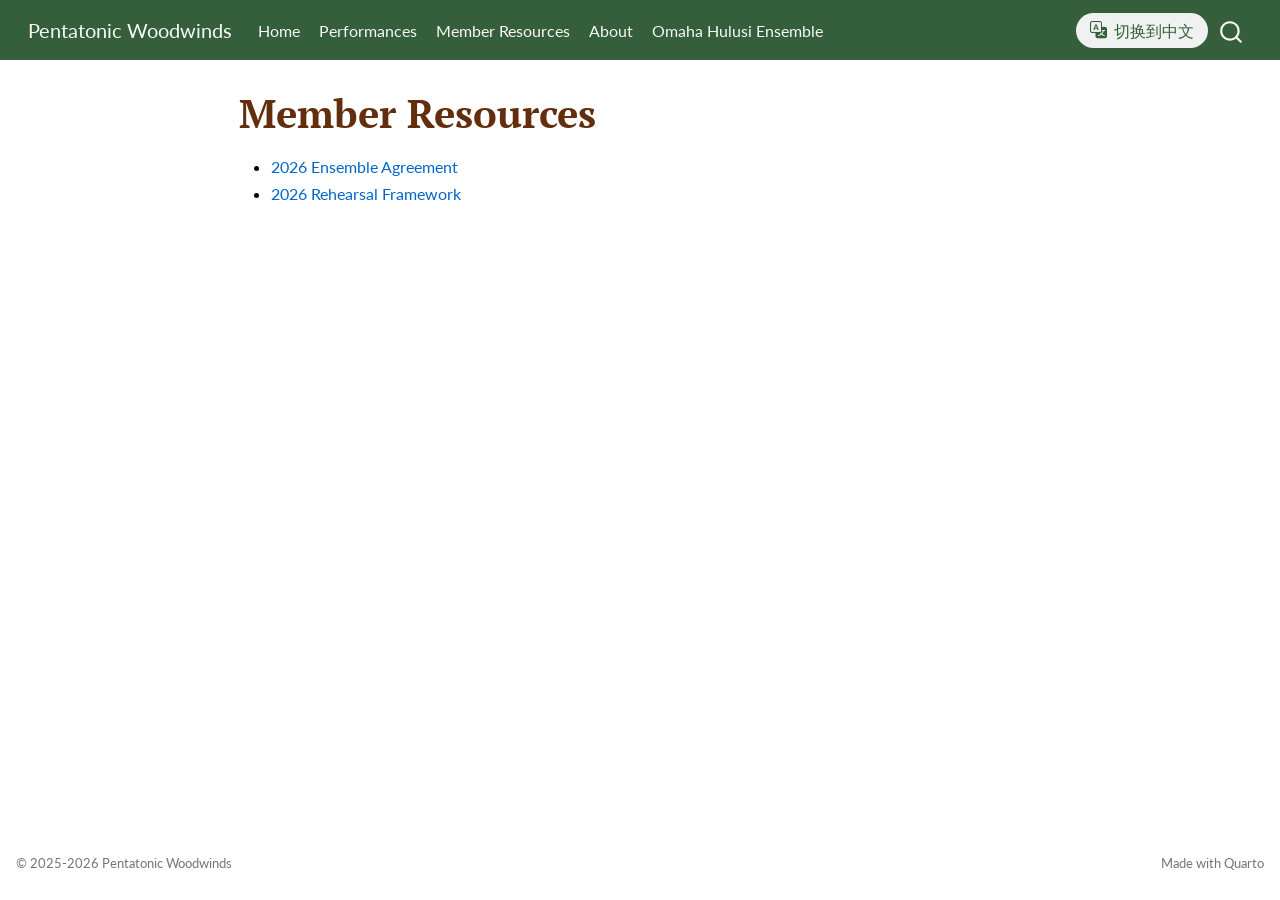
<file: docs/member.html>
<!DOCTYPE html>
<html xmlns="http://www.w3.org/1999/xhtml" lang="en" xml:lang="en"><head>

<meta charset="utf-8">
<meta name="generator" content="quarto-1.7.33">

<meta name="viewport" content="width=device-width, initial-scale=1.0, user-scalable=yes">


<title>Member Resources – Pentatonic Woodwinds</title>
<style>
code{white-space: pre-wrap;}
span.smallcaps{font-variant: small-caps;}
div.columns{display: flex; gap: min(4vw, 1.5em);}
div.column{flex: auto; overflow-x: auto;}
div.hanging-indent{margin-left: 1.5em; text-indent: -1.5em;}
ul.task-list{list-style: none;}
ul.task-list li input[type="checkbox"] {
  width: 0.8em;
  margin: 0 0.8em 0.2em -1em; /* quarto-specific, see https://github.com/quarto-dev/quarto-cli/issues/4556 */ 
  vertical-align: middle;
}
</style>


<script src="site_libs/quarto-nav/quarto-nav.js"></script>
<script src="site_libs/quarto-nav/headroom.min.js"></script>
<script src="site_libs/clipboard/clipboard.min.js"></script>
<script src="site_libs/quarto-search/autocomplete.umd.js"></script>
<script src="site_libs/quarto-search/fuse.min.js"></script>
<script src="site_libs/quarto-search/quarto-search.js"></script>
<meta name="quarto:offset" content="./">
<script src="site_libs/quarto-html/quarto.js" type="module"></script>
<script src="site_libs/quarto-html/tabsets/tabsets.js" type="module"></script>
<script src="site_libs/quarto-html/popper.min.js"></script>
<script src="site_libs/quarto-html/tippy.umd.min.js"></script>
<script src="site_libs/quarto-html/anchor.min.js"></script>
<link href="site_libs/quarto-html/tippy.css" rel="stylesheet">
<link href="site_libs/quarto-html/quarto-syntax-highlighting-4931ad3a4f610300299060d87ad9de1f.css" rel="stylesheet" id="quarto-text-highlighting-styles">
<script src="site_libs/bootstrap/bootstrap.min.js"></script>
<link href="site_libs/bootstrap/bootstrap-icons.css" rel="stylesheet">
<link href="site_libs/bootstrap/bootstrap-2af9444a751143c533e33affe92fc59f.min.css" rel="stylesheet" append-hash="true" id="quarto-bootstrap" data-mode="light">
<script id="quarto-search-options" type="application/json">{
  "location": "navbar",
  "copy-button": false,
  "collapse-after": 3,
  "panel-placement": "end",
  "type": "overlay",
  "limit": 50,
  "keyboard-shortcut": [
    "f",
    "/",
    "s"
  ],
  "show-item-context": false,
  "language": {
    "search-no-results-text": "No results",
    "search-matching-documents-text": "matching documents",
    "search-copy-link-title": "Copy link to search",
    "search-hide-matches-text": "Hide additional matches",
    "search-more-match-text": "more match in this document",
    "search-more-matches-text": "more matches in this document",
    "search-clear-button-title": "Clear",
    "search-text-placeholder": "",
    "search-detached-cancel-button-title": "Cancel",
    "search-submit-button-title": "Submit",
    "search-label": "Search"
  }
}</script>
<script>
  // Set the language before first paint so the hidden half never flashes.
  // With JavaScript off no data-lang is set, the .lang-* rules never match,
  // and both languages stay visible.
  (function () {
    var stored = null;
    try { stored = window.localStorage.getItem("site-lang"); } catch (e) {}
    var lang = (stored === "zh" || stored === "en") ? stored
      : (navigator.language || "").toLowerCase().indexOf("zh") === 0 ? "zh" : "en";
    document.documentElement.setAttribute("data-lang", lang);
    document.documentElement.setAttribute("lang", lang === "zh" ? "zh-Hans" : "en");
  })();
</script>
<meta name="robots" content="noindex, nofollow">


<meta property="og:title" content="Member Resources – Pentatonic Woodwinds">
<meta property="og:image" content="https://www.luozijun.com/pentatonicwoodwinds/images/gala2025.jpeg">
<meta property="og:site_name" content="Pentatonic Woodwinds">
<meta name="twitter:title" content="Member Resources – Pentatonic Woodwinds">
<meta name="twitter:image" content="https://www.luozijun.com/pentatonicwoodwinds/images/gala2025.jpeg">
<meta name="twitter:card" content="summary_large_image">
</head>

<body class="nav-fixed fullcontent quarto-light">

<div id="quarto-search-results"></div>
  <header id="quarto-header" class="headroom fixed-top">
    <nav class="navbar navbar-expand-lg " data-bs-theme="dark">
      <div class="navbar-container container-fluid">
      <div class="navbar-brand-container mx-auto">
    <a class="navbar-brand" href="./index.html">
    <span class="navbar-title">Pentatonic Woodwinds</span>
    </a>
  </div>
            <div id="quarto-search" class="" title="Search"></div>
          <button class="navbar-toggler" type="button" data-bs-toggle="collapse" data-bs-target="#navbarCollapse" aria-controls="navbarCollapse" role="menu" aria-expanded="false" aria-label="Toggle navigation" onclick="if (window.quartoToggleHeadroom) { window.quartoToggleHeadroom(); }">
  <span class="navbar-toggler-icon"></span>
</button>
          <div class="collapse navbar-collapse" id="navbarCollapse">
            <ul class="navbar-nav navbar-nav-scroll me-auto">
  <li class="nav-item">
    <a class="nav-link" href="./index.html"> 
<span class="menu-text">Home</span></a>
  </li>  
  <li class="nav-item">
    <a class="nav-link" href="./performances.html"> 
<span class="menu-text">Performances</span></a>
  </li>  
  <li class="nav-item">
    <a class="nav-link active" href="./member.html" aria-current="page"> 
<span class="menu-text">Member Resources</span></a>
  </li>  
  <li class="nav-item">
    <a class="nav-link" href="./about.html"> 
<span class="menu-text">About</span></a>
  </li>  
  <li class="nav-item">
    <a class="nav-link" href="https://www.luozijun.com/omahahulusi/"> 
<span class="menu-text">Omaha Hulusi Ensemble</span></a>
  </li>  
</ul>
          </div> <!-- /navcollapse -->
            <div class="quarto-navbar-tools">
</div>
      </div> <!-- /container-fluid -->
    </nav>
</header>
<!-- content -->
<div id="quarto-content" class="quarto-container page-columns page-rows-contents page-layout-article page-navbar">
<!-- sidebar -->
<!-- margin-sidebar -->
    
<!-- main -->
<main class="content" id="quarto-document-content">

<header id="title-block-header" class="quarto-title-block default">
<div class="quarto-title">
<h1 class="title">Member Resources</h1>
</div>



<div class="quarto-title-meta">

    
  
    
  </div>
  


</header>


<ul>
<li><a href="contract2026.html"><span class="lang-en">2026 Ensemble Agreement</span><span class="lang-zh">2026年乐团协议</span></a></li>
<li><a href="rehearsal2026.html"><span class="lang-en">2026 Rehearsal Framework</span><span class="lang-zh">2026年排练安排</span></a></li>
</ul>



</main> <!-- /main -->
<script>
  // Site chrome that Quarto generates outside the .qmd sources: navbar labels,
  // page titles, descriptions and the footer. Page *content* is switched by the
  // .lang-en / .lang-zh rules in styles.scss instead.
  (function () {
    var STORAGE_KEY = "site-lang";

    var ZH = {
      "Pentatonic Woodwinds": "五木头",
      "Home": "首页",
      "Performances": "演出",
      "Member Resources": "团员资源",
      "About": "关于",
      "Omaha Hulusi Ensemble": "奥马哈葫芦丝合奏团",
      "The Pentatonic Woodwinds – a flute, an oboe and three clarinets – formed in September 2024 to share woodwind music in the Chinese community and promote Chinese music and culture across the Omaha metro area.":
        "五木头由一支长笛、一支双簧管和三支单簧管组成，成立于2024年9月，致力于在华人社区推广木管音乐，并在奥马哈都会区传播中华音乐与文化。",
      "Concerts, community performances and cultural exchange events by the Pentatonic Woodwinds in the Omaha metro area.":
        "五木头在奥马哈都会区的音乐会、社区演出与文化交流活动。",
      "Made with": "制作工具",
      "Search": "搜索"
    };

    // [button id, label id] for each language switch on the page.
    var SWITCHES = [
      ["lang-switch", "lang-switch-label"],
      ["lang-switch-hero", "lang-switch-hero-label"]
    ];

    // Elements whose text is swapped wholesale. Each entry is remembered with its
    // original English text so switching back is lossless.
    var SELECTORS = [
      ".navbar-title",
      ".navbar-nav .menu-text",
      "h1.title",
      "#title-block-header .description p",
      ".nav-footer a",
      "#quarto-search"
    ];

    function collect() {
      var out = [];
      SELECTORS.forEach(function (sel) {
        Array.prototype.forEach.call(document.querySelectorAll(sel), function (el) {
          var en = el.getAttribute("data-en");
          if (en === null) {
            en = el.id === "quarto-search" ? el.getAttribute("title") : el.textContent.trim();
            if (!en || !ZH[en]) return;
            el.setAttribute("data-en", en);
          }
          out.push(el);
        });
      });
      return out;
    }

    function apply(lang) {
      var zh = lang === "zh";
      collect().forEach(function (el) {
        var en = el.getAttribute("data-en");
        var text = zh ? ZH[en] : en;
        if (el.id === "quarto-search") {
          el.setAttribute("title", text);
          var input = el.querySelector("input");
          if (input) input.setAttribute("placeholder", text);
        } else {
          el.textContent = text;
        }
      });

      // "Made with Quarto" keeps the Quarto link, so only its lead-in moves.
      var madeWith = document.querySelector(".nav-footer-right p");
      if (madeWith && madeWith.firstChild && madeWith.firstChild.nodeType === 3) {
        madeWith.firstChild.nodeValue = zh ? "制作工具：" : "Made with ";
      }

      var titled = document.querySelector("h1.title");
      if (titled) {
        var suffix = zh ? " – 五木头" : " – Pentatonic Woodwinds";
        document.title = titled.textContent === (zh ? ZH["Pentatonic Woodwinds"] : "Pentatonic Woodwinds")
          ? titled.textContent
          : titled.textContent + suffix;
      }

      document.documentElement.setAttribute("data-lang", lang);
      document.documentElement.setAttribute("lang", zh ? "zh-Hans" : "en");

      // Phrase the label as an instruction, written in the language it
      // switches *to*: a Chinese speaker landing on the English page sees
      // Chinese text, which is what draws the eye, and vice versa.
      var instruction = zh ? "Switch to English" : "切换到中文";
      SWITCHES.forEach(function (ids) {
        var button = document.getElementById(ids[0]);
        var label = document.getElementById(ids[1]);
        if (!button || !label) return;
        label.textContent = instruction;
        label.setAttribute("lang", zh ? "en" : "zh-Hans");
        button.setAttribute("aria-label", instruction);
      });
    }

    function toggle(event) {
      event.preventDefault();
      var next = document.documentElement.getAttribute("data-lang") === "zh" ? "en" : "zh";
      try { window.localStorage.setItem(STORAGE_KEY, next); } catch (e) {}
      apply(next);
    }

    function mountNavbar() {
      var collapse = document.getElementById("navbarCollapse");
      if (!collapse || document.getElementById("lang-switch")) return;

      var list = document.createElement("ul");
      list.className = "navbar-nav navbar-nav-scroll";
      list.id = "lang-switch-nav";
      list.innerHTML =
        '<li class="nav-item">' +
        '<a class="nav-link" href="#" id="lang-switch" role="button">' +
        '<i class="bi bi-translate" aria-hidden="true"></i>' +
        '<span id="lang-switch-label"></span>' +
        "</a></li>";
      collapse.appendChild(list);
      document.getElementById("lang-switch").addEventListener("click", toggle);
    }

    // A second switch under the title on the About-template home page, built to
    // match Quarto's own about-link markup. Injected rather than declared as an
    // `about: links:` entry because Quarto rewrites those hrefs to be
    // site-root-relative ("/index.html#lang"), which points off this site to
    // luozijun.com. Injecting also means no switch appears when scripting is
    // off, which is right: both languages are already visible then.
    function mountHero() {
      var entity = document.querySelector(".quarto-about-trestles .about-entity");
      if (!entity || document.getElementById("lang-switch-hero")) return;

      var header = entity.querySelector("#title-block-header");
      if (!header) return;

      var links = entity.querySelector(".about-links");
      if (!links) {
        links = document.createElement("div");
        links.className = "about-links";
        header.insertAdjacentElement("afterend", links);
      }

      var link = document.createElement("a");
      link.className = "about-link";
      link.id = "lang-switch-hero";
      link.href = "#";
      link.setAttribute("role", "button");
      link.innerHTML =
        '<i class="bi bi-translate" aria-hidden="true"></i>' +
        '<span class="about-link-text" id="lang-switch-hero-label"></span>';
      links.appendChild(link);
      link.addEventListener("click", toggle);
    }

    function init() {
      mountNavbar();
      mountHero();
      apply(document.documentElement.getAttribute("data-lang") || "en");
    }

    if (document.readyState === "loading") {
      document.addEventListener("DOMContentLoaded", init);
    } else {
      init();
    }

    // Quarto builds the search input asynchronously, so watch for it rather
    // than depend on script order.
    var search = document.getElementById("quarto-search");
    if (search && window.MutationObserver) {
      new MutationObserver(function () {
        var input = search.querySelector("input");
        if (!input) return;
        var zh = document.documentElement.getAttribute("data-lang") === "zh";
        input.setAttribute("placeholder", zh ? ZH["Search"] : "Search");
      }).observe(search, { childList: true, subtree: true });
    }
  })();
</script>
<script id="quarto-html-after-body" type="application/javascript">
  window.document.addEventListener("DOMContentLoaded", function (event) {
    const icon = "";
    const anchorJS = new window.AnchorJS();
    anchorJS.options = {
      placement: 'right',
      icon: icon
    };
    anchorJS.add('.anchored');
    const isCodeAnnotation = (el) => {
      for (const clz of el.classList) {
        if (clz.startsWith('code-annotation-')) {                     
          return true;
        }
      }
      return false;
    }
    const onCopySuccess = function(e) {
      // button target
      const button = e.trigger;
      // don't keep focus
      button.blur();
      // flash "checked"
      button.classList.add('code-copy-button-checked');
      var currentTitle = button.getAttribute("title");
      button.setAttribute("title", "Copied!");
      let tooltip;
      if (window.bootstrap) {
        button.setAttribute("data-bs-toggle", "tooltip");
        button.setAttribute("data-bs-placement", "left");
        button.setAttribute("data-bs-title", "Copied!");
        tooltip = new bootstrap.Tooltip(button, 
          { trigger: "manual", 
            customClass: "code-copy-button-tooltip",
            offset: [0, -8]});
        tooltip.show();    
      }
      setTimeout(function() {
        if (tooltip) {
          tooltip.hide();
          button.removeAttribute("data-bs-title");
          button.removeAttribute("data-bs-toggle");
          button.removeAttribute("data-bs-placement");
        }
        button.setAttribute("title", currentTitle);
        button.classList.remove('code-copy-button-checked');
      }, 1000);
      // clear code selection
      e.clearSelection();
    }
    const getTextToCopy = function(trigger) {
        const codeEl = trigger.previousElementSibling.cloneNode(true);
        for (const childEl of codeEl.children) {
          if (isCodeAnnotation(childEl)) {
            childEl.remove();
          }
        }
        return codeEl.innerText;
    }
    const clipboard = new window.ClipboardJS('.code-copy-button:not([data-in-quarto-modal])', {
      text: getTextToCopy
    });
    clipboard.on('success', onCopySuccess);
    if (window.document.getElementById('quarto-embedded-source-code-modal')) {
      const clipboardModal = new window.ClipboardJS('.code-copy-button[data-in-quarto-modal]', {
        text: getTextToCopy,
        container: window.document.getElementById('quarto-embedded-source-code-modal')
      });
      clipboardModal.on('success', onCopySuccess);
    }
      var localhostRegex = new RegExp(/^(?:http|https):\/\/localhost\:?[0-9]*\//);
      var mailtoRegex = new RegExp(/^mailto:/);
        var filterRegex = new RegExp("https:\/\/www\.luozijun\.com\/pentatonicwoodwinds");
      var isInternal = (href) => {
          return filterRegex.test(href) || localhostRegex.test(href) || mailtoRegex.test(href);
      }
      // Inspect non-navigation links and adorn them if external
     var links = window.document.querySelectorAll('a[href]:not(.nav-link):not(.navbar-brand):not(.toc-action):not(.sidebar-link):not(.sidebar-item-toggle):not(.pagination-link):not(.no-external):not([aria-hidden]):not(.dropdown-item):not(.quarto-navigation-tool):not(.about-link)');
      for (var i=0; i<links.length; i++) {
        const link = links[i];
        if (!isInternal(link.href)) {
          // undo the damage that might have been done by quarto-nav.js in the case of
          // links that we want to consider external
          if (link.dataset.originalHref !== undefined) {
            link.href = link.dataset.originalHref;
          }
        }
      }
    function tippyHover(el, contentFn, onTriggerFn, onUntriggerFn) {
      const config = {
        allowHTML: true,
        maxWidth: 500,
        delay: 100,
        arrow: false,
        appendTo: function(el) {
            return el.parentElement;
        },
        interactive: true,
        interactiveBorder: 10,
        theme: 'quarto',
        placement: 'bottom-start',
      };
      if (contentFn) {
        config.content = contentFn;
      }
      if (onTriggerFn) {
        config.onTrigger = onTriggerFn;
      }
      if (onUntriggerFn) {
        config.onUntrigger = onUntriggerFn;
      }
      window.tippy(el, config); 
    }
    const noterefs = window.document.querySelectorAll('a[role="doc-noteref"]');
    for (var i=0; i<noterefs.length; i++) {
      const ref = noterefs[i];
      tippyHover(ref, function() {
        // use id or data attribute instead here
        let href = ref.getAttribute('data-footnote-href') || ref.getAttribute('href');
        try { href = new URL(href).hash; } catch {}
        const id = href.replace(/^#\/?/, "");
        const note = window.document.getElementById(id);
        if (note) {
          return note.innerHTML;
        } else {
          return "";
        }
      });
    }
    const xrefs = window.document.querySelectorAll('a.quarto-xref');
    const processXRef = (id, note) => {
      // Strip column container classes
      const stripColumnClz = (el) => {
        el.classList.remove("page-full", "page-columns");
        if (el.children) {
          for (const child of el.children) {
            stripColumnClz(child);
          }
        }
      }
      stripColumnClz(note)
      if (id === null || id.startsWith('sec-')) {
        // Special case sections, only their first couple elements
        const container = document.createElement("div");
        if (note.children && note.children.length > 2) {
          container.appendChild(note.children[0].cloneNode(true));
          for (let i = 1; i < note.children.length; i++) {
            const child = note.children[i];
            if (child.tagName === "P" && child.innerText === "") {
              continue;
            } else {
              container.appendChild(child.cloneNode(true));
              break;
            }
          }
          if (window.Quarto?.typesetMath) {
            window.Quarto.typesetMath(container);
          }
          return container.innerHTML
        } else {
          if (window.Quarto?.typesetMath) {
            window.Quarto.typesetMath(note);
          }
          return note.innerHTML;
        }
      } else {
        // Remove any anchor links if they are present
        const anchorLink = note.querySelector('a.anchorjs-link');
        if (anchorLink) {
          anchorLink.remove();
        }
        if (window.Quarto?.typesetMath) {
          window.Quarto.typesetMath(note);
        }
        if (note.classList.contains("callout")) {
          return note.outerHTML;
        } else {
          return note.innerHTML;
        }
      }
    }
    for (var i=0; i<xrefs.length; i++) {
      const xref = xrefs[i];
      tippyHover(xref, undefined, function(instance) {
        instance.disable();
        let url = xref.getAttribute('href');
        let hash = undefined; 
        if (url.startsWith('#')) {
          hash = url;
        } else {
          try { hash = new URL(url).hash; } catch {}
        }
        if (hash) {
          const id = hash.replace(/^#\/?/, "");
          const note = window.document.getElementById(id);
          if (note !== null) {
            try {
              const html = processXRef(id, note.cloneNode(true));
              instance.setContent(html);
            } finally {
              instance.enable();
              instance.show();
            }
          } else {
            // See if we can fetch this
            fetch(url.split('#')[0])
            .then(res => res.text())
            .then(html => {
              const parser = new DOMParser();
              const htmlDoc = parser.parseFromString(html, "text/html");
              const note = htmlDoc.getElementById(id);
              if (note !== null) {
                const html = processXRef(id, note);
                instance.setContent(html);
              } 
            }).finally(() => {
              instance.enable();
              instance.show();
            });
          }
        } else {
          // See if we can fetch a full url (with no hash to target)
          // This is a special case and we should probably do some content thinning / targeting
          fetch(url)
          .then(res => res.text())
          .then(html => {
            const parser = new DOMParser();
            const htmlDoc = parser.parseFromString(html, "text/html");
            const note = htmlDoc.querySelector('main.content');
            if (note !== null) {
              // This should only happen for chapter cross references
              // (since there is no id in the URL)
              // remove the first header
              if (note.children.length > 0 && note.children[0].tagName === "HEADER") {
                note.children[0].remove();
              }
              const html = processXRef(null, note);
              instance.setContent(html);
            } 
          }).finally(() => {
            instance.enable();
            instance.show();
          });
        }
      }, function(instance) {
      });
    }
        let selectedAnnoteEl;
        const selectorForAnnotation = ( cell, annotation) => {
          let cellAttr = 'data-code-cell="' + cell + '"';
          let lineAttr = 'data-code-annotation="' +  annotation + '"';
          const selector = 'span[' + cellAttr + '][' + lineAttr + ']';
          return selector;
        }
        const selectCodeLines = (annoteEl) => {
          const doc = window.document;
          const targetCell = annoteEl.getAttribute("data-target-cell");
          const targetAnnotation = annoteEl.getAttribute("data-target-annotation");
          const annoteSpan = window.document.querySelector(selectorForAnnotation(targetCell, targetAnnotation));
          const lines = annoteSpan.getAttribute("data-code-lines").split(",");
          const lineIds = lines.map((line) => {
            return targetCell + "-" + line;
          })
          let top = null;
          let height = null;
          let parent = null;
          if (lineIds.length > 0) {
              //compute the position of the single el (top and bottom and make a div)
              const el = window.document.getElementById(lineIds[0]);
              top = el.offsetTop;
              height = el.offsetHeight;
              parent = el.parentElement.parentElement;
            if (lineIds.length > 1) {
              const lastEl = window.document.getElementById(lineIds[lineIds.length - 1]);
              const bottom = lastEl.offsetTop + lastEl.offsetHeight;
              height = bottom - top;
            }
            if (top !== null && height !== null && parent !== null) {
              // cook up a div (if necessary) and position it 
              let div = window.document.getElementById("code-annotation-line-highlight");
              if (div === null) {
                div = window.document.createElement("div");
                div.setAttribute("id", "code-annotation-line-highlight");
                div.style.position = 'absolute';
                parent.appendChild(div);
              }
              div.style.top = top - 2 + "px";
              div.style.height = height + 4 + "px";
              div.style.left = 0;
              let gutterDiv = window.document.getElementById("code-annotation-line-highlight-gutter");
              if (gutterDiv === null) {
                gutterDiv = window.document.createElement("div");
                gutterDiv.setAttribute("id", "code-annotation-line-highlight-gutter");
                gutterDiv.style.position = 'absolute';
                const codeCell = window.document.getElementById(targetCell);
                const gutter = codeCell.querySelector('.code-annotation-gutter');
                gutter.appendChild(gutterDiv);
              }
              gutterDiv.style.top = top - 2 + "px";
              gutterDiv.style.height = height + 4 + "px";
            }
            selectedAnnoteEl = annoteEl;
          }
        };
        const unselectCodeLines = () => {
          const elementsIds = ["code-annotation-line-highlight", "code-annotation-line-highlight-gutter"];
          elementsIds.forEach((elId) => {
            const div = window.document.getElementById(elId);
            if (div) {
              div.remove();
            }
          });
          selectedAnnoteEl = undefined;
        };
          // Handle positioning of the toggle
      window.addEventListener(
        "resize",
        throttle(() => {
          elRect = undefined;
          if (selectedAnnoteEl) {
            selectCodeLines(selectedAnnoteEl);
          }
        }, 10)
      );
      function throttle(fn, ms) {
      let throttle = false;
      let timer;
        return (...args) => {
          if(!throttle) { // first call gets through
              fn.apply(this, args);
              throttle = true;
          } else { // all the others get throttled
              if(timer) clearTimeout(timer); // cancel #2
              timer = setTimeout(() => {
                fn.apply(this, args);
                timer = throttle = false;
              }, ms);
          }
        };
      }
        // Attach click handler to the DT
        const annoteDls = window.document.querySelectorAll('dt[data-target-cell]');
        for (const annoteDlNode of annoteDls) {
          annoteDlNode.addEventListener('click', (event) => {
            const clickedEl = event.target;
            if (clickedEl !== selectedAnnoteEl) {
              unselectCodeLines();
              const activeEl = window.document.querySelector('dt[data-target-cell].code-annotation-active');
              if (activeEl) {
                activeEl.classList.remove('code-annotation-active');
              }
              selectCodeLines(clickedEl);
              clickedEl.classList.add('code-annotation-active');
            } else {
              // Unselect the line
              unselectCodeLines();
              clickedEl.classList.remove('code-annotation-active');
            }
          });
        }
    const findCites = (el) => {
      const parentEl = el.parentElement;
      if (parentEl) {
        const cites = parentEl.dataset.cites;
        if (cites) {
          return {
            el,
            cites: cites.split(' ')
          };
        } else {
          return findCites(el.parentElement)
        }
      } else {
        return undefined;
      }
    };
    var bibliorefs = window.document.querySelectorAll('a[role="doc-biblioref"]');
    for (var i=0; i<bibliorefs.length; i++) {
      const ref = bibliorefs[i];
      const citeInfo = findCites(ref);
      if (citeInfo) {
        tippyHover(citeInfo.el, function() {
          var popup = window.document.createElement('div');
          citeInfo.cites.forEach(function(cite) {
            var citeDiv = window.document.createElement('div');
            citeDiv.classList.add('hanging-indent');
            citeDiv.classList.add('csl-entry');
            var biblioDiv = window.document.getElementById('ref-' + cite);
            if (biblioDiv) {
              citeDiv.innerHTML = biblioDiv.innerHTML;
            }
            popup.appendChild(citeDiv);
          });
          return popup.innerHTML;
        });
      }
    }
  });
  </script>
</div> <!-- /content -->
<footer class="footer">
  <div class="nav-footer">
    <div class="nav-footer-left">
<p>© 2025-2026 <a href="https://www.luozijun.com/pentatonicwoodwinds">Pentatonic Woodwinds</a><br></p>
</div>   
    <div class="nav-footer-center">
      &nbsp;
    </div>
    <div class="nav-footer-right">
<p>Made with <a href="https://quarto.org/">Quarto</a><br></p>
</div>
  </div>
</footer>




</body></html>
</file>
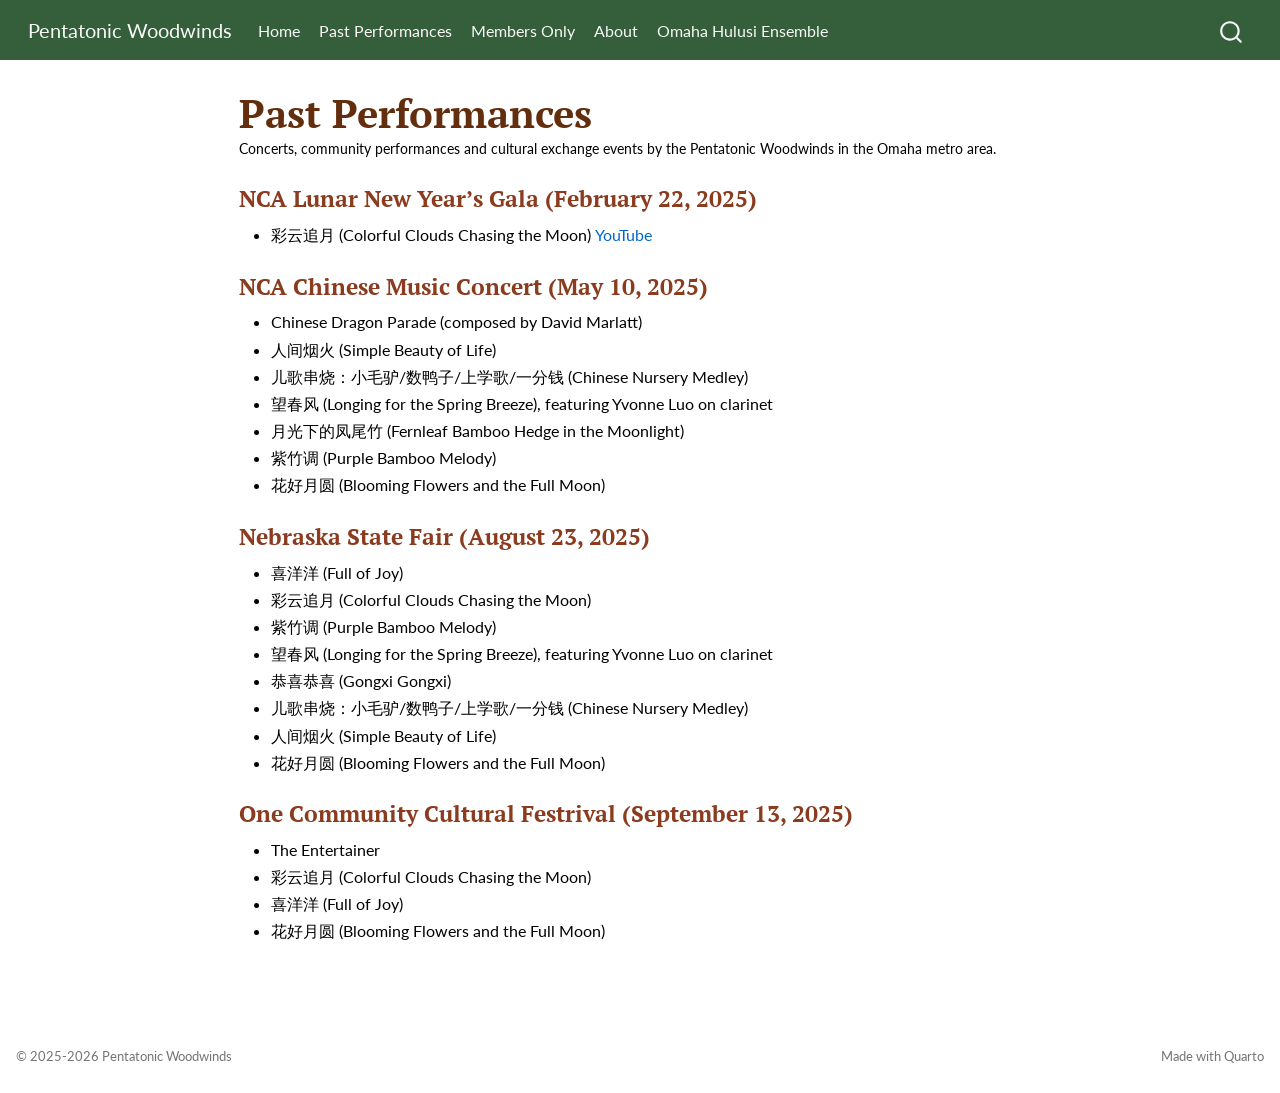
<file: docs/pastperf.html>
<!DOCTYPE html>
<html xmlns="http://www.w3.org/1999/xhtml" lang="en" xml:lang="en"><head>

<meta charset="utf-8">
<meta name="generator" content="quarto-1.7.33">

<meta name="viewport" content="width=device-width, initial-scale=1.0, user-scalable=yes">

<meta name="description" content="Concerts, community performances and cultural exchange events by the Pentatonic Woodwinds in the Omaha metro area.">

<title>Past Performances – Pentatonic Woodwinds</title>
<style>
code{white-space: pre-wrap;}
span.smallcaps{font-variant: small-caps;}
div.columns{display: flex; gap: min(4vw, 1.5em);}
div.column{flex: auto; overflow-x: auto;}
div.hanging-indent{margin-left: 1.5em; text-indent: -1.5em;}
ul.task-list{list-style: none;}
ul.task-list li input[type="checkbox"] {
  width: 0.8em;
  margin: 0 0.8em 0.2em -1em; /* quarto-specific, see https://github.com/quarto-dev/quarto-cli/issues/4556 */ 
  vertical-align: middle;
}
</style>


<script src="site_libs/quarto-nav/quarto-nav.js"></script>
<script src="site_libs/quarto-nav/headroom.min.js"></script>
<script src="site_libs/clipboard/clipboard.min.js"></script>
<script src="site_libs/quarto-search/autocomplete.umd.js"></script>
<script src="site_libs/quarto-search/fuse.min.js"></script>
<script src="site_libs/quarto-search/quarto-search.js"></script>
<meta name="quarto:offset" content="./">
<script src="site_libs/quarto-html/quarto.js" type="module"></script>
<script src="site_libs/quarto-html/tabsets/tabsets.js" type="module"></script>
<script src="site_libs/quarto-html/popper.min.js"></script>
<script src="site_libs/quarto-html/tippy.umd.min.js"></script>
<script src="site_libs/quarto-html/anchor.min.js"></script>
<link href="site_libs/quarto-html/tippy.css" rel="stylesheet">
<link href="site_libs/quarto-html/quarto-syntax-highlighting-4931ad3a4f610300299060d87ad9de1f.css" rel="stylesheet" id="quarto-text-highlighting-styles">
<script src="site_libs/bootstrap/bootstrap.min.js"></script>
<link href="site_libs/bootstrap/bootstrap-icons.css" rel="stylesheet">
<link href="site_libs/bootstrap/bootstrap-c2830fcd33dd394132b34edb80eef915.min.css" rel="stylesheet" append-hash="true" id="quarto-bootstrap" data-mode="light">
<script id="quarto-search-options" type="application/json">{
  "location": "navbar",
  "copy-button": false,
  "collapse-after": 3,
  "panel-placement": "end",
  "type": "overlay",
  "limit": 50,
  "keyboard-shortcut": [
    "f",
    "/",
    "s"
  ],
  "show-item-context": false,
  "language": {
    "search-no-results-text": "No results",
    "search-matching-documents-text": "matching documents",
    "search-copy-link-title": "Copy link to search",
    "search-hide-matches-text": "Hide additional matches",
    "search-more-match-text": "more match in this document",
    "search-more-matches-text": "more matches in this document",
    "search-clear-button-title": "Clear",
    "search-text-placeholder": "",
    "search-detached-cancel-button-title": "Cancel",
    "search-submit-button-title": "Submit",
    "search-label": "Search"
  }
}</script>


<meta property="og:title" content="Past Performances – Pentatonic Woodwinds">
<meta property="og:description" content="Concerts, community performances and cultural exchange events by the Pentatonic Woodwinds in the Omaha metro area.">
<meta property="og:site_name" content="Pentatonic Woodwinds">
</head>

<body class="nav-fixed fullcontent quarto-light">

<div id="quarto-search-results"></div>
  <header id="quarto-header" class="headroom fixed-top">
    <nav class="navbar navbar-expand-lg " data-bs-theme="dark">
      <div class="navbar-container container-fluid">
      <div class="navbar-brand-container mx-auto">
    <a class="navbar-brand" href="./index.html">
    <span class="navbar-title">Pentatonic Woodwinds</span>
    </a>
  </div>
            <div id="quarto-search" class="" title="Search"></div>
          <button class="navbar-toggler" type="button" data-bs-toggle="collapse" data-bs-target="#navbarCollapse" aria-controls="navbarCollapse" role="menu" aria-expanded="false" aria-label="Toggle navigation" onclick="if (window.quartoToggleHeadroom) { window.quartoToggleHeadroom(); }">
  <span class="navbar-toggler-icon"></span>
</button>
          <div class="collapse navbar-collapse" id="navbarCollapse">
            <ul class="navbar-nav navbar-nav-scroll me-auto">
  <li class="nav-item">
    <a class="nav-link" href="./index.html"> 
<span class="menu-text">Home</span></a>
  </li>  
  <li class="nav-item">
    <a class="nav-link active" href="./pastperf.html" aria-current="page"> 
<span class="menu-text">Past Performances</span></a>
  </li>  
  <li class="nav-item">
    <a class="nav-link" href="./member.html"> 
<span class="menu-text">Members Only</span></a>
  </li>  
  <li class="nav-item">
    <a class="nav-link" href="./about.html"> 
<span class="menu-text">About</span></a>
  </li>  
  <li class="nav-item">
    <a class="nav-link" href="https://www.luozijun.com/omahahulusi/"> 
<span class="menu-text">Omaha Hulusi Ensemble</span></a>
  </li>  
</ul>
          </div> <!-- /navcollapse -->
            <div class="quarto-navbar-tools">
</div>
      </div> <!-- /container-fluid -->
    </nav>
</header>
<!-- content -->
<div id="quarto-content" class="quarto-container page-columns page-rows-contents page-layout-article page-navbar">
<!-- sidebar -->
<!-- margin-sidebar -->
    
<!-- main -->
<main class="content" id="quarto-document-content">

<header id="title-block-header" class="quarto-title-block default">
<div class="quarto-title">
<h1 class="title">Past Performances</h1>
</div>

<div>
  <div class="description">
    <p>Concerts, community performances and cultural exchange events by the Pentatonic Woodwinds in the Omaha metro area.</p>
  </div>
</div>


<div class="quarto-title-meta">

    
  
    
  </div>
  


</header>


<section id="nca-lunar-new-years-gala-february-22-2025" class="level3">
<h3 class="anchored" data-anchor-id="nca-lunar-new-years-gala-february-22-2025">NCA Lunar New Year’s Gala (February 22, 2025)</h3>
<ul>
<li>彩云追月 (Colorful Clouds Chasing the Moon) <a href="https://youtu.be/NjZ4cygeD8I">YouTube</a></li>
</ul>
</section>
<section id="nca-chinese-music-concert-may-10-2025" class="level3">
<h3 class="anchored" data-anchor-id="nca-chinese-music-concert-may-10-2025">NCA Chinese Music Concert (May 10, 2025)</h3>
<ul>
<li>Chinese Dragon Parade (composed by David Marlatt)</li>
<li>人间烟火 (Simple Beauty of Life)</li>
<li>儿歌串烧：小毛驴/数鸭子/上学歌/一分钱 (Chinese Nursery Medley)</li>
<li>望春风 (Longing for the Spring Breeze), featuring Yvonne Luo on clarinet</li>
<li>月光下的凤尾竹 (Fernleaf Bamboo Hedge in the Moonlight)</li>
<li>紫竹调 (Purple Bamboo Melody)</li>
<li>花好月圆 (Blooming Flowers and the Full Moon)</li>
</ul>
</section>
<section id="nebraska-state-fair-august-23-2025" class="level3">
<h3 class="anchored" data-anchor-id="nebraska-state-fair-august-23-2025">Nebraska State Fair (August 23, 2025)</h3>
<ul>
<li>喜洋洋 (Full of Joy)</li>
<li>彩云追月 (Colorful Clouds Chasing the Moon)</li>
<li>紫竹调 (Purple Bamboo Melody)</li>
<li>望春风 (Longing for the Spring Breeze), featuring Yvonne Luo on clarinet</li>
<li>恭喜恭喜 (Gongxi Gongxi)</li>
<li>儿歌串烧：小毛驴/数鸭子/上学歌/一分钱 (Chinese Nursery Medley)</li>
<li>人间烟火 (Simple Beauty of Life)</li>
<li>花好月圆 (Blooming Flowers and the Full Moon)</li>
</ul>
</section>
<section id="one-community-cultural-festrival-september-13-2025" class="level3">
<h3 class="anchored" data-anchor-id="one-community-cultural-festrival-september-13-2025">One Community Cultural Festrival (September 13, 2025)</h3>
<ul>
<li>The Entertainer</li>
<li>彩云追月 (Colorful Clouds Chasing the Moon)</li>
<li>喜洋洋 (Full of Joy)</li>
<li>花好月圆 (Blooming Flowers and the Full Moon)</li>
</ul>


</section>

</main> <!-- /main -->
<script id="quarto-html-after-body" type="application/javascript">
  window.document.addEventListener("DOMContentLoaded", function (event) {
    const icon = "";
    const anchorJS = new window.AnchorJS();
    anchorJS.options = {
      placement: 'right',
      icon: icon
    };
    anchorJS.add('.anchored');
    const isCodeAnnotation = (el) => {
      for (const clz of el.classList) {
        if (clz.startsWith('code-annotation-')) {                     
          return true;
        }
      }
      return false;
    }
    const onCopySuccess = function(e) {
      // button target
      const button = e.trigger;
      // don't keep focus
      button.blur();
      // flash "checked"
      button.classList.add('code-copy-button-checked');
      var currentTitle = button.getAttribute("title");
      button.setAttribute("title", "Copied!");
      let tooltip;
      if (window.bootstrap) {
        button.setAttribute("data-bs-toggle", "tooltip");
        button.setAttribute("data-bs-placement", "left");
        button.setAttribute("data-bs-title", "Copied!");
        tooltip = new bootstrap.Tooltip(button, 
          { trigger: "manual", 
            customClass: "code-copy-button-tooltip",
            offset: [0, -8]});
        tooltip.show();    
      }
      setTimeout(function() {
        if (tooltip) {
          tooltip.hide();
          button.removeAttribute("data-bs-title");
          button.removeAttribute("data-bs-toggle");
          button.removeAttribute("data-bs-placement");
        }
        button.setAttribute("title", currentTitle);
        button.classList.remove('code-copy-button-checked');
      }, 1000);
      // clear code selection
      e.clearSelection();
    }
    const getTextToCopy = function(trigger) {
        const codeEl = trigger.previousElementSibling.cloneNode(true);
        for (const childEl of codeEl.children) {
          if (isCodeAnnotation(childEl)) {
            childEl.remove();
          }
        }
        return codeEl.innerText;
    }
    const clipboard = new window.ClipboardJS('.code-copy-button:not([data-in-quarto-modal])', {
      text: getTextToCopy
    });
    clipboard.on('success', onCopySuccess);
    if (window.document.getElementById('quarto-embedded-source-code-modal')) {
      const clipboardModal = new window.ClipboardJS('.code-copy-button[data-in-quarto-modal]', {
        text: getTextToCopy,
        container: window.document.getElementById('quarto-embedded-source-code-modal')
      });
      clipboardModal.on('success', onCopySuccess);
    }
      var localhostRegex = new RegExp(/^(?:http|https):\/\/localhost\:?[0-9]*\//);
      var mailtoRegex = new RegExp(/^mailto:/);
        var filterRegex = new RegExp("https:\/\/www\.luozijun\.com\/pentatonicwoodwinds");
      var isInternal = (href) => {
          return filterRegex.test(href) || localhostRegex.test(href) || mailtoRegex.test(href);
      }
      // Inspect non-navigation links and adorn them if external
     var links = window.document.querySelectorAll('a[href]:not(.nav-link):not(.navbar-brand):not(.toc-action):not(.sidebar-link):not(.sidebar-item-toggle):not(.pagination-link):not(.no-external):not([aria-hidden]):not(.dropdown-item):not(.quarto-navigation-tool):not(.about-link)');
      for (var i=0; i<links.length; i++) {
        const link = links[i];
        if (!isInternal(link.href)) {
          // undo the damage that might have been done by quarto-nav.js in the case of
          // links that we want to consider external
          if (link.dataset.originalHref !== undefined) {
            link.href = link.dataset.originalHref;
          }
        }
      }
    function tippyHover(el, contentFn, onTriggerFn, onUntriggerFn) {
      const config = {
        allowHTML: true,
        maxWidth: 500,
        delay: 100,
        arrow: false,
        appendTo: function(el) {
            return el.parentElement;
        },
        interactive: true,
        interactiveBorder: 10,
        theme: 'quarto',
        placement: 'bottom-start',
      };
      if (contentFn) {
        config.content = contentFn;
      }
      if (onTriggerFn) {
        config.onTrigger = onTriggerFn;
      }
      if (onUntriggerFn) {
        config.onUntrigger = onUntriggerFn;
      }
      window.tippy(el, config); 
    }
    const noterefs = window.document.querySelectorAll('a[role="doc-noteref"]');
    for (var i=0; i<noterefs.length; i++) {
      const ref = noterefs[i];
      tippyHover(ref, function() {
        // use id or data attribute instead here
        let href = ref.getAttribute('data-footnote-href') || ref.getAttribute('href');
        try { href = new URL(href).hash; } catch {}
        const id = href.replace(/^#\/?/, "");
        const note = window.document.getElementById(id);
        if (note) {
          return note.innerHTML;
        } else {
          return "";
        }
      });
    }
    const xrefs = window.document.querySelectorAll('a.quarto-xref');
    const processXRef = (id, note) => {
      // Strip column container classes
      const stripColumnClz = (el) => {
        el.classList.remove("page-full", "page-columns");
        if (el.children) {
          for (const child of el.children) {
            stripColumnClz(child);
          }
        }
      }
      stripColumnClz(note)
      if (id === null || id.startsWith('sec-')) {
        // Special case sections, only their first couple elements
        const container = document.createElement("div");
        if (note.children && note.children.length > 2) {
          container.appendChild(note.children[0].cloneNode(true));
          for (let i = 1; i < note.children.length; i++) {
            const child = note.children[i];
            if (child.tagName === "P" && child.innerText === "") {
              continue;
            } else {
              container.appendChild(child.cloneNode(true));
              break;
            }
          }
          if (window.Quarto?.typesetMath) {
            window.Quarto.typesetMath(container);
          }
          return container.innerHTML
        } else {
          if (window.Quarto?.typesetMath) {
            window.Quarto.typesetMath(note);
          }
          return note.innerHTML;
        }
      } else {
        // Remove any anchor links if they are present
        const anchorLink = note.querySelector('a.anchorjs-link');
        if (anchorLink) {
          anchorLink.remove();
        }
        if (window.Quarto?.typesetMath) {
          window.Quarto.typesetMath(note);
        }
        if (note.classList.contains("callout")) {
          return note.outerHTML;
        } else {
          return note.innerHTML;
        }
      }
    }
    for (var i=0; i<xrefs.length; i++) {
      const xref = xrefs[i];
      tippyHover(xref, undefined, function(instance) {
        instance.disable();
        let url = xref.getAttribute('href');
        let hash = undefined; 
        if (url.startsWith('#')) {
          hash = url;
        } else {
          try { hash = new URL(url).hash; } catch {}
        }
        if (hash) {
          const id = hash.replace(/^#\/?/, "");
          const note = window.document.getElementById(id);
          if (note !== null) {
            try {
              const html = processXRef(id, note.cloneNode(true));
              instance.setContent(html);
            } finally {
              instance.enable();
              instance.show();
            }
          } else {
            // See if we can fetch this
            fetch(url.split('#')[0])
            .then(res => res.text())
            .then(html => {
              const parser = new DOMParser();
              const htmlDoc = parser.parseFromString(html, "text/html");
              const note = htmlDoc.getElementById(id);
              if (note !== null) {
                const html = processXRef(id, note);
                instance.setContent(html);
              } 
            }).finally(() => {
              instance.enable();
              instance.show();
            });
          }
        } else {
          // See if we can fetch a full url (with no hash to target)
          // This is a special case and we should probably do some content thinning / targeting
          fetch(url)
          .then(res => res.text())
          .then(html => {
            const parser = new DOMParser();
            const htmlDoc = parser.parseFromString(html, "text/html");
            const note = htmlDoc.querySelector('main.content');
            if (note !== null) {
              // This should only happen for chapter cross references
              // (since there is no id in the URL)
              // remove the first header
              if (note.children.length > 0 && note.children[0].tagName === "HEADER") {
                note.children[0].remove();
              }
              const html = processXRef(null, note);
              instance.setContent(html);
            } 
          }).finally(() => {
            instance.enable();
            instance.show();
          });
        }
      }, function(instance) {
      });
    }
        let selectedAnnoteEl;
        const selectorForAnnotation = ( cell, annotation) => {
          let cellAttr = 'data-code-cell="' + cell + '"';
          let lineAttr = 'data-code-annotation="' +  annotation + '"';
          const selector = 'span[' + cellAttr + '][' + lineAttr + ']';
          return selector;
        }
        const selectCodeLines = (annoteEl) => {
          const doc = window.document;
          const targetCell = annoteEl.getAttribute("data-target-cell");
          const targetAnnotation = annoteEl.getAttribute("data-target-annotation");
          const annoteSpan = window.document.querySelector(selectorForAnnotation(targetCell, targetAnnotation));
          const lines = annoteSpan.getAttribute("data-code-lines").split(",");
          const lineIds = lines.map((line) => {
            return targetCell + "-" + line;
          })
          let top = null;
          let height = null;
          let parent = null;
          if (lineIds.length > 0) {
              //compute the position of the single el (top and bottom and make a div)
              const el = window.document.getElementById(lineIds[0]);
              top = el.offsetTop;
              height = el.offsetHeight;
              parent = el.parentElement.parentElement;
            if (lineIds.length > 1) {
              const lastEl = window.document.getElementById(lineIds[lineIds.length - 1]);
              const bottom = lastEl.offsetTop + lastEl.offsetHeight;
              height = bottom - top;
            }
            if (top !== null && height !== null && parent !== null) {
              // cook up a div (if necessary) and position it 
              let div = window.document.getElementById("code-annotation-line-highlight");
              if (div === null) {
                div = window.document.createElement("div");
                div.setAttribute("id", "code-annotation-line-highlight");
                div.style.position = 'absolute';
                parent.appendChild(div);
              }
              div.style.top = top - 2 + "px";
              div.style.height = height + 4 + "px";
              div.style.left = 0;
              let gutterDiv = window.document.getElementById("code-annotation-line-highlight-gutter");
              if (gutterDiv === null) {
                gutterDiv = window.document.createElement("div");
                gutterDiv.setAttribute("id", "code-annotation-line-highlight-gutter");
                gutterDiv.style.position = 'absolute';
                const codeCell = window.document.getElementById(targetCell);
                const gutter = codeCell.querySelector('.code-annotation-gutter');
                gutter.appendChild(gutterDiv);
              }
              gutterDiv.style.top = top - 2 + "px";
              gutterDiv.style.height = height + 4 + "px";
            }
            selectedAnnoteEl = annoteEl;
          }
        };
        const unselectCodeLines = () => {
          const elementsIds = ["code-annotation-line-highlight", "code-annotation-line-highlight-gutter"];
          elementsIds.forEach((elId) => {
            const div = window.document.getElementById(elId);
            if (div) {
              div.remove();
            }
          });
          selectedAnnoteEl = undefined;
        };
          // Handle positioning of the toggle
      window.addEventListener(
        "resize",
        throttle(() => {
          elRect = undefined;
          if (selectedAnnoteEl) {
            selectCodeLines(selectedAnnoteEl);
          }
        }, 10)
      );
      function throttle(fn, ms) {
      let throttle = false;
      let timer;
        return (...args) => {
          if(!throttle) { // first call gets through
              fn.apply(this, args);
              throttle = true;
          } else { // all the others get throttled
              if(timer) clearTimeout(timer); // cancel #2
              timer = setTimeout(() => {
                fn.apply(this, args);
                timer = throttle = false;
              }, ms);
          }
        };
      }
        // Attach click handler to the DT
        const annoteDls = window.document.querySelectorAll('dt[data-target-cell]');
        for (const annoteDlNode of annoteDls) {
          annoteDlNode.addEventListener('click', (event) => {
            const clickedEl = event.target;
            if (clickedEl !== selectedAnnoteEl) {
              unselectCodeLines();
              const activeEl = window.document.querySelector('dt[data-target-cell].code-annotation-active');
              if (activeEl) {
                activeEl.classList.remove('code-annotation-active');
              }
              selectCodeLines(clickedEl);
              clickedEl.classList.add('code-annotation-active');
            } else {
              // Unselect the line
              unselectCodeLines();
              clickedEl.classList.remove('code-annotation-active');
            }
          });
        }
    const findCites = (el) => {
      const parentEl = el.parentElement;
      if (parentEl) {
        const cites = parentEl.dataset.cites;
        if (cites) {
          return {
            el,
            cites: cites.split(' ')
          };
        } else {
          return findCites(el.parentElement)
        }
      } else {
        return undefined;
      }
    };
    var bibliorefs = window.document.querySelectorAll('a[role="doc-biblioref"]');
    for (var i=0; i<bibliorefs.length; i++) {
      const ref = bibliorefs[i];
      const citeInfo = findCites(ref);
      if (citeInfo) {
        tippyHover(citeInfo.el, function() {
          var popup = window.document.createElement('div');
          citeInfo.cites.forEach(function(cite) {
            var citeDiv = window.document.createElement('div');
            citeDiv.classList.add('hanging-indent');
            citeDiv.classList.add('csl-entry');
            var biblioDiv = window.document.getElementById('ref-' + cite);
            if (biblioDiv) {
              citeDiv.innerHTML = biblioDiv.innerHTML;
            }
            popup.appendChild(citeDiv);
          });
          return popup.innerHTML;
        });
      }
    }
  });
  </script>
</div> <!-- /content -->
<footer class="footer">
  <div class="nav-footer">
    <div class="nav-footer-left">
<p>© 2025-2026 <a href="https://www.luozijun.com/pentatonicwoodwinds">Pentatonic Woodwinds</a><br></p>
</div>   
    <div class="nav-footer-center">
      &nbsp;
    </div>
    <div class="nav-footer-right">
<p>Made with <a href="https://quarto.org/">Quarto</a><br></p>
</div>
  </div>
</footer>




</body></html>
</file>
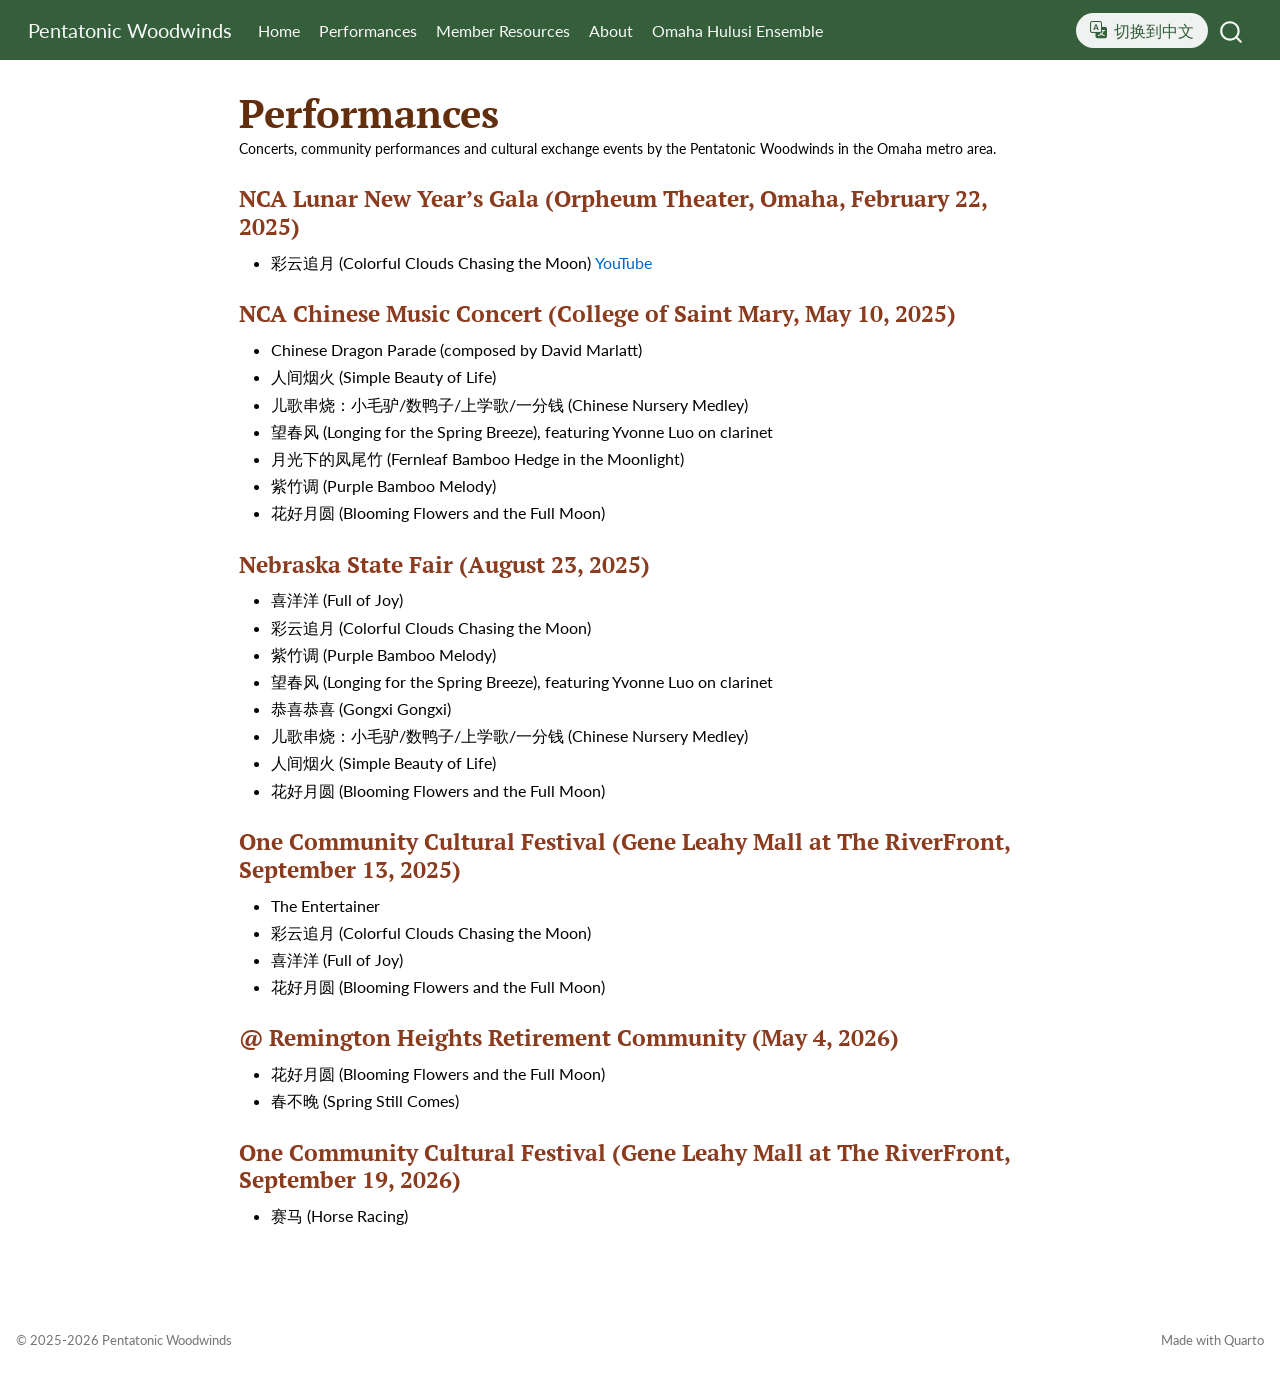
<file: docs/performances.html>
<!DOCTYPE html>
<html xmlns="http://www.w3.org/1999/xhtml" lang="en" xml:lang="en"><head>

<meta charset="utf-8">
<meta name="generator" content="quarto-1.7.33">

<meta name="viewport" content="width=device-width, initial-scale=1.0, user-scalable=yes">

<meta name="description" content="Concerts, community performances and cultural exchange events by the Pentatonic Woodwinds in the Omaha metro area.">

<title>Performances – Pentatonic Woodwinds</title>
<style>
code{white-space: pre-wrap;}
span.smallcaps{font-variant: small-caps;}
div.columns{display: flex; gap: min(4vw, 1.5em);}
div.column{flex: auto; overflow-x: auto;}
div.hanging-indent{margin-left: 1.5em; text-indent: -1.5em;}
ul.task-list{list-style: none;}
ul.task-list li input[type="checkbox"] {
  width: 0.8em;
  margin: 0 0.8em 0.2em -1em; /* quarto-specific, see https://github.com/quarto-dev/quarto-cli/issues/4556 */ 
  vertical-align: middle;
}
</style>


<script src="site_libs/quarto-nav/quarto-nav.js"></script>
<script src="site_libs/quarto-nav/headroom.min.js"></script>
<script src="site_libs/clipboard/clipboard.min.js"></script>
<script src="site_libs/quarto-search/autocomplete.umd.js"></script>
<script src="site_libs/quarto-search/fuse.min.js"></script>
<script src="site_libs/quarto-search/quarto-search.js"></script>
<meta name="quarto:offset" content="./">
<script src="site_libs/quarto-html/quarto.js" type="module"></script>
<script src="site_libs/quarto-html/tabsets/tabsets.js" type="module"></script>
<script src="site_libs/quarto-html/popper.min.js"></script>
<script src="site_libs/quarto-html/tippy.umd.min.js"></script>
<script src="site_libs/quarto-html/anchor.min.js"></script>
<link href="site_libs/quarto-html/tippy.css" rel="stylesheet">
<link href="site_libs/quarto-html/quarto-syntax-highlighting-4931ad3a4f610300299060d87ad9de1f.css" rel="stylesheet" id="quarto-text-highlighting-styles">
<script src="site_libs/bootstrap/bootstrap.min.js"></script>
<link href="site_libs/bootstrap/bootstrap-icons.css" rel="stylesheet">
<link href="site_libs/bootstrap/bootstrap-2af9444a751143c533e33affe92fc59f.min.css" rel="stylesheet" append-hash="true" id="quarto-bootstrap" data-mode="light">
<script id="quarto-search-options" type="application/json">{
  "location": "navbar",
  "copy-button": false,
  "collapse-after": 3,
  "panel-placement": "end",
  "type": "overlay",
  "limit": 50,
  "keyboard-shortcut": [
    "f",
    "/",
    "s"
  ],
  "show-item-context": false,
  "language": {
    "search-no-results-text": "No results",
    "search-matching-documents-text": "matching documents",
    "search-copy-link-title": "Copy link to search",
    "search-hide-matches-text": "Hide additional matches",
    "search-more-match-text": "more match in this document",
    "search-more-matches-text": "more matches in this document",
    "search-clear-button-title": "Clear",
    "search-text-placeholder": "",
    "search-detached-cancel-button-title": "Cancel",
    "search-submit-button-title": "Submit",
    "search-label": "Search"
  }
}</script>
<script>
  // Set the language before first paint so the hidden half never flashes.
  // With JavaScript off no data-lang is set, the .lang-* rules never match,
  // and both languages stay visible.
  (function () {
    var stored = null;
    try { stored = window.localStorage.getItem("site-lang"); } catch (e) {}
    var lang = (stored === "zh" || stored === "en") ? stored
      : (navigator.language || "").toLowerCase().indexOf("zh") === 0 ? "zh" : "en";
    document.documentElement.setAttribute("data-lang", lang);
    document.documentElement.setAttribute("lang", lang === "zh" ? "zh-Hans" : "en");
  })();
</script>


<meta property="og:title" content="Performances – Pentatonic Woodwinds">
<meta property="og:description" content="Concerts, community performances and cultural exchange events by the Pentatonic Woodwinds in the Omaha metro area.">
<meta property="og:image" content="https://www.luozijun.com/pentatonicwoodwinds/images/gala2025.jpeg">
<meta property="og:site_name" content="Pentatonic Woodwinds">
<meta name="twitter:title" content="Performances – Pentatonic Woodwinds">
<meta name="twitter:description" content="Concerts, community performances and cultural exchange events by the Pentatonic Woodwinds in the Omaha metro area.">
<meta name="twitter:image" content="https://www.luozijun.com/pentatonicwoodwinds/images/gala2025.jpeg">
<meta name="twitter:card" content="summary_large_image">
</head>

<body class="nav-fixed fullcontent quarto-light">

<div id="quarto-search-results"></div>
  <header id="quarto-header" class="headroom fixed-top">
    <nav class="navbar navbar-expand-lg " data-bs-theme="dark">
      <div class="navbar-container container-fluid">
      <div class="navbar-brand-container mx-auto">
    <a class="navbar-brand" href="./index.html">
    <span class="navbar-title">Pentatonic Woodwinds</span>
    </a>
  </div>
            <div id="quarto-search" class="" title="Search"></div>
          <button class="navbar-toggler" type="button" data-bs-toggle="collapse" data-bs-target="#navbarCollapse" aria-controls="navbarCollapse" role="menu" aria-expanded="false" aria-label="Toggle navigation" onclick="if (window.quartoToggleHeadroom) { window.quartoToggleHeadroom(); }">
  <span class="navbar-toggler-icon"></span>
</button>
          <div class="collapse navbar-collapse" id="navbarCollapse">
            <ul class="navbar-nav navbar-nav-scroll me-auto">
  <li class="nav-item">
    <a class="nav-link" href="./index.html"> 
<span class="menu-text">Home</span></a>
  </li>  
  <li class="nav-item">
    <a class="nav-link active" href="./performances.html" aria-current="page"> 
<span class="menu-text">Performances</span></a>
  </li>  
  <li class="nav-item">
    <a class="nav-link" href="./member.html"> 
<span class="menu-text">Member Resources</span></a>
  </li>  
  <li class="nav-item">
    <a class="nav-link" href="./about.html"> 
<span class="menu-text">About</span></a>
  </li>  
  <li class="nav-item">
    <a class="nav-link" href="https://www.luozijun.com/omahahulusi/"> 
<span class="menu-text">Omaha Hulusi Ensemble</span></a>
  </li>  
</ul>
          </div> <!-- /navcollapse -->
            <div class="quarto-navbar-tools">
</div>
      </div> <!-- /container-fluid -->
    </nav>
</header>
<!-- content -->
<div id="quarto-content" class="quarto-container page-columns page-rows-contents page-layout-article page-navbar">
<!-- sidebar -->
<!-- margin-sidebar -->
    
<!-- main -->
<main class="content" id="quarto-document-content">

<header id="title-block-header" class="quarto-title-block default">
<div class="quarto-title">
<h1 class="title">Performances</h1>
</div>

<div>
  <div class="description">
    <p>Concerts, community performances and cultural exchange events by the Pentatonic Woodwinds in the Omaha metro area.</p>
  </div>
</div>


<div class="quarto-title-meta">

    
  
    
  </div>
  


</header>


<div class="lang-en">
<section id="nca-lunar-new-years-gala-orpheum-theater-omaha-february-22-2025" class="level3">
<h3 class="anchored" data-anchor-id="nca-lunar-new-years-gala-orpheum-theater-omaha-february-22-2025">NCA Lunar New Year’s Gala (Orpheum Theater, Omaha, February 22, 2025)</h3>
<ul>
<li>彩云追月 (Colorful Clouds Chasing the Moon) <a href="https://youtu.be/NjZ4cygeD8I">YouTube</a></li>
</ul>
</section>
<section id="nca-chinese-music-concert-college-of-saint-mary-may-10-2025" class="level3">
<h3 class="anchored" data-anchor-id="nca-chinese-music-concert-college-of-saint-mary-may-10-2025">NCA Chinese Music Concert (College of Saint Mary, May 10, 2025)</h3>
<ul>
<li>Chinese Dragon Parade (composed by David Marlatt)</li>
<li>人间烟火 (Simple Beauty of Life)</li>
<li>儿歌串烧：小毛驴/数鸭子/上学歌/一分钱 (Chinese Nursery Medley)</li>
<li>望春风 (Longing for the Spring Breeze), featuring Yvonne Luo on clarinet</li>
<li>月光下的凤尾竹 (Fernleaf Bamboo Hedge in the Moonlight)</li>
<li>紫竹调 (Purple Bamboo Melody)</li>
<li>花好月圆 (Blooming Flowers and the Full Moon)</li>
</ul>
</section>
<section id="nebraska-state-fair-august-23-2025" class="level3">
<h3 class="anchored" data-anchor-id="nebraska-state-fair-august-23-2025">Nebraska State Fair (August 23, 2025)</h3>
<ul>
<li>喜洋洋 (Full of Joy)</li>
<li>彩云追月 (Colorful Clouds Chasing the Moon)</li>
<li>紫竹调 (Purple Bamboo Melody)</li>
<li>望春风 (Longing for the Spring Breeze), featuring Yvonne Luo on clarinet</li>
<li>恭喜恭喜 (Gongxi Gongxi)</li>
<li>儿歌串烧：小毛驴/数鸭子/上学歌/一分钱 (Chinese Nursery Medley)</li>
<li>人间烟火 (Simple Beauty of Life)</li>
<li>花好月圆 (Blooming Flowers and the Full Moon)</li>
</ul>
</section>
<section id="one-community-cultural-festival-gene-leahy-mall-at-the-riverfront-september-13-2025" class="level3">
<h3 class="anchored" data-anchor-id="one-community-cultural-festival-gene-leahy-mall-at-the-riverfront-september-13-2025">One Community Cultural Festival (Gene Leahy Mall at The RiverFront, September 13, 2025)</h3>
<ul>
<li>The Entertainer</li>
<li>彩云追月 (Colorful Clouds Chasing the Moon)</li>
<li>喜洋洋 (Full of Joy)</li>
<li>花好月圆 (Blooming Flowers and the Full Moon)</li>
</ul>
</section>
<section id="remington-heights-retirement-community-may-4-2026" class="level3">
<h3 class="anchored" data-anchor-id="remington-heights-retirement-community-may-4-2026">@ Remington Heights Retirement Community (May 4, 2026)</h3>
<ul>
<li>花好月圆 (Blooming Flowers and the Full Moon)</li>
<li>春不晚 (Spring Still Comes)</li>
</ul>
</section>
<section id="one-community-cultural-festival-gene-leahy-mall-at-the-riverfront-september-19-2026" class="level3">
<h3 class="anchored" data-anchor-id="one-community-cultural-festival-gene-leahy-mall-at-the-riverfront-september-19-2026">One Community Cultural Festival (Gene Leahy Mall at The RiverFront, September 19, 2026)</h3>
<ul>
<li>赛马 (Horse Racing)</li>
</ul>
</section>
</div>
<div class="lang-zh">
<section id="nca-lunar-new-years-gala-春节联欢晚会orpheum-theater奥马哈2025年2月22日" class="level3">
<h3 class="anchored" data-anchor-id="nca-lunar-new-years-gala-春节联欢晚会orpheum-theater奥马哈2025年2月22日">NCA Lunar New Year’s Gala 春节联欢晚会（Orpheum Theater，奥马哈，2025年2月22日）</h3>
<ul>
<li>彩云追月 <a href="https://youtu.be/NjZ4cygeD8I">YouTube</a></li>
</ul>
</section>
<section id="nca-chinese-music-concert-中国音乐会圣玛丽学院-college-of-saint-mary2025年5月10日" class="level3">
<h3 class="anchored" data-anchor-id="nca-chinese-music-concert-中国音乐会圣玛丽学院-college-of-saint-mary2025年5月10日">NCA Chinese Music Concert 中国音乐会（圣玛丽学院 College of Saint Mary，2025年5月10日）</h3>
<ul>
<li>Chinese Dragon Parade（David Marlatt 作曲）</li>
<li>人间烟火</li>
<li>儿歌串烧：小毛驴/数鸭子/上学歌/一分钱</li>
<li>望春风，单簧管：罗思悦</li>
<li>月光下的凤尾竹</li>
<li>紫竹调</li>
<li>花好月圆</li>
</ul>
</section>
<section id="nebraska-state-fair-内布拉斯加州博览会2025年8月23日" class="level3">
<h3 class="anchored" data-anchor-id="nebraska-state-fair-内布拉斯加州博览会2025年8月23日">Nebraska State Fair 内布拉斯加州博览会（2025年8月23日）</h3>
<ul>
<li>喜洋洋</li>
<li>彩云追月</li>
<li>紫竹调</li>
<li>望春风，单簧管：罗思悦</li>
<li>恭喜恭喜</li>
<li>儿歌串烧：小毛驴/数鸭子/上学歌/一分钱</li>
<li>人间烟火</li>
<li>花好月圆</li>
</ul>
</section>
<section id="one-community-cultural-festival-文化节gene-leahy-mall-at-the-riverfront2025年9月13日" class="level3">
<h3 class="anchored" data-anchor-id="one-community-cultural-festival-文化节gene-leahy-mall-at-the-riverfront2025年9月13日">One Community Cultural Festival 文化节（Gene Leahy Mall at The RiverFront，2025年9月13日）</h3>
<ul>
<li>The Entertainer</li>
<li>彩云追月</li>
<li>喜洋洋</li>
<li>花好月圆</li>
</ul>
</section>
<section id="remington-heights-retirement-community2026年5月4日" class="level3">
<h3 class="anchored" data-anchor-id="remington-heights-retirement-community2026年5月4日">@ Remington Heights Retirement Community（2026年5月4日）</h3>
<ul>
<li>花好月圆</li>
<li>春不晚</li>
</ul>
</section>
<section id="one-community-cultural-festival-文化节gene-leahy-mall-at-the-riverfront2026年9月19日" class="level3">
<h3 class="anchored" data-anchor-id="one-community-cultural-festival-文化节gene-leahy-mall-at-the-riverfront2026年9月19日">One Community Cultural Festival 文化节（Gene Leahy Mall at The RiverFront，2026年9月19日）</h3>
<ul>
<li>赛马</li>
</ul>
</section>
</div>



</main> <!-- /main -->
<script>
  // Site chrome that Quarto generates outside the .qmd sources: navbar labels,
  // page titles, descriptions and the footer. Page *content* is switched by the
  // .lang-en / .lang-zh rules in styles.scss instead.
  (function () {
    var STORAGE_KEY = "site-lang";

    var ZH = {
      "Pentatonic Woodwinds": "五木头",
      "Home": "首页",
      "Performances": "演出",
      "Member Resources": "团员资源",
      "About": "关于",
      "Omaha Hulusi Ensemble": "奥马哈葫芦丝合奏团",
      "The Pentatonic Woodwinds – a flute, an oboe and three clarinets – formed in September 2024 to share woodwind music in the Chinese community and promote Chinese music and culture across the Omaha metro area.":
        "五木头由一支长笛、一支双簧管和三支单簧管组成，成立于2024年9月，致力于在华人社区推广木管音乐，并在奥马哈都会区传播中华音乐与文化。",
      "Concerts, community performances and cultural exchange events by the Pentatonic Woodwinds in the Omaha metro area.":
        "五木头在奥马哈都会区的音乐会、社区演出与文化交流活动。",
      "Made with": "制作工具",
      "Search": "搜索"
    };

    // [button id, label id] for each language switch on the page.
    var SWITCHES = [
      ["lang-switch", "lang-switch-label"],
      ["lang-switch-hero", "lang-switch-hero-label"]
    ];

    // Elements whose text is swapped wholesale. Each entry is remembered with its
    // original English text so switching back is lossless.
    var SELECTORS = [
      ".navbar-title",
      ".navbar-nav .menu-text",
      "h1.title",
      "#title-block-header .description p",
      ".nav-footer a",
      "#quarto-search"
    ];

    function collect() {
      var out = [];
      SELECTORS.forEach(function (sel) {
        Array.prototype.forEach.call(document.querySelectorAll(sel), function (el) {
          var en = el.getAttribute("data-en");
          if (en === null) {
            en = el.id === "quarto-search" ? el.getAttribute("title") : el.textContent.trim();
            if (!en || !ZH[en]) return;
            el.setAttribute("data-en", en);
          }
          out.push(el);
        });
      });
      return out;
    }

    function apply(lang) {
      var zh = lang === "zh";
      collect().forEach(function (el) {
        var en = el.getAttribute("data-en");
        var text = zh ? ZH[en] : en;
        if (el.id === "quarto-search") {
          el.setAttribute("title", text);
          var input = el.querySelector("input");
          if (input) input.setAttribute("placeholder", text);
        } else {
          el.textContent = text;
        }
      });

      // "Made with Quarto" keeps the Quarto link, so only its lead-in moves.
      var madeWith = document.querySelector(".nav-footer-right p");
      if (madeWith && madeWith.firstChild && madeWith.firstChild.nodeType === 3) {
        madeWith.firstChild.nodeValue = zh ? "制作工具：" : "Made with ";
      }

      var titled = document.querySelector("h1.title");
      if (titled) {
        var suffix = zh ? " – 五木头" : " – Pentatonic Woodwinds";
        document.title = titled.textContent === (zh ? ZH["Pentatonic Woodwinds"] : "Pentatonic Woodwinds")
          ? titled.textContent
          : titled.textContent + suffix;
      }

      document.documentElement.setAttribute("data-lang", lang);
      document.documentElement.setAttribute("lang", zh ? "zh-Hans" : "en");

      // Phrase the label as an instruction, written in the language it
      // switches *to*: a Chinese speaker landing on the English page sees
      // Chinese text, which is what draws the eye, and vice versa.
      var instruction = zh ? "Switch to English" : "切换到中文";
      SWITCHES.forEach(function (ids) {
        var button = document.getElementById(ids[0]);
        var label = document.getElementById(ids[1]);
        if (!button || !label) return;
        label.textContent = instruction;
        label.setAttribute("lang", zh ? "en" : "zh-Hans");
        button.setAttribute("aria-label", instruction);
      });
    }

    function toggle(event) {
      event.preventDefault();
      var next = document.documentElement.getAttribute("data-lang") === "zh" ? "en" : "zh";
      try { window.localStorage.setItem(STORAGE_KEY, next); } catch (e) {}
      apply(next);
    }

    function mountNavbar() {
      var collapse = document.getElementById("navbarCollapse");
      if (!collapse || document.getElementById("lang-switch")) return;

      var list = document.createElement("ul");
      list.className = "navbar-nav navbar-nav-scroll";
      list.id = "lang-switch-nav";
      list.innerHTML =
        '<li class="nav-item">' +
        '<a class="nav-link" href="#" id="lang-switch" role="button">' +
        '<i class="bi bi-translate" aria-hidden="true"></i>' +
        '<span id="lang-switch-label"></span>' +
        "</a></li>";
      collapse.appendChild(list);
      document.getElementById("lang-switch").addEventListener("click", toggle);
    }

    // A second switch under the title on the About-template home page, built to
    // match Quarto's own about-link markup. Injected rather than declared as an
    // `about: links:` entry because Quarto rewrites those hrefs to be
    // site-root-relative ("/index.html#lang"), which points off this site to
    // luozijun.com. Injecting also means no switch appears when scripting is
    // off, which is right: both languages are already visible then.
    function mountHero() {
      var entity = document.querySelector(".quarto-about-trestles .about-entity");
      if (!entity || document.getElementById("lang-switch-hero")) return;

      var header = entity.querySelector("#title-block-header");
      if (!header) return;

      var links = entity.querySelector(".about-links");
      if (!links) {
        links = document.createElement("div");
        links.className = "about-links";
        header.insertAdjacentElement("afterend", links);
      }

      var link = document.createElement("a");
      link.className = "about-link";
      link.id = "lang-switch-hero";
      link.href = "#";
      link.setAttribute("role", "button");
      link.innerHTML =
        '<i class="bi bi-translate" aria-hidden="true"></i>' +
        '<span class="about-link-text" id="lang-switch-hero-label"></span>';
      links.appendChild(link);
      link.addEventListener("click", toggle);
    }

    function init() {
      mountNavbar();
      mountHero();
      apply(document.documentElement.getAttribute("data-lang") || "en");
    }

    if (document.readyState === "loading") {
      document.addEventListener("DOMContentLoaded", init);
    } else {
      init();
    }

    // Quarto builds the search input asynchronously, so watch for it rather
    // than depend on script order.
    var search = document.getElementById("quarto-search");
    if (search && window.MutationObserver) {
      new MutationObserver(function () {
        var input = search.querySelector("input");
        if (!input) return;
        var zh = document.documentElement.getAttribute("data-lang") === "zh";
        input.setAttribute("placeholder", zh ? ZH["Search"] : "Search");
      }).observe(search, { childList: true, subtree: true });
    }
  })();
</script>
<script id="quarto-html-after-body" type="application/javascript">
  window.document.addEventListener("DOMContentLoaded", function (event) {
    const icon = "";
    const anchorJS = new window.AnchorJS();
    anchorJS.options = {
      placement: 'right',
      icon: icon
    };
    anchorJS.add('.anchored');
    const isCodeAnnotation = (el) => {
      for (const clz of el.classList) {
        if (clz.startsWith('code-annotation-')) {                     
          return true;
        }
      }
      return false;
    }
    const onCopySuccess = function(e) {
      // button target
      const button = e.trigger;
      // don't keep focus
      button.blur();
      // flash "checked"
      button.classList.add('code-copy-button-checked');
      var currentTitle = button.getAttribute("title");
      button.setAttribute("title", "Copied!");
      let tooltip;
      if (window.bootstrap) {
        button.setAttribute("data-bs-toggle", "tooltip");
        button.setAttribute("data-bs-placement", "left");
        button.setAttribute("data-bs-title", "Copied!");
        tooltip = new bootstrap.Tooltip(button, 
          { trigger: "manual", 
            customClass: "code-copy-button-tooltip",
            offset: [0, -8]});
        tooltip.show();    
      }
      setTimeout(function() {
        if (tooltip) {
          tooltip.hide();
          button.removeAttribute("data-bs-title");
          button.removeAttribute("data-bs-toggle");
          button.removeAttribute("data-bs-placement");
        }
        button.setAttribute("title", currentTitle);
        button.classList.remove('code-copy-button-checked');
      }, 1000);
      // clear code selection
      e.clearSelection();
    }
    const getTextToCopy = function(trigger) {
        const codeEl = trigger.previousElementSibling.cloneNode(true);
        for (const childEl of codeEl.children) {
          if (isCodeAnnotation(childEl)) {
            childEl.remove();
          }
        }
        return codeEl.innerText;
    }
    const clipboard = new window.ClipboardJS('.code-copy-button:not([data-in-quarto-modal])', {
      text: getTextToCopy
    });
    clipboard.on('success', onCopySuccess);
    if (window.document.getElementById('quarto-embedded-source-code-modal')) {
      const clipboardModal = new window.ClipboardJS('.code-copy-button[data-in-quarto-modal]', {
        text: getTextToCopy,
        container: window.document.getElementById('quarto-embedded-source-code-modal')
      });
      clipboardModal.on('success', onCopySuccess);
    }
      var localhostRegex = new RegExp(/^(?:http|https):\/\/localhost\:?[0-9]*\//);
      var mailtoRegex = new RegExp(/^mailto:/);
        var filterRegex = new RegExp("https:\/\/www\.luozijun\.com\/pentatonicwoodwinds");
      var isInternal = (href) => {
          return filterRegex.test(href) || localhostRegex.test(href) || mailtoRegex.test(href);
      }
      // Inspect non-navigation links and adorn them if external
     var links = window.document.querySelectorAll('a[href]:not(.nav-link):not(.navbar-brand):not(.toc-action):not(.sidebar-link):not(.sidebar-item-toggle):not(.pagination-link):not(.no-external):not([aria-hidden]):not(.dropdown-item):not(.quarto-navigation-tool):not(.about-link)');
      for (var i=0; i<links.length; i++) {
        const link = links[i];
        if (!isInternal(link.href)) {
          // undo the damage that might have been done by quarto-nav.js in the case of
          // links that we want to consider external
          if (link.dataset.originalHref !== undefined) {
            link.href = link.dataset.originalHref;
          }
        }
      }
    function tippyHover(el, contentFn, onTriggerFn, onUntriggerFn) {
      const config = {
        allowHTML: true,
        maxWidth: 500,
        delay: 100,
        arrow: false,
        appendTo: function(el) {
            return el.parentElement;
        },
        interactive: true,
        interactiveBorder: 10,
        theme: 'quarto',
        placement: 'bottom-start',
      };
      if (contentFn) {
        config.content = contentFn;
      }
      if (onTriggerFn) {
        config.onTrigger = onTriggerFn;
      }
      if (onUntriggerFn) {
        config.onUntrigger = onUntriggerFn;
      }
      window.tippy(el, config); 
    }
    const noterefs = window.document.querySelectorAll('a[role="doc-noteref"]');
    for (var i=0; i<noterefs.length; i++) {
      const ref = noterefs[i];
      tippyHover(ref, function() {
        // use id or data attribute instead here
        let href = ref.getAttribute('data-footnote-href') || ref.getAttribute('href');
        try { href = new URL(href).hash; } catch {}
        const id = href.replace(/^#\/?/, "");
        const note = window.document.getElementById(id);
        if (note) {
          return note.innerHTML;
        } else {
          return "";
        }
      });
    }
    const xrefs = window.document.querySelectorAll('a.quarto-xref');
    const processXRef = (id, note) => {
      // Strip column container classes
      const stripColumnClz = (el) => {
        el.classList.remove("page-full", "page-columns");
        if (el.children) {
          for (const child of el.children) {
            stripColumnClz(child);
          }
        }
      }
      stripColumnClz(note)
      if (id === null || id.startsWith('sec-')) {
        // Special case sections, only their first couple elements
        const container = document.createElement("div");
        if (note.children && note.children.length > 2) {
          container.appendChild(note.children[0].cloneNode(true));
          for (let i = 1; i < note.children.length; i++) {
            const child = note.children[i];
            if (child.tagName === "P" && child.innerText === "") {
              continue;
            } else {
              container.appendChild(child.cloneNode(true));
              break;
            }
          }
          if (window.Quarto?.typesetMath) {
            window.Quarto.typesetMath(container);
          }
          return container.innerHTML
        } else {
          if (window.Quarto?.typesetMath) {
            window.Quarto.typesetMath(note);
          }
          return note.innerHTML;
        }
      } else {
        // Remove any anchor links if they are present
        const anchorLink = note.querySelector('a.anchorjs-link');
        if (anchorLink) {
          anchorLink.remove();
        }
        if (window.Quarto?.typesetMath) {
          window.Quarto.typesetMath(note);
        }
        if (note.classList.contains("callout")) {
          return note.outerHTML;
        } else {
          return note.innerHTML;
        }
      }
    }
    for (var i=0; i<xrefs.length; i++) {
      const xref = xrefs[i];
      tippyHover(xref, undefined, function(instance) {
        instance.disable();
        let url = xref.getAttribute('href');
        let hash = undefined; 
        if (url.startsWith('#')) {
          hash = url;
        } else {
          try { hash = new URL(url).hash; } catch {}
        }
        if (hash) {
          const id = hash.replace(/^#\/?/, "");
          const note = window.document.getElementById(id);
          if (note !== null) {
            try {
              const html = processXRef(id, note.cloneNode(true));
              instance.setContent(html);
            } finally {
              instance.enable();
              instance.show();
            }
          } else {
            // See if we can fetch this
            fetch(url.split('#')[0])
            .then(res => res.text())
            .then(html => {
              const parser = new DOMParser();
              const htmlDoc = parser.parseFromString(html, "text/html");
              const note = htmlDoc.getElementById(id);
              if (note !== null) {
                const html = processXRef(id, note);
                instance.setContent(html);
              } 
            }).finally(() => {
              instance.enable();
              instance.show();
            });
          }
        } else {
          // See if we can fetch a full url (with no hash to target)
          // This is a special case and we should probably do some content thinning / targeting
          fetch(url)
          .then(res => res.text())
          .then(html => {
            const parser = new DOMParser();
            const htmlDoc = parser.parseFromString(html, "text/html");
            const note = htmlDoc.querySelector('main.content');
            if (note !== null) {
              // This should only happen for chapter cross references
              // (since there is no id in the URL)
              // remove the first header
              if (note.children.length > 0 && note.children[0].tagName === "HEADER") {
                note.children[0].remove();
              }
              const html = processXRef(null, note);
              instance.setContent(html);
            } 
          }).finally(() => {
            instance.enable();
            instance.show();
          });
        }
      }, function(instance) {
      });
    }
        let selectedAnnoteEl;
        const selectorForAnnotation = ( cell, annotation) => {
          let cellAttr = 'data-code-cell="' + cell + '"';
          let lineAttr = 'data-code-annotation="' +  annotation + '"';
          const selector = 'span[' + cellAttr + '][' + lineAttr + ']';
          return selector;
        }
        const selectCodeLines = (annoteEl) => {
          const doc = window.document;
          const targetCell = annoteEl.getAttribute("data-target-cell");
          const targetAnnotation = annoteEl.getAttribute("data-target-annotation");
          const annoteSpan = window.document.querySelector(selectorForAnnotation(targetCell, targetAnnotation));
          const lines = annoteSpan.getAttribute("data-code-lines").split(",");
          const lineIds = lines.map((line) => {
            return targetCell + "-" + line;
          })
          let top = null;
          let height = null;
          let parent = null;
          if (lineIds.length > 0) {
              //compute the position of the single el (top and bottom and make a div)
              const el = window.document.getElementById(lineIds[0]);
              top = el.offsetTop;
              height = el.offsetHeight;
              parent = el.parentElement.parentElement;
            if (lineIds.length > 1) {
              const lastEl = window.document.getElementById(lineIds[lineIds.length - 1]);
              const bottom = lastEl.offsetTop + lastEl.offsetHeight;
              height = bottom - top;
            }
            if (top !== null && height !== null && parent !== null) {
              // cook up a div (if necessary) and position it 
              let div = window.document.getElementById("code-annotation-line-highlight");
              if (div === null) {
                div = window.document.createElement("div");
                div.setAttribute("id", "code-annotation-line-highlight");
                div.style.position = 'absolute';
                parent.appendChild(div);
              }
              div.style.top = top - 2 + "px";
              div.style.height = height + 4 + "px";
              div.style.left = 0;
              let gutterDiv = window.document.getElementById("code-annotation-line-highlight-gutter");
              if (gutterDiv === null) {
                gutterDiv = window.document.createElement("div");
                gutterDiv.setAttribute("id", "code-annotation-line-highlight-gutter");
                gutterDiv.style.position = 'absolute';
                const codeCell = window.document.getElementById(targetCell);
                const gutter = codeCell.querySelector('.code-annotation-gutter');
                gutter.appendChild(gutterDiv);
              }
              gutterDiv.style.top = top - 2 + "px";
              gutterDiv.style.height = height + 4 + "px";
            }
            selectedAnnoteEl = annoteEl;
          }
        };
        const unselectCodeLines = () => {
          const elementsIds = ["code-annotation-line-highlight", "code-annotation-line-highlight-gutter"];
          elementsIds.forEach((elId) => {
            const div = window.document.getElementById(elId);
            if (div) {
              div.remove();
            }
          });
          selectedAnnoteEl = undefined;
        };
          // Handle positioning of the toggle
      window.addEventListener(
        "resize",
        throttle(() => {
          elRect = undefined;
          if (selectedAnnoteEl) {
            selectCodeLines(selectedAnnoteEl);
          }
        }, 10)
      );
      function throttle(fn, ms) {
      let throttle = false;
      let timer;
        return (...args) => {
          if(!throttle) { // first call gets through
              fn.apply(this, args);
              throttle = true;
          } else { // all the others get throttled
              if(timer) clearTimeout(timer); // cancel #2
              timer = setTimeout(() => {
                fn.apply(this, args);
                timer = throttle = false;
              }, ms);
          }
        };
      }
        // Attach click handler to the DT
        const annoteDls = window.document.querySelectorAll('dt[data-target-cell]');
        for (const annoteDlNode of annoteDls) {
          annoteDlNode.addEventListener('click', (event) => {
            const clickedEl = event.target;
            if (clickedEl !== selectedAnnoteEl) {
              unselectCodeLines();
              const activeEl = window.document.querySelector('dt[data-target-cell].code-annotation-active');
              if (activeEl) {
                activeEl.classList.remove('code-annotation-active');
              }
              selectCodeLines(clickedEl);
              clickedEl.classList.add('code-annotation-active');
            } else {
              // Unselect the line
              unselectCodeLines();
              clickedEl.classList.remove('code-annotation-active');
            }
          });
        }
    const findCites = (el) => {
      const parentEl = el.parentElement;
      if (parentEl) {
        const cites = parentEl.dataset.cites;
        if (cites) {
          return {
            el,
            cites: cites.split(' ')
          };
        } else {
          return findCites(el.parentElement)
        }
      } else {
        return undefined;
      }
    };
    var bibliorefs = window.document.querySelectorAll('a[role="doc-biblioref"]');
    for (var i=0; i<bibliorefs.length; i++) {
      const ref = bibliorefs[i];
      const citeInfo = findCites(ref);
      if (citeInfo) {
        tippyHover(citeInfo.el, function() {
          var popup = window.document.createElement('div');
          citeInfo.cites.forEach(function(cite) {
            var citeDiv = window.document.createElement('div');
            citeDiv.classList.add('hanging-indent');
            citeDiv.classList.add('csl-entry');
            var biblioDiv = window.document.getElementById('ref-' + cite);
            if (biblioDiv) {
              citeDiv.innerHTML = biblioDiv.innerHTML;
            }
            popup.appendChild(citeDiv);
          });
          return popup.innerHTML;
        });
      }
    }
  });
  </script>
</div> <!-- /content -->
<footer class="footer">
  <div class="nav-footer">
    <div class="nav-footer-left">
<p>© 2025-2026 <a href="https://www.luozijun.com/pentatonicwoodwinds">Pentatonic Woodwinds</a><br></p>
</div>   
    <div class="nav-footer-center">
      &nbsp;
    </div>
    <div class="nav-footer-right">
<p>Made with <a href="https://quarto.org/">Quarto</a><br></p>
</div>
  </div>
</footer>




</body></html>
</file>
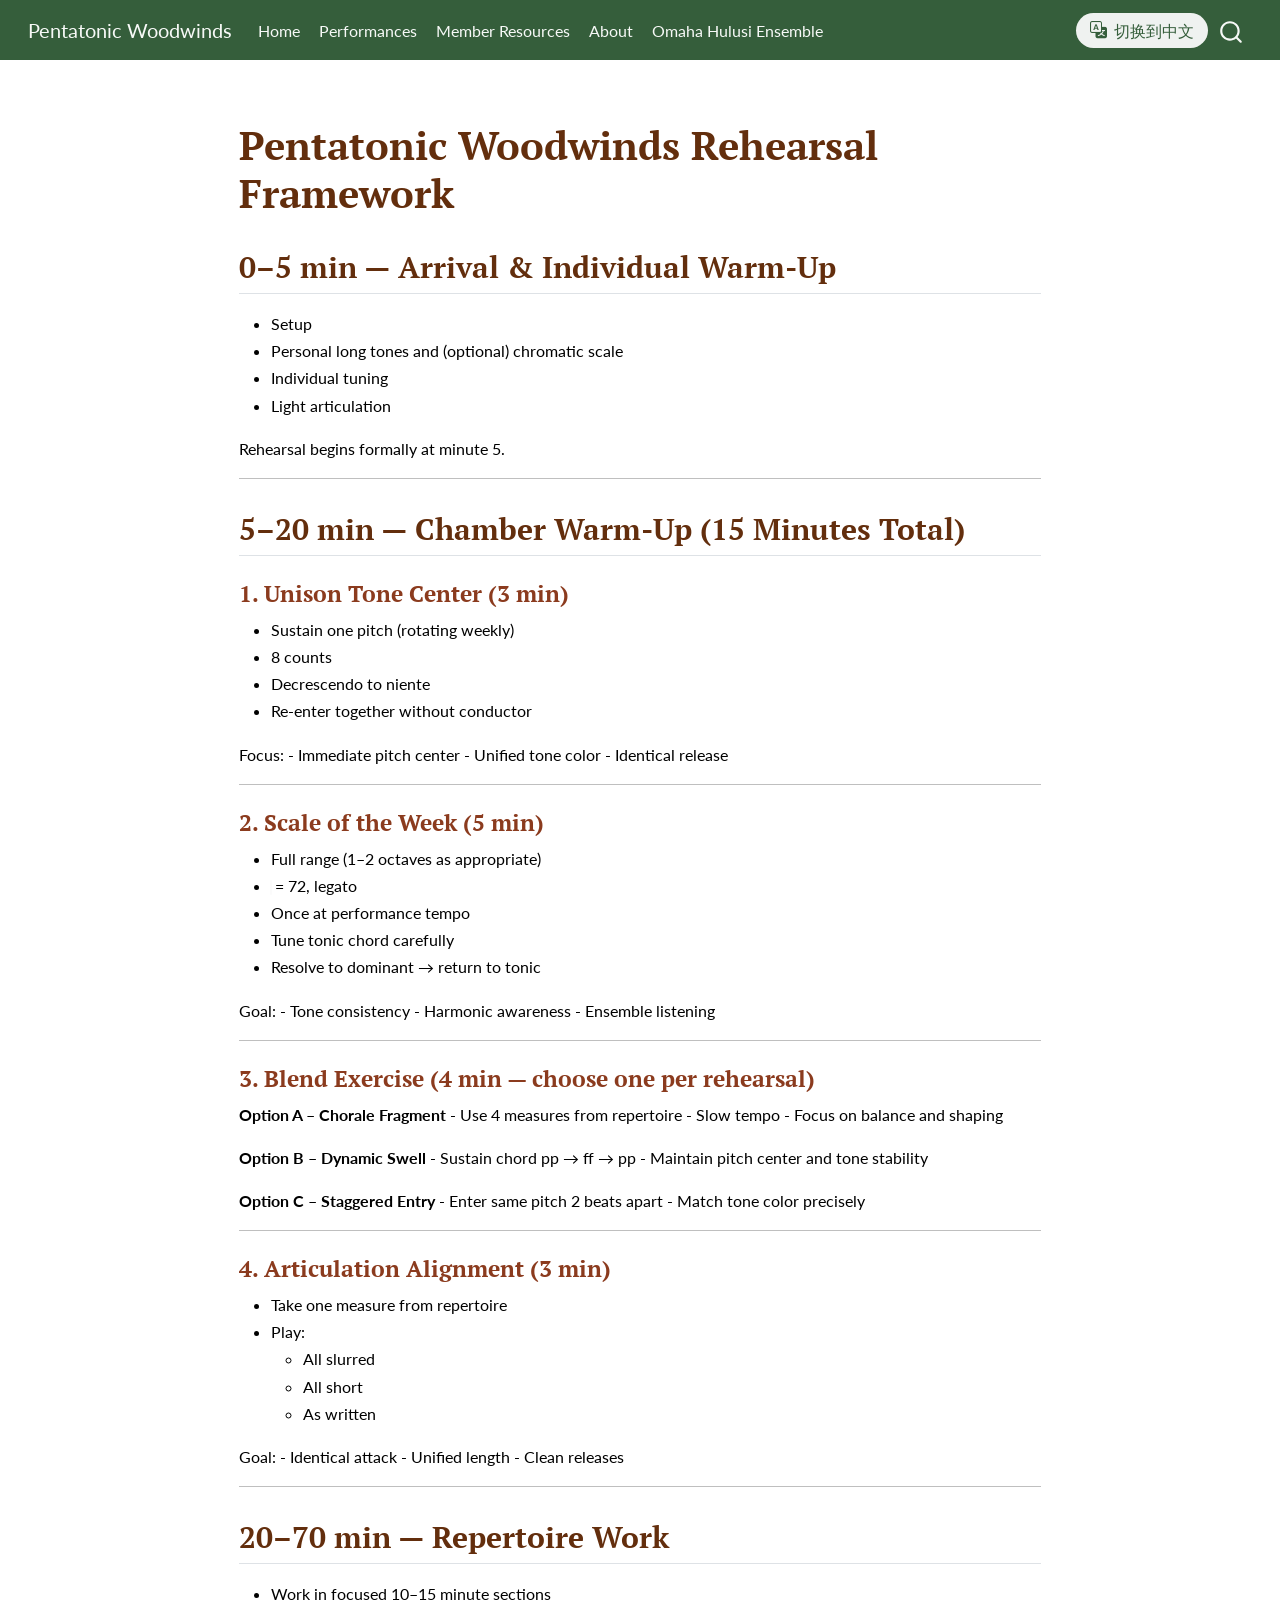
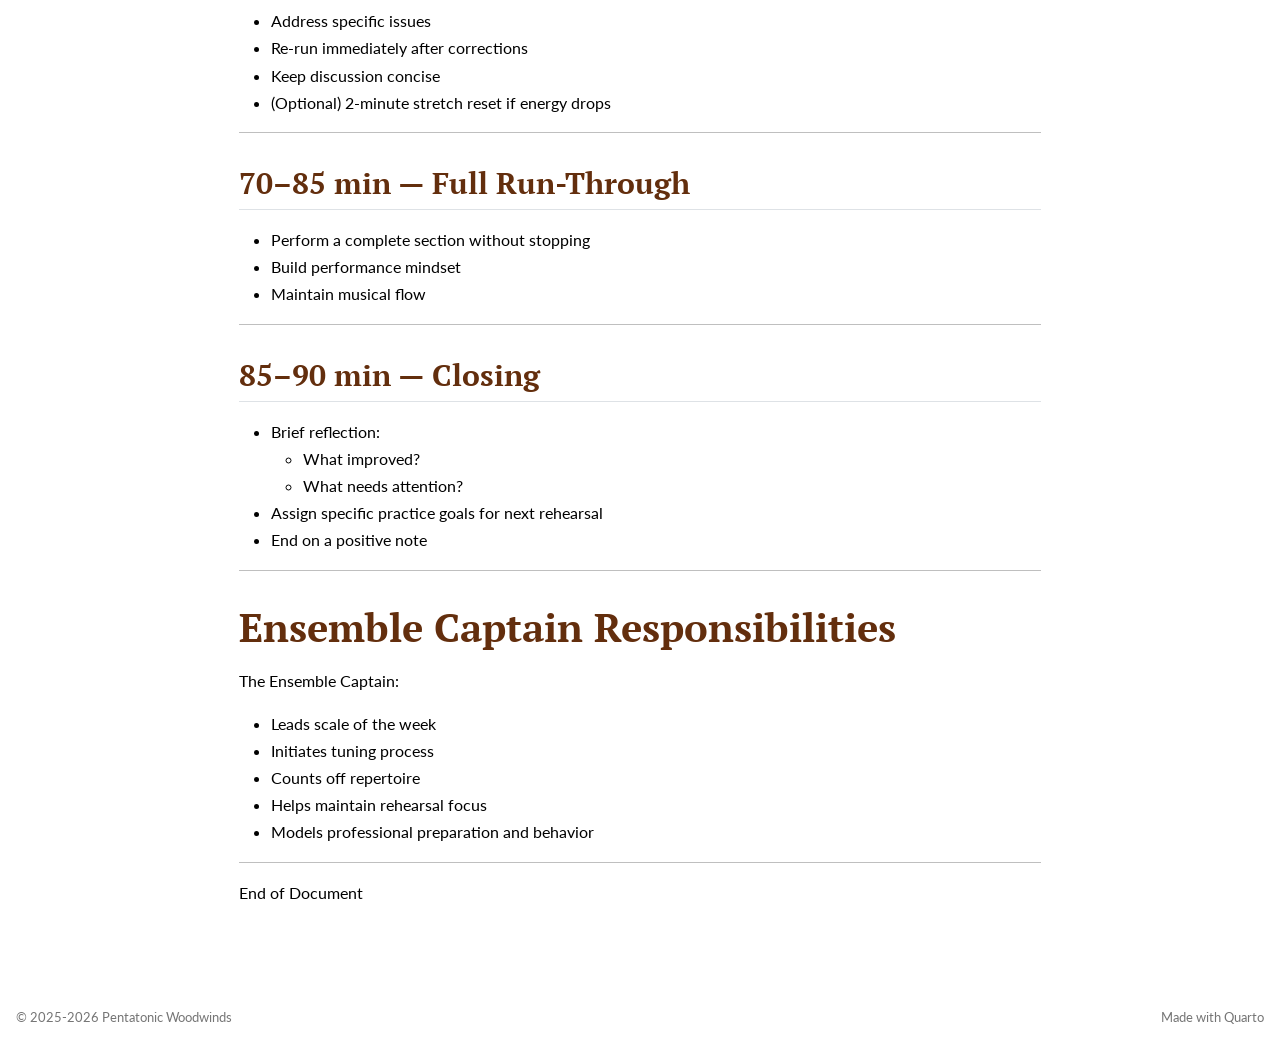
<file: docs/rehearsal2026.html>
<!DOCTYPE html>
<html xmlns="http://www.w3.org/1999/xhtml" lang="en" xml:lang="en"><head>

<meta charset="utf-8">
<meta name="generator" content="quarto-1.7.33">

<meta name="viewport" content="width=device-width, initial-scale=1.0, user-scalable=yes">


<title>rehearsal2026 – Pentatonic Woodwinds</title>
<style>
code{white-space: pre-wrap;}
span.smallcaps{font-variant: small-caps;}
div.columns{display: flex; gap: min(4vw, 1.5em);}
div.column{flex: auto; overflow-x: auto;}
div.hanging-indent{margin-left: 1.5em; text-indent: -1.5em;}
ul.task-list{list-style: none;}
ul.task-list li input[type="checkbox"] {
  width: 0.8em;
  margin: 0 0.8em 0.2em -1em; /* quarto-specific, see https://github.com/quarto-dev/quarto-cli/issues/4556 */ 
  vertical-align: middle;
}
</style>


<script src="site_libs/quarto-nav/quarto-nav.js"></script>
<script src="site_libs/quarto-nav/headroom.min.js"></script>
<script src="site_libs/clipboard/clipboard.min.js"></script>
<script src="site_libs/quarto-search/autocomplete.umd.js"></script>
<script src="site_libs/quarto-search/fuse.min.js"></script>
<script src="site_libs/quarto-search/quarto-search.js"></script>
<meta name="quarto:offset" content="./">
<script src="site_libs/quarto-html/quarto.js" type="module"></script>
<script src="site_libs/quarto-html/tabsets/tabsets.js" type="module"></script>
<script src="site_libs/quarto-html/popper.min.js"></script>
<script src="site_libs/quarto-html/tippy.umd.min.js"></script>
<script src="site_libs/quarto-html/anchor.min.js"></script>
<link href="site_libs/quarto-html/tippy.css" rel="stylesheet">
<link href="site_libs/quarto-html/quarto-syntax-highlighting-4931ad3a4f610300299060d87ad9de1f.css" rel="stylesheet" id="quarto-text-highlighting-styles">
<script src="site_libs/bootstrap/bootstrap.min.js"></script>
<link href="site_libs/bootstrap/bootstrap-icons.css" rel="stylesheet">
<link href="site_libs/bootstrap/bootstrap-2af9444a751143c533e33affe92fc59f.min.css" rel="stylesheet" append-hash="true" id="quarto-bootstrap" data-mode="light">
<script id="quarto-search-options" type="application/json">{
  "location": "navbar",
  "copy-button": false,
  "collapse-after": 3,
  "panel-placement": "end",
  "type": "overlay",
  "limit": 50,
  "keyboard-shortcut": [
    "f",
    "/",
    "s"
  ],
  "show-item-context": false,
  "language": {
    "search-no-results-text": "No results",
    "search-matching-documents-text": "matching documents",
    "search-copy-link-title": "Copy link to search",
    "search-hide-matches-text": "Hide additional matches",
    "search-more-match-text": "more match in this document",
    "search-more-matches-text": "more matches in this document",
    "search-clear-button-title": "Clear",
    "search-text-placeholder": "",
    "search-detached-cancel-button-title": "Cancel",
    "search-submit-button-title": "Submit",
    "search-label": "Search"
  }
}</script>
<script>
  // Set the language before first paint so the hidden half never flashes.
  // With JavaScript off no data-lang is set, the .lang-* rules never match,
  // and both languages stay visible.
  (function () {
    var stored = null;
    try { stored = window.localStorage.getItem("site-lang"); } catch (e) {}
    var lang = (stored === "zh" || stored === "en") ? stored
      : (navigator.language || "").toLowerCase().indexOf("zh") === 0 ? "zh" : "en";
    document.documentElement.setAttribute("data-lang", lang);
    document.documentElement.setAttribute("lang", lang === "zh" ? "zh-Hans" : "en");
  })();
</script>
<meta name="robots" content="noindex, nofollow">


<meta property="og:title" content="Pentatonic Woodwinds">
<meta property="og:description" content="A Chinese woodwind quintet in the Omaha metro area: a flute, an oboe and three clarinets performing traditional and contemporary Chinese music.">
<meta property="og:image" content="https://www.luozijun.com/pentatonicwoodwinds/images/gala2025.jpeg">
<meta property="og:site_name" content="Pentatonic Woodwinds">
<meta name="twitter:title" content="Pentatonic Woodwinds">
<meta name="twitter:description" content="A Chinese woodwind quintet in the Omaha metro area: a flute, an oboe and three clarinets performing traditional and contemporary Chinese music.">
<meta name="twitter:image" content="https://www.luozijun.com/pentatonicwoodwinds/images/gala2025.jpeg">
<meta name="twitter:card" content="summary_large_image">
</head>

<body class="nav-fixed fullcontent quarto-light">

<div id="quarto-search-results"></div>
  <header id="quarto-header" class="headroom fixed-top">
    <nav class="navbar navbar-expand-lg " data-bs-theme="dark">
      <div class="navbar-container container-fluid">
      <div class="navbar-brand-container mx-auto">
    <a class="navbar-brand" href="./index.html">
    <span class="navbar-title">Pentatonic Woodwinds</span>
    </a>
  </div>
            <div id="quarto-search" class="" title="Search"></div>
          <button class="navbar-toggler" type="button" data-bs-toggle="collapse" data-bs-target="#navbarCollapse" aria-controls="navbarCollapse" role="menu" aria-expanded="false" aria-label="Toggle navigation" onclick="if (window.quartoToggleHeadroom) { window.quartoToggleHeadroom(); }">
  <span class="navbar-toggler-icon"></span>
</button>
          <div class="collapse navbar-collapse" id="navbarCollapse">
            <ul class="navbar-nav navbar-nav-scroll me-auto">
  <li class="nav-item">
    <a class="nav-link" href="./index.html"> 
<span class="menu-text">Home</span></a>
  </li>  
  <li class="nav-item">
    <a class="nav-link" href="./performances.html"> 
<span class="menu-text">Performances</span></a>
  </li>  
  <li class="nav-item">
    <a class="nav-link" href="./member.html"> 
<span class="menu-text">Member Resources</span></a>
  </li>  
  <li class="nav-item">
    <a class="nav-link" href="./about.html"> 
<span class="menu-text">About</span></a>
  </li>  
  <li class="nav-item">
    <a class="nav-link" href="https://www.luozijun.com/omahahulusi/"> 
<span class="menu-text">Omaha Hulusi Ensemble</span></a>
  </li>  
</ul>
          </div> <!-- /navcollapse -->
            <div class="quarto-navbar-tools">
</div>
      </div> <!-- /container-fluid -->
    </nav>
</header>
<!-- content -->
<div id="quarto-content" class="quarto-container page-columns page-rows-contents page-layout-article page-navbar">
<!-- sidebar -->
<!-- margin-sidebar -->
    
<!-- main -->
<main class="content" id="quarto-document-content"><header id="title-block-header" class="quarto-title-block"></header>




<section id="pentatonic-woodwinds-rehearsal-framework" class="level1">
<h1>Pentatonic Woodwinds Rehearsal Framework</h1>
<section id="min-arrival-individual-warm-up" class="level2">
<h2 class="anchored" data-anchor-id="min-arrival-individual-warm-up">0–5 min — Arrival &amp; Individual Warm-Up</h2>
<ul>
<li>Setup</li>
<li>Personal long tones and (optional) chromatic scale</li>
<li>Individual tuning</li>
<li>Light articulation</li>
</ul>
<p>Rehearsal begins formally at minute 5.</p>
<hr>
</section>
<section id="min-chamber-warm-up-15-minutes-total" class="level2">
<h2 class="anchored" data-anchor-id="min-chamber-warm-up-15-minutes-total">5–20 min — Chamber Warm-Up (15 Minutes Total)</h2>
<section id="unison-tone-center-3-min" class="level3">
<h3 class="anchored" data-anchor-id="unison-tone-center-3-min">1. Unison Tone Center (3 min)</h3>
<ul>
<li>Sustain one pitch (rotating weekly)</li>
<li>8 counts</li>
<li>Decrescendo to niente</li>
<li>Re-enter together without conductor</li>
</ul>
<p>Focus: - Immediate pitch center - Unified tone color - Identical release</p>
<hr>
</section>
<section id="scale-of-the-week-5-min" class="level3">
<h3 class="anchored" data-anchor-id="scale-of-the-week-5-min">2. Scale of the Week (5 min)</h3>
<ul>
<li>Full range (1–2 octaves as appropriate)</li>
<li>♩ = 72, legato</li>
<li>Once at performance tempo</li>
<li>Tune tonic chord carefully</li>
<li>Resolve to dominant → return to tonic</li>
</ul>
<p>Goal: - Tone consistency - Harmonic awareness - Ensemble listening</p>
<hr>
</section>
<section id="blend-exercise-4-min-choose-one-per-rehearsal" class="level3">
<h3 class="anchored" data-anchor-id="blend-exercise-4-min-choose-one-per-rehearsal">3. Blend Exercise (4 min — choose one per rehearsal)</h3>
<p><strong>Option A – Chorale Fragment</strong> - Use 4 measures from repertoire - Slow tempo - Focus on balance and shaping</p>
<p><strong>Option B – Dynamic Swell</strong> - Sustain chord pp → ff → pp - Maintain pitch center and tone stability</p>
<p><strong>Option C – Staggered Entry</strong> - Enter same pitch 2 beats apart - Match tone color precisely</p>
<hr>
</section>
<section id="articulation-alignment-3-min" class="level3">
<h3 class="anchored" data-anchor-id="articulation-alignment-3-min">4. Articulation Alignment (3 min)</h3>
<ul>
<li>Take one measure from repertoire</li>
<li>Play:
<ul>
<li>All slurred</li>
<li>All short</li>
<li>As written</li>
</ul></li>
</ul>
<p>Goal: - Identical attack - Unified length - Clean releases</p>
<hr>
</section>
</section>
<section id="min-repertoire-work" class="level2">
<h2 class="anchored" data-anchor-id="min-repertoire-work">20–70 min — Repertoire Work</h2>
<ul>
<li>Work in focused 10–15 minute sections</li>
<li>Address specific issues</li>
<li>Re-run immediately after corrections</li>
<li>Keep discussion concise</li>
<li>(Optional) 2-minute stretch reset if energy drops</li>
</ul>
<hr>
</section>
<section id="min-full-run-through" class="level2">
<h2 class="anchored" data-anchor-id="min-full-run-through">70–85 min — Full Run-Through</h2>
<ul>
<li>Perform a complete section without stopping</li>
<li>Build performance mindset</li>
<li>Maintain musical flow</li>
</ul>
<hr>
</section>
<section id="min-closing" class="level2">
<h2 class="anchored" data-anchor-id="min-closing">85–90 min — Closing</h2>
<ul>
<li>Brief reflection:
<ul>
<li>What improved?</li>
<li>What needs attention?</li>
</ul></li>
<li>Assign specific practice goals for next rehearsal</li>
<li>End on a positive note</li>
</ul>
<hr>
</section>
</section>
<section id="ensemble-captain-responsibilities" class="level1">
<h1>Ensemble Captain Responsibilities</h1>
<p>The Ensemble Captain:</p>
<ul>
<li>Leads scale of the week</li>
<li>Initiates tuning process</li>
<li>Counts off repertoire</li>
<li>Helps maintain rehearsal focus</li>
<li>Models professional preparation and behavior</li>
</ul>
<hr>
<p>End of Document</p>


</section>

</main> <!-- /main -->
<script>
  // Site chrome that Quarto generates outside the .qmd sources: navbar labels,
  // page titles, descriptions and the footer. Page *content* is switched by the
  // .lang-en / .lang-zh rules in styles.scss instead.
  (function () {
    var STORAGE_KEY = "site-lang";

    var ZH = {
      "Pentatonic Woodwinds": "五木头",
      "Home": "首页",
      "Performances": "演出",
      "Member Resources": "团员资源",
      "About": "关于",
      "Omaha Hulusi Ensemble": "奥马哈葫芦丝合奏团",
      "The Pentatonic Woodwinds – a flute, an oboe and three clarinets – formed in September 2024 to share woodwind music in the Chinese community and promote Chinese music and culture across the Omaha metro area.":
        "五木头由一支长笛、一支双簧管和三支单簧管组成，成立于2024年9月，致力于在华人社区推广木管音乐，并在奥马哈都会区传播中华音乐与文化。",
      "Concerts, community performances and cultural exchange events by the Pentatonic Woodwinds in the Omaha metro area.":
        "五木头在奥马哈都会区的音乐会、社区演出与文化交流活动。",
      "Made with": "制作工具",
      "Search": "搜索"
    };

    // [button id, label id] for each language switch on the page.
    var SWITCHES = [
      ["lang-switch", "lang-switch-label"],
      ["lang-switch-hero", "lang-switch-hero-label"]
    ];

    // Elements whose text is swapped wholesale. Each entry is remembered with its
    // original English text so switching back is lossless.
    var SELECTORS = [
      ".navbar-title",
      ".navbar-nav .menu-text",
      "h1.title",
      "#title-block-header .description p",
      ".nav-footer a",
      "#quarto-search"
    ];

    function collect() {
      var out = [];
      SELECTORS.forEach(function (sel) {
        Array.prototype.forEach.call(document.querySelectorAll(sel), function (el) {
          var en = el.getAttribute("data-en");
          if (en === null) {
            en = el.id === "quarto-search" ? el.getAttribute("title") : el.textContent.trim();
            if (!en || !ZH[en]) return;
            el.setAttribute("data-en", en);
          }
          out.push(el);
        });
      });
      return out;
    }

    function apply(lang) {
      var zh = lang === "zh";
      collect().forEach(function (el) {
        var en = el.getAttribute("data-en");
        var text = zh ? ZH[en] : en;
        if (el.id === "quarto-search") {
          el.setAttribute("title", text);
          var input = el.querySelector("input");
          if (input) input.setAttribute("placeholder", text);
        } else {
          el.textContent = text;
        }
      });

      // "Made with Quarto" keeps the Quarto link, so only its lead-in moves.
      var madeWith = document.querySelector(".nav-footer-right p");
      if (madeWith && madeWith.firstChild && madeWith.firstChild.nodeType === 3) {
        madeWith.firstChild.nodeValue = zh ? "制作工具：" : "Made with ";
      }

      var titled = document.querySelector("h1.title");
      if (titled) {
        var suffix = zh ? " – 五木头" : " – Pentatonic Woodwinds";
        document.title = titled.textContent === (zh ? ZH["Pentatonic Woodwinds"] : "Pentatonic Woodwinds")
          ? titled.textContent
          : titled.textContent + suffix;
      }

      document.documentElement.setAttribute("data-lang", lang);
      document.documentElement.setAttribute("lang", zh ? "zh-Hans" : "en");

      // Phrase the label as an instruction, written in the language it
      // switches *to*: a Chinese speaker landing on the English page sees
      // Chinese text, which is what draws the eye, and vice versa.
      var instruction = zh ? "Switch to English" : "切换到中文";
      SWITCHES.forEach(function (ids) {
        var button = document.getElementById(ids[0]);
        var label = document.getElementById(ids[1]);
        if (!button || !label) return;
        label.textContent = instruction;
        label.setAttribute("lang", zh ? "en" : "zh-Hans");
        button.setAttribute("aria-label", instruction);
      });
    }

    function toggle(event) {
      event.preventDefault();
      var next = document.documentElement.getAttribute("data-lang") === "zh" ? "en" : "zh";
      try { window.localStorage.setItem(STORAGE_KEY, next); } catch (e) {}
      apply(next);
    }

    function mountNavbar() {
      var collapse = document.getElementById("navbarCollapse");
      if (!collapse || document.getElementById("lang-switch")) return;

      var list = document.createElement("ul");
      list.className = "navbar-nav navbar-nav-scroll";
      list.id = "lang-switch-nav";
      list.innerHTML =
        '<li class="nav-item">' +
        '<a class="nav-link" href="#" id="lang-switch" role="button">' +
        '<i class="bi bi-translate" aria-hidden="true"></i>' +
        '<span id="lang-switch-label"></span>' +
        "</a></li>";
      collapse.appendChild(list);
      document.getElementById("lang-switch").addEventListener("click", toggle);
    }

    // A second switch under the title on the About-template home page, built to
    // match Quarto's own about-link markup. Injected rather than declared as an
    // `about: links:` entry because Quarto rewrites those hrefs to be
    // site-root-relative ("/index.html#lang"), which points off this site to
    // luozijun.com. Injecting also means no switch appears when scripting is
    // off, which is right: both languages are already visible then.
    function mountHero() {
      var entity = document.querySelector(".quarto-about-trestles .about-entity");
      if (!entity || document.getElementById("lang-switch-hero")) return;

      var header = entity.querySelector("#title-block-header");
      if (!header) return;

      var links = entity.querySelector(".about-links");
      if (!links) {
        links = document.createElement("div");
        links.className = "about-links";
        header.insertAdjacentElement("afterend", links);
      }

      var link = document.createElement("a");
      link.className = "about-link";
      link.id = "lang-switch-hero";
      link.href = "#";
      link.setAttribute("role", "button");
      link.innerHTML =
        '<i class="bi bi-translate" aria-hidden="true"></i>' +
        '<span class="about-link-text" id="lang-switch-hero-label"></span>';
      links.appendChild(link);
      link.addEventListener("click", toggle);
    }

    function init() {
      mountNavbar();
      mountHero();
      apply(document.documentElement.getAttribute("data-lang") || "en");
    }

    if (document.readyState === "loading") {
      document.addEventListener("DOMContentLoaded", init);
    } else {
      init();
    }

    // Quarto builds the search input asynchronously, so watch for it rather
    // than depend on script order.
    var search = document.getElementById("quarto-search");
    if (search && window.MutationObserver) {
      new MutationObserver(function () {
        var input = search.querySelector("input");
        if (!input) return;
        var zh = document.documentElement.getAttribute("data-lang") === "zh";
        input.setAttribute("placeholder", zh ? ZH["Search"] : "Search");
      }).observe(search, { childList: true, subtree: true });
    }
  })();
</script>
<script id="quarto-html-after-body" type="application/javascript">
  window.document.addEventListener("DOMContentLoaded", function (event) {
    const icon = "";
    const anchorJS = new window.AnchorJS();
    anchorJS.options = {
      placement: 'right',
      icon: icon
    };
    anchorJS.add('.anchored');
    const isCodeAnnotation = (el) => {
      for (const clz of el.classList) {
        if (clz.startsWith('code-annotation-')) {                     
          return true;
        }
      }
      return false;
    }
    const onCopySuccess = function(e) {
      // button target
      const button = e.trigger;
      // don't keep focus
      button.blur();
      // flash "checked"
      button.classList.add('code-copy-button-checked');
      var currentTitle = button.getAttribute("title");
      button.setAttribute("title", "Copied!");
      let tooltip;
      if (window.bootstrap) {
        button.setAttribute("data-bs-toggle", "tooltip");
        button.setAttribute("data-bs-placement", "left");
        button.setAttribute("data-bs-title", "Copied!");
        tooltip = new bootstrap.Tooltip(button, 
          { trigger: "manual", 
            customClass: "code-copy-button-tooltip",
            offset: [0, -8]});
        tooltip.show();    
      }
      setTimeout(function() {
        if (tooltip) {
          tooltip.hide();
          button.removeAttribute("data-bs-title");
          button.removeAttribute("data-bs-toggle");
          button.removeAttribute("data-bs-placement");
        }
        button.setAttribute("title", currentTitle);
        button.classList.remove('code-copy-button-checked');
      }, 1000);
      // clear code selection
      e.clearSelection();
    }
    const getTextToCopy = function(trigger) {
        const codeEl = trigger.previousElementSibling.cloneNode(true);
        for (const childEl of codeEl.children) {
          if (isCodeAnnotation(childEl)) {
            childEl.remove();
          }
        }
        return codeEl.innerText;
    }
    const clipboard = new window.ClipboardJS('.code-copy-button:not([data-in-quarto-modal])', {
      text: getTextToCopy
    });
    clipboard.on('success', onCopySuccess);
    if (window.document.getElementById('quarto-embedded-source-code-modal')) {
      const clipboardModal = new window.ClipboardJS('.code-copy-button[data-in-quarto-modal]', {
        text: getTextToCopy,
        container: window.document.getElementById('quarto-embedded-source-code-modal')
      });
      clipboardModal.on('success', onCopySuccess);
    }
      var localhostRegex = new RegExp(/^(?:http|https):\/\/localhost\:?[0-9]*\//);
      var mailtoRegex = new RegExp(/^mailto:/);
        var filterRegex = new RegExp("https:\/\/www\.luozijun\.com\/pentatonicwoodwinds");
      var isInternal = (href) => {
          return filterRegex.test(href) || localhostRegex.test(href) || mailtoRegex.test(href);
      }
      // Inspect non-navigation links and adorn them if external
     var links = window.document.querySelectorAll('a[href]:not(.nav-link):not(.navbar-brand):not(.toc-action):not(.sidebar-link):not(.sidebar-item-toggle):not(.pagination-link):not(.no-external):not([aria-hidden]):not(.dropdown-item):not(.quarto-navigation-tool):not(.about-link)');
      for (var i=0; i<links.length; i++) {
        const link = links[i];
        if (!isInternal(link.href)) {
          // undo the damage that might have been done by quarto-nav.js in the case of
          // links that we want to consider external
          if (link.dataset.originalHref !== undefined) {
            link.href = link.dataset.originalHref;
          }
        }
      }
    function tippyHover(el, contentFn, onTriggerFn, onUntriggerFn) {
      const config = {
        allowHTML: true,
        maxWidth: 500,
        delay: 100,
        arrow: false,
        appendTo: function(el) {
            return el.parentElement;
        },
        interactive: true,
        interactiveBorder: 10,
        theme: 'quarto',
        placement: 'bottom-start',
      };
      if (contentFn) {
        config.content = contentFn;
      }
      if (onTriggerFn) {
        config.onTrigger = onTriggerFn;
      }
      if (onUntriggerFn) {
        config.onUntrigger = onUntriggerFn;
      }
      window.tippy(el, config); 
    }
    const noterefs = window.document.querySelectorAll('a[role="doc-noteref"]');
    for (var i=0; i<noterefs.length; i++) {
      const ref = noterefs[i];
      tippyHover(ref, function() {
        // use id or data attribute instead here
        let href = ref.getAttribute('data-footnote-href') || ref.getAttribute('href');
        try { href = new URL(href).hash; } catch {}
        const id = href.replace(/^#\/?/, "");
        const note = window.document.getElementById(id);
        if (note) {
          return note.innerHTML;
        } else {
          return "";
        }
      });
    }
    const xrefs = window.document.querySelectorAll('a.quarto-xref');
    const processXRef = (id, note) => {
      // Strip column container classes
      const stripColumnClz = (el) => {
        el.classList.remove("page-full", "page-columns");
        if (el.children) {
          for (const child of el.children) {
            stripColumnClz(child);
          }
        }
      }
      stripColumnClz(note)
      if (id === null || id.startsWith('sec-')) {
        // Special case sections, only their first couple elements
        const container = document.createElement("div");
        if (note.children && note.children.length > 2) {
          container.appendChild(note.children[0].cloneNode(true));
          for (let i = 1; i < note.children.length; i++) {
            const child = note.children[i];
            if (child.tagName === "P" && child.innerText === "") {
              continue;
            } else {
              container.appendChild(child.cloneNode(true));
              break;
            }
          }
          if (window.Quarto?.typesetMath) {
            window.Quarto.typesetMath(container);
          }
          return container.innerHTML
        } else {
          if (window.Quarto?.typesetMath) {
            window.Quarto.typesetMath(note);
          }
          return note.innerHTML;
        }
      } else {
        // Remove any anchor links if they are present
        const anchorLink = note.querySelector('a.anchorjs-link');
        if (anchorLink) {
          anchorLink.remove();
        }
        if (window.Quarto?.typesetMath) {
          window.Quarto.typesetMath(note);
        }
        if (note.classList.contains("callout")) {
          return note.outerHTML;
        } else {
          return note.innerHTML;
        }
      }
    }
    for (var i=0; i<xrefs.length; i++) {
      const xref = xrefs[i];
      tippyHover(xref, undefined, function(instance) {
        instance.disable();
        let url = xref.getAttribute('href');
        let hash = undefined; 
        if (url.startsWith('#')) {
          hash = url;
        } else {
          try { hash = new URL(url).hash; } catch {}
        }
        if (hash) {
          const id = hash.replace(/^#\/?/, "");
          const note = window.document.getElementById(id);
          if (note !== null) {
            try {
              const html = processXRef(id, note.cloneNode(true));
              instance.setContent(html);
            } finally {
              instance.enable();
              instance.show();
            }
          } else {
            // See if we can fetch this
            fetch(url.split('#')[0])
            .then(res => res.text())
            .then(html => {
              const parser = new DOMParser();
              const htmlDoc = parser.parseFromString(html, "text/html");
              const note = htmlDoc.getElementById(id);
              if (note !== null) {
                const html = processXRef(id, note);
                instance.setContent(html);
              } 
            }).finally(() => {
              instance.enable();
              instance.show();
            });
          }
        } else {
          // See if we can fetch a full url (with no hash to target)
          // This is a special case and we should probably do some content thinning / targeting
          fetch(url)
          .then(res => res.text())
          .then(html => {
            const parser = new DOMParser();
            const htmlDoc = parser.parseFromString(html, "text/html");
            const note = htmlDoc.querySelector('main.content');
            if (note !== null) {
              // This should only happen for chapter cross references
              // (since there is no id in the URL)
              // remove the first header
              if (note.children.length > 0 && note.children[0].tagName === "HEADER") {
                note.children[0].remove();
              }
              const html = processXRef(null, note);
              instance.setContent(html);
            } 
          }).finally(() => {
            instance.enable();
            instance.show();
          });
        }
      }, function(instance) {
      });
    }
        let selectedAnnoteEl;
        const selectorForAnnotation = ( cell, annotation) => {
          let cellAttr = 'data-code-cell="' + cell + '"';
          let lineAttr = 'data-code-annotation="' +  annotation + '"';
          const selector = 'span[' + cellAttr + '][' + lineAttr + ']';
          return selector;
        }
        const selectCodeLines = (annoteEl) => {
          const doc = window.document;
          const targetCell = annoteEl.getAttribute("data-target-cell");
          const targetAnnotation = annoteEl.getAttribute("data-target-annotation");
          const annoteSpan = window.document.querySelector(selectorForAnnotation(targetCell, targetAnnotation));
          const lines = annoteSpan.getAttribute("data-code-lines").split(",");
          const lineIds = lines.map((line) => {
            return targetCell + "-" + line;
          })
          let top = null;
          let height = null;
          let parent = null;
          if (lineIds.length > 0) {
              //compute the position of the single el (top and bottom and make a div)
              const el = window.document.getElementById(lineIds[0]);
              top = el.offsetTop;
              height = el.offsetHeight;
              parent = el.parentElement.parentElement;
            if (lineIds.length > 1) {
              const lastEl = window.document.getElementById(lineIds[lineIds.length - 1]);
              const bottom = lastEl.offsetTop + lastEl.offsetHeight;
              height = bottom - top;
            }
            if (top !== null && height !== null && parent !== null) {
              // cook up a div (if necessary) and position it 
              let div = window.document.getElementById("code-annotation-line-highlight");
              if (div === null) {
                div = window.document.createElement("div");
                div.setAttribute("id", "code-annotation-line-highlight");
                div.style.position = 'absolute';
                parent.appendChild(div);
              }
              div.style.top = top - 2 + "px";
              div.style.height = height + 4 + "px";
              div.style.left = 0;
              let gutterDiv = window.document.getElementById("code-annotation-line-highlight-gutter");
              if (gutterDiv === null) {
                gutterDiv = window.document.createElement("div");
                gutterDiv.setAttribute("id", "code-annotation-line-highlight-gutter");
                gutterDiv.style.position = 'absolute';
                const codeCell = window.document.getElementById(targetCell);
                const gutter = codeCell.querySelector('.code-annotation-gutter');
                gutter.appendChild(gutterDiv);
              }
              gutterDiv.style.top = top - 2 + "px";
              gutterDiv.style.height = height + 4 + "px";
            }
            selectedAnnoteEl = annoteEl;
          }
        };
        const unselectCodeLines = () => {
          const elementsIds = ["code-annotation-line-highlight", "code-annotation-line-highlight-gutter"];
          elementsIds.forEach((elId) => {
            const div = window.document.getElementById(elId);
            if (div) {
              div.remove();
            }
          });
          selectedAnnoteEl = undefined;
        };
          // Handle positioning of the toggle
      window.addEventListener(
        "resize",
        throttle(() => {
          elRect = undefined;
          if (selectedAnnoteEl) {
            selectCodeLines(selectedAnnoteEl);
          }
        }, 10)
      );
      function throttle(fn, ms) {
      let throttle = false;
      let timer;
        return (...args) => {
          if(!throttle) { // first call gets through
              fn.apply(this, args);
              throttle = true;
          } else { // all the others get throttled
              if(timer) clearTimeout(timer); // cancel #2
              timer = setTimeout(() => {
                fn.apply(this, args);
                timer = throttle = false;
              }, ms);
          }
        };
      }
        // Attach click handler to the DT
        const annoteDls = window.document.querySelectorAll('dt[data-target-cell]');
        for (const annoteDlNode of annoteDls) {
          annoteDlNode.addEventListener('click', (event) => {
            const clickedEl = event.target;
            if (clickedEl !== selectedAnnoteEl) {
              unselectCodeLines();
              const activeEl = window.document.querySelector('dt[data-target-cell].code-annotation-active');
              if (activeEl) {
                activeEl.classList.remove('code-annotation-active');
              }
              selectCodeLines(clickedEl);
              clickedEl.classList.add('code-annotation-active');
            } else {
              // Unselect the line
              unselectCodeLines();
              clickedEl.classList.remove('code-annotation-active');
            }
          });
        }
    const findCites = (el) => {
      const parentEl = el.parentElement;
      if (parentEl) {
        const cites = parentEl.dataset.cites;
        if (cites) {
          return {
            el,
            cites: cites.split(' ')
          };
        } else {
          return findCites(el.parentElement)
        }
      } else {
        return undefined;
      }
    };
    var bibliorefs = window.document.querySelectorAll('a[role="doc-biblioref"]');
    for (var i=0; i<bibliorefs.length; i++) {
      const ref = bibliorefs[i];
      const citeInfo = findCites(ref);
      if (citeInfo) {
        tippyHover(citeInfo.el, function() {
          var popup = window.document.createElement('div');
          citeInfo.cites.forEach(function(cite) {
            var citeDiv = window.document.createElement('div');
            citeDiv.classList.add('hanging-indent');
            citeDiv.classList.add('csl-entry');
            var biblioDiv = window.document.getElementById('ref-' + cite);
            if (biblioDiv) {
              citeDiv.innerHTML = biblioDiv.innerHTML;
            }
            popup.appendChild(citeDiv);
          });
          return popup.innerHTML;
        });
      }
    }
  });
  </script>
</div> <!-- /content -->
<footer class="footer">
  <div class="nav-footer">
    <div class="nav-footer-left">
<p>© 2025-2026 <a href="https://www.luozijun.com/pentatonicwoodwinds">Pentatonic Woodwinds</a><br></p>
</div>   
    <div class="nav-footer-center">
      &nbsp;
    </div>
    <div class="nav-footer-right">
<p>Made with <a href="https://quarto.org/">Quarto</a><br></p>
</div>
  </div>
</footer>




</body></html>
</file>
<file: docs/site_libs/quarto-html/tippy.css>
.tippy-box[data-animation=fade][data-state=hidden]{opacity:0}[data-tippy-root]{max-width:calc(100vw - 10px)}.tippy-box{position:relative;background-color:#333;color:#fff;border-radius:4px;font-size:14px;line-height:1.4;white-space:normal;outline:0;transition-property:transform,visibility,opacity}.tippy-box[data-placement^=top]>.tippy-arrow{bottom:0}.tippy-box[data-placement^=top]>.tippy-arrow:before{bottom:-7px;left:0;border-width:8px 8px 0;border-top-color:initial;transform-origin:center top}.tippy-box[data-placement^=bottom]>.tippy-arrow{top:0}.tippy-box[data-placement^=bottom]>.tippy-arrow:before{top:-7px;left:0;border-width:0 8px 8px;border-bottom-color:initial;transform-origin:center bottom}.tippy-box[data-placement^=left]>.tippy-arrow{right:0}.tippy-box[data-placement^=left]>.tippy-arrow:before{border-width:8px 0 8px 8px;border-left-color:initial;right:-7px;transform-origin:center left}.tippy-box[data-placement^=right]>.tippy-arrow{left:0}.tippy-box[data-placement^=right]>.tippy-arrow:before{left:-7px;border-width:8px 8px 8px 0;border-right-color:initial;transform-origin:center right}.tippy-box[data-inertia][data-state=visible]{transition-timing-function:cubic-bezier(.54,1.5,.38,1.11)}.tippy-arrow{width:16px;height:16px;color:#333}.tippy-arrow:before{content:"";position:absolute;border-color:transparent;border-style:solid}.tippy-content{position:relative;padding:5px 9px;z-index:1}
</file>
<file: docs/site_libs/quarto-html/quarto-syntax-highlighting-4931ad3a4f610300299060d87ad9de1f.css>
/* quarto syntax highlight colors */
:root {
  --quarto-hl-ot-color: #003B4F;
  --quarto-hl-at-color: #657422;
  --quarto-hl-ss-color: #20794D;
  --quarto-hl-an-color: #5E5E5E;
  --quarto-hl-fu-color: #4758AB;
  --quarto-hl-st-color: #20794D;
  --quarto-hl-cf-color: #003B4F;
  --quarto-hl-op-color: #5E5E5E;
  --quarto-hl-er-color: #AD0000;
  --quarto-hl-bn-color: #AD0000;
  --quarto-hl-al-color: #AD0000;
  --quarto-hl-va-color: #111111;
  --quarto-hl-bu-color: inherit;
  --quarto-hl-ex-color: inherit;
  --quarto-hl-pp-color: #AD0000;
  --quarto-hl-in-color: #5E5E5E;
  --quarto-hl-vs-color: #20794D;
  --quarto-hl-wa-color: #5E5E5E;
  --quarto-hl-do-color: #5E5E5E;
  --quarto-hl-im-color: #00769E;
  --quarto-hl-ch-color: #20794D;
  --quarto-hl-dt-color: #AD0000;
  --quarto-hl-fl-color: #AD0000;
  --quarto-hl-co-color: #5E5E5E;
  --quarto-hl-cv-color: #5E5E5E;
  --quarto-hl-cn-color: #8f5902;
  --quarto-hl-sc-color: #5E5E5E;
  --quarto-hl-dv-color: #AD0000;
  --quarto-hl-kw-color: #003B4F;
}

/* other quarto variables */
:root {
  --quarto-font-monospace: "Source Code Pro", monospace;
}

/* syntax highlight based on Pandoc's rules */
pre > code.sourceCode > span {
  color: #003B4F;
}

code.sourceCode > span {
  color: #003B4F;
}

div.sourceCode,
div.sourceCode pre.sourceCode {
  color: #003B4F;
}

/* Normal */
code span {
  color: #003B4F;
}

/* Alert */
code span.al {
  color: #AD0000;
  font-style: inherit;
}

/* Annotation */
code span.an {
  color: #5E5E5E;
  font-style: inherit;
}

/* Attribute */
code span.at {
  color: #657422;
  font-style: inherit;
}

/* BaseN */
code span.bn {
  color: #AD0000;
  font-style: inherit;
}

/* BuiltIn */
code span.bu {
  font-style: inherit;
}

/* ControlFlow */
code span.cf {
  color: #003B4F;
  font-weight: bold;
  font-style: inherit;
}

/* Char */
code span.ch {
  color: #20794D;
  font-style: inherit;
}

/* Constant */
code span.cn {
  color: #8f5902;
  font-style: inherit;
}

/* Comment */
code span.co {
  color: #5E5E5E;
  font-style: inherit;
}

/* CommentVar */
code span.cv {
  color: #5E5E5E;
  font-style: italic;
}

/* Documentation */
code span.do {
  color: #5E5E5E;
  font-style: italic;
}

/* DataType */
code span.dt {
  color: #AD0000;
  font-style: inherit;
}

/* DecVal */
code span.dv {
  color: #AD0000;
  font-style: inherit;
}

/* Error */
code span.er {
  color: #AD0000;
  font-style: inherit;
}

/* Extension */
code span.ex {
  font-style: inherit;
}

/* Float */
code span.fl {
  color: #AD0000;
  font-style: inherit;
}

/* Function */
code span.fu {
  color: #4758AB;
  font-style: inherit;
}

/* Import */
code span.im {
  color: #00769E;
  font-style: inherit;
}

/* Information */
code span.in {
  color: #5E5E5E;
  font-style: inherit;
}

/* Keyword */
code span.kw {
  color: #003B4F;
  font-weight: bold;
  font-style: inherit;
}

/* Operator */
code span.op {
  color: #5E5E5E;
  font-style: inherit;
}

/* Other */
code span.ot {
  color: #003B4F;
  font-style: inherit;
}

/* Preprocessor */
code span.pp {
  color: #AD0000;
  font-style: inherit;
}

/* SpecialChar */
code span.sc {
  color: #5E5E5E;
  font-style: inherit;
}

/* SpecialString */
code span.ss {
  color: #20794D;
  font-style: inherit;
}

/* String */
code span.st {
  color: #20794D;
  font-style: inherit;
}

/* Variable */
code span.va {
  color: #111111;
  font-style: inherit;
}

/* VerbatimString */
code span.vs {
  color: #20794D;
  font-style: inherit;
}

/* Warning */
code span.wa {
  color: #5E5E5E;
  font-style: italic;
}

.prevent-inlining {
  content: "</";
}

/*# sourceMappingURL=83c8ef75ad1b2a8c4db865ff63a5906d.css.map */
</file>
